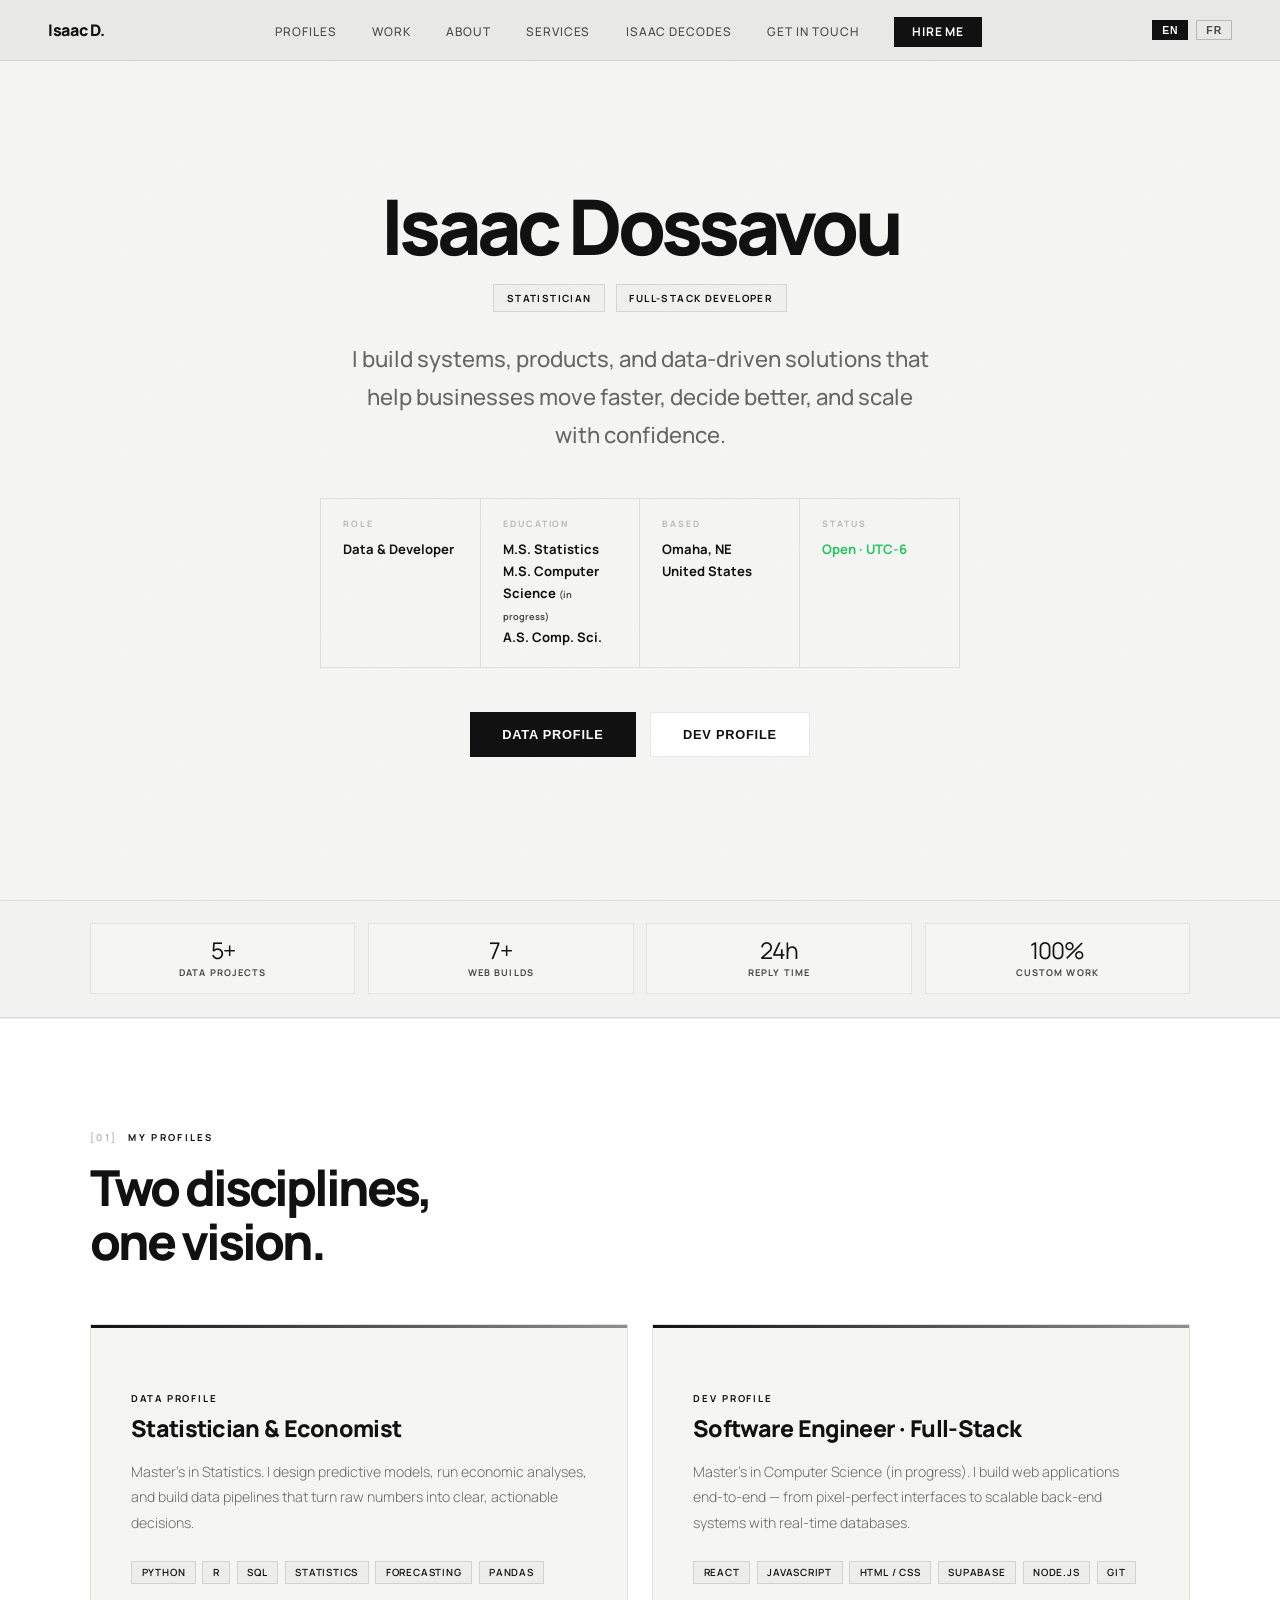
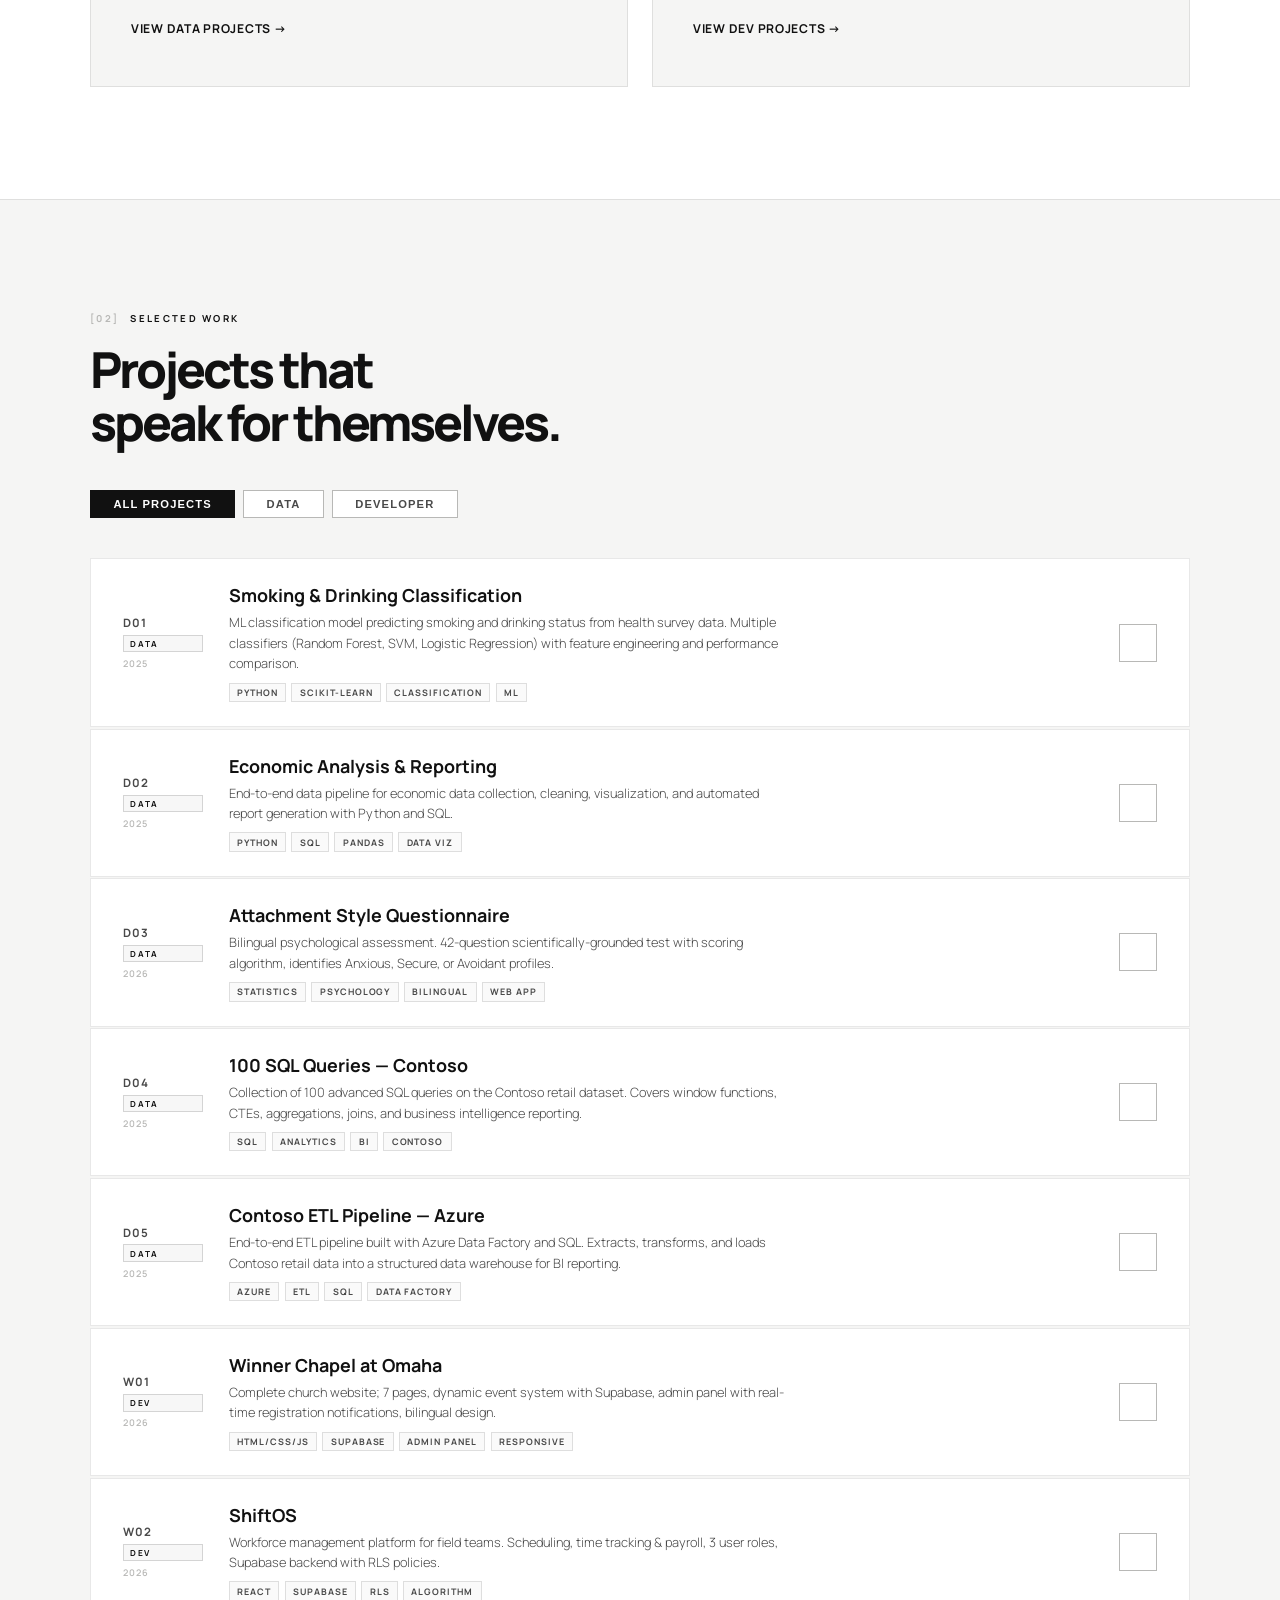
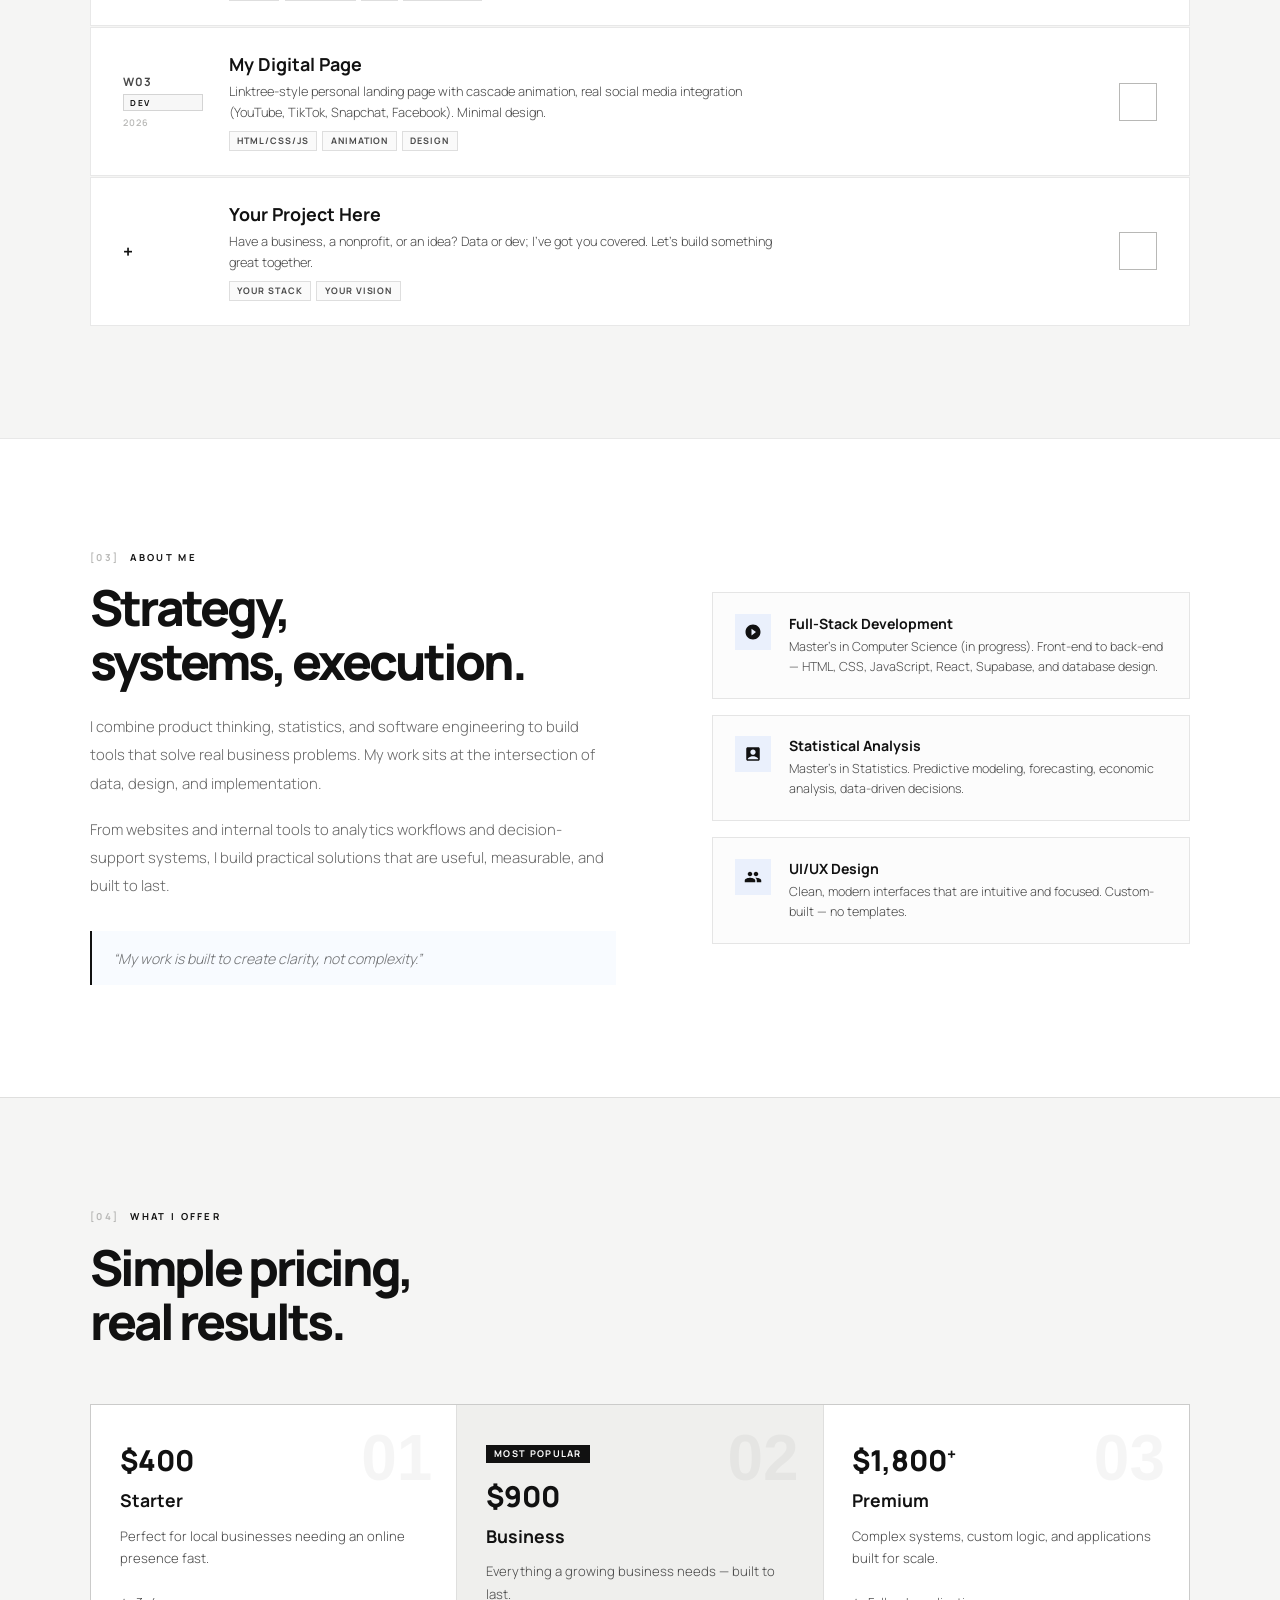
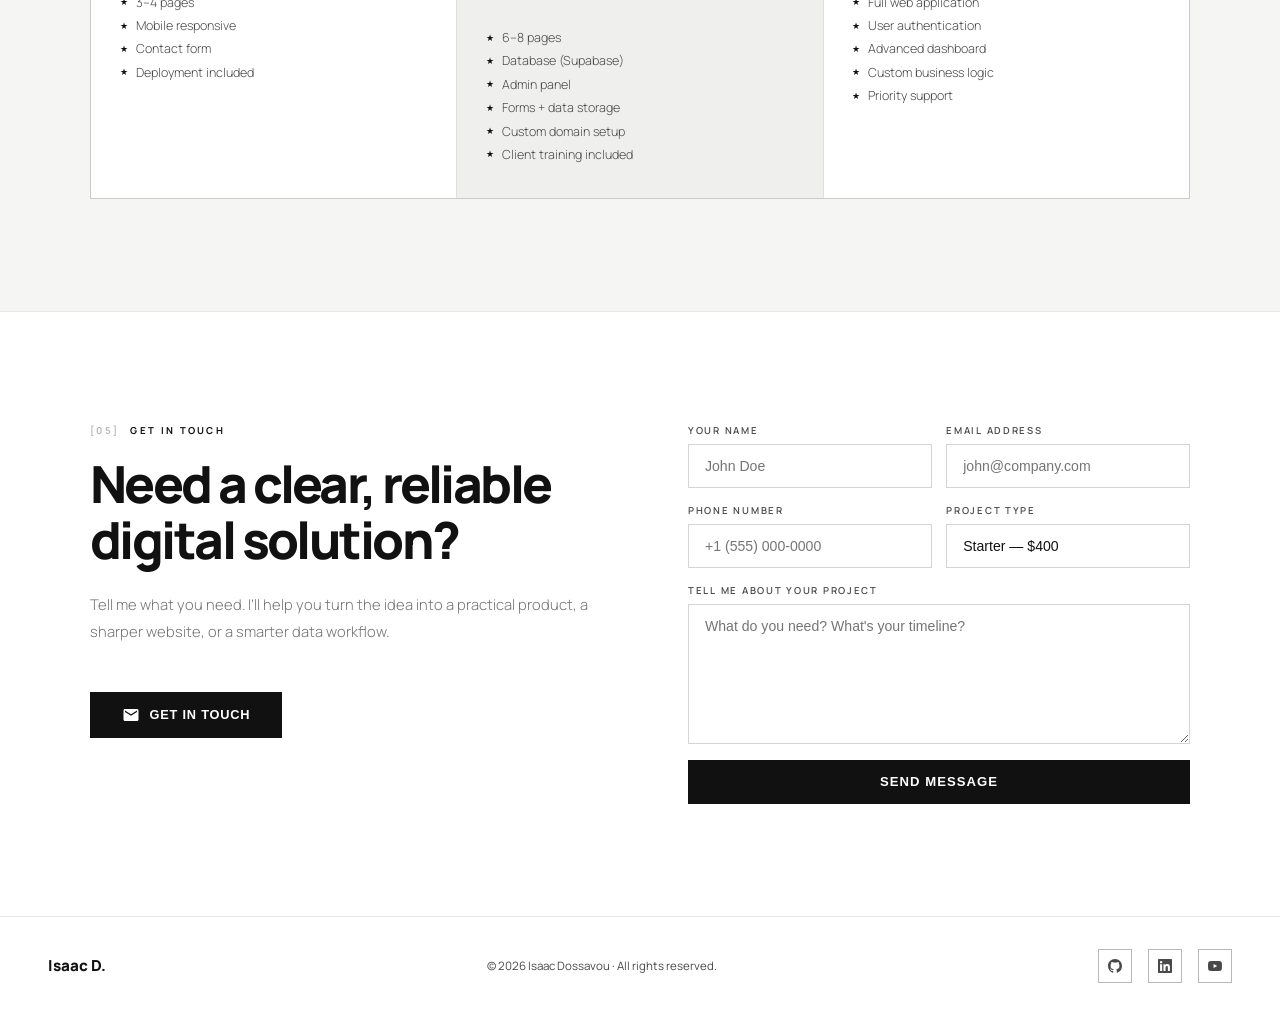
<file: index.html>
<!DOCTYPE html>
<html lang="en">
<head>
  <meta charset="UTF-8"/>
  <meta name="viewport" content="width=device-width, initial-scale=1.0"/>
  <title>Isaac Dossavou — Statistician & Full-Stack Developer</title>
  <!-- SEO -->
  <meta name="description" content="Isaac Dossavou — Full-Stack Developer and Statistician based in Omaha, NE, pursuing a Master's in Computer Science and holding a Master's in Statistics. I build data systems, predictive models, and web applications that turn complex problems into clear decisions."/>
  <meta name="keywords" content="Isaac Dossavou, Full-Stack Developer, Statistician, Economist, Computer Scientist, Omaha Nebraska, Data Scientist, Web Developer, Software Engineer"/>
  <meta name="author" content="Isaac Dossavou"/>
  <meta name="robots" content="index, follow"/>
  <link rel="canonical" href="https://isaacdossavou.com/"/>

  <!-- Open Graph -->
  <meta property="og:type" content="website"/>
  <meta property="og:url" content="https://isaacdossavou.com/"/>
  <meta property="og:title" content="Isaac Dossavou — Statistician &amp; Full-Stack Developer"/>
  <meta property="og:description" content="Full-Stack Developer and Statistician based in Omaha, NE, pursuing a Master's in Computer Science and holding a Master's in Statistics. I build data systems and software that turn complex problems into clear decisions."/>
  <meta property="og:image" content="https://isaacdossavou.com/images/Profile%20photos%20linkedin.JPG"/>
  <meta property="og:locale" content="en_US"/>
  <meta property="og:site_name" content="Isaac Dossavou Portfolio"/>

  <!-- Twitter / X Card -->
  <meta name="twitter:card" content="summary_large_image"/>
  <meta name="twitter:title" content="Isaac Dossavou — Statistician &amp; Full-Stack Developer"/>
  <meta name="twitter:description" content="Full-Stack Developer and Statistician based in Omaha, NE, pursuing a Master's in Computer Science and holding a Master's in Statistics. I build data systems and software that turn complex problems into clear decisions."/>
  <meta name="twitter:image" content="https://isaacdossavou.com/images/Profile%20photos%20linkedin.JPG"/>

  <!-- JSON-LD structured data (Google rich results) -->
  <script type="application/ld+json">
  {
    "@context": "https://schema.org",
    "@type": "Person",
    "name": "Isaac Dossavou",
    "url": "https://isaacdossavou.com",
    "image": "https://isaacdossavou.com/images/Profile%20photos%20linkedin.JPG",
    "email": "isaacdossavou@gmail.com",
    "jobTitle": "Full-Stack Developer & Statistician",
    "description": "Full-Stack Developer and Statistician based in Omaha, NE, pursuing a Master's in Computer Science and holding a Master's in Statistics. I build data systems and software that turn complex problems into clear decisions.",
    "alumniOf": [
      { "@type": "EducationalOrganization", "name": "M.S. Statistics" }
    ],
    "address": {
      "@type": "PostalAddress",
      "addressLocality": "Omaha",
      "addressRegion": "NE",
      "addressCountry": "US"
    },
    "sameAs": [
      "https://www.linkedin.com/in/isaac-dossavou-1970b8191",
      "https://github.com/alowakin",
      "https://www.youtube.com/@IsaacDecodes",
      "https://www.tiktok.com/@isaacdecodes"
    ]
  }
  </script>

  <link rel="preconnect" href="https://fonts.googleapis.com">
  <link rel="preconnect" href="https://fonts.gstatic.com" crossorigin>
  <link href="https://fonts.googleapis.com/css2?family=Manrope:wght@300;400;500;600;700;800&display=swap" rel="stylesheet">
  <link rel="icon" type="image/png" href="/images/logo.png"/>
  <link rel="stylesheet" href="portfolio-isaac.css"/>

  <!-- Google Analytics -->
  <script async src="https://www.googletagmanager.com/gtag/js?id=G-40WDWV9N1D"></script>
  <script>
    window.dataLayer = window.dataLayer || [];
    function gtag(){dataLayer.push(arguments);}
    gtag('js', new Date());
    gtag('config', 'G-40WDWV9N1D');
  </script>

</head>
<body>

<!-- NAV -->
<nav>
  <a href="#" class="nav-logo">Isaac <em>D.</em></a>
  <ul class="nav-links">
    <li><a href="#profiles" data-en="Profiles" data-fr="Profils">Profiles</a></li>
    <li><a href="#projects" data-en="Work" data-fr="Travaux">Work</a></li>
    <li><a href="#about" data-en="About" data-fr="À propos">About</a></li>
    <li><a href="#services" data-en="Services" data-fr="Services">Services</a></li>
    <li><a href="digital-page.html" data-en="Isaac Decodes" data-fr="Isaac Decodes">Isaac Decodes</a></li>
    <li><a href="get-in-touch.html" data-en="Get in touch" data-fr="Prendre contact">Get in touch</a></li>
    <li><a href="#contact" class="nav-cta" data-en="Hire Me" data-fr="Me contacter">Hire Me</a></li>
  </ul>
  <div class="lang-toggle">
    <button class="lang-btn active" onclick="setLang('en')">EN</button>
    <button class="lang-btn" onclick="setLang('fr')">FR</button>
  </div>
  <button class="hamburger" id="hamburger" onclick="toggleMobileMenu()" aria-label="Menu">
    <span></span><span></span><span></span>
  </button>
</nav>

<!-- MOBILE MENU -->
<div class="mobile-menu" id="mobileMenu">
  <ul>
    <li><a href="#profiles"      onclick="closeMobileMenu()" data-en="Profiles"     data-fr="Profils">Profiles</a></li>
    <li><a href="#projects"      onclick="closeMobileMenu()" data-en="Work"          data-fr="Travaux">Work</a></li>
    <li><a href="#about"         onclick="closeMobileMenu()" data-en="About"         data-fr="À propos">About</a></li>
    <li><a href="#services"      onclick="closeMobileMenu()" data-en="Services"      data-fr="Services">Services</a></li>
    <li><a href="get-in-touch.html" onclick="closeMobileMenu()" data-en="Get in Touch" data-fr="Prendre contact">Get in touch</a></li>
    <li><a href="digital-page.html" onclick="closeMobileMenu()" data-en="Isaac Decodes" data-fr="Isaac Decodes">Isaac Decodes</a></li>
  </ul>
  <a href="#contact" class="mob-cta" onclick="closeMobileMenu()" data-en="Hire Me" data-fr="Me contacter">Hire Me</a>
  <div class="mob-lang">
    <button id="mob-btn-en" class="active" onclick="setLang('en');closeMobileMenu()">EN</button>
    <button id="mob-btn-fr" onclick="setLang('fr');closeMobileMenu()">FR</button>
  </div>
</div>

<!-- ══ HERO ══ -->
<section class="hero" id="home">
  <div class="hero-inner">

    <!-- Name -->
    <h1 class="hero-name">Isaac Dossavou</h1>

    <!-- Role badges -->
    <div class="hero-roles">
      <span class="role-badge data-badge" data-en="Statistician" data-fr="Statisticien">Statistician</span>
      <span class="role-badge dev-badge" data-en="Full-Stack Developer" data-fr="Développeur Full-Stack">Full-Stack Developer</span>
    </div>

    <!-- Positioning statement -->
    <p class="hero-statement"
       data-en="I build systems, products, and data-driven solutions that help businesses move faster, decide better, and scale with confidence."
       data-fr="Je conçois des systèmes, des produits et des solutions orientées données qui aident les entreprises à aller plus vite, décider plus vite et évoluer avec confiance.">
      I build systems, products, and data-driven solutions that help businesses move faster, decide better, and scale with confidence.
    </p>

    <!-- Metadata block (bolablg.com-inspired: Role | Education | Location | Status) -->
    <div class="hero-meta">
      <div class="hero-meta-item">
        <span class="meta-label" data-en="Role" data-fr="Rôle">Role</span>
        <span class="meta-val" data-en="Data &amp; Developer" data-fr="Data &amp; Développeur">Data &amp; Developer</span>
      </div>
      <div class="hero-meta-item">
        <span class="meta-label" data-en="Education" data-fr="Formation">Education</span>
        <span class="meta-val">M.S. Statistics<br>M.S. Computer Science <em style="color:var(--gray);font-style:normal;font-size:.7em;">(in progress)</em><br>A.S. Comp. Sci.</span>
      </div>
      <div class="hero-meta-item">
        <span class="meta-label" data-en="Based" data-fr="Basé à">Based</span>
        <span class="meta-val">Omaha, NE<br>United States</span>
      </div>
      <div class="hero-meta-item">
        <span class="meta-label" data-en="Status" data-fr="Statut">Status</span>
        <span class="meta-val open" data-en="Open · UTC-6" data-fr="Disponible · UTC-6">Open · UTC-6</span>
      </div>
    </div>

    <!-- CTAs -->
    <div class="hero-actions">
      <a href="#profiles" class="btn-data" onclick="filterProjects('data')">
        <span data-en=" Data Profile" data-fr=" Profil Data"> Data Profile</span>
      </a>
      <a href="#profiles" class="btn-dev" onclick="filterProjects('dev')">
        <span data-en=" Dev Profile" data-fr=" Profil Dev"> Dev Profile</span>
      </a>
    </div>

  </div>
</section>

<!-- ══ VALUE STRIP ══ -->
<section class="value-strip">
  <div class="value-strip-inner reveal">
    <div class="value-item">
      <span class="value-number">5+</span>
      <span class="value-label" data-en="data projects" data-fr="projets data">data projects</span>
    </div>
    <div class="value-item">
      <span class="value-number">7+</span>
      <span class="value-label" data-en="web builds" data-fr="sites web">web builds</span>
    </div>
    <div class="value-item">
      <span class="value-number">24h</span>
      <span class="value-label" data-en="reply time" data-fr="réponse">reply time</span>
    </div>
    <div class="value-item">
      <span class="value-number">100%</span>
      <span class="value-label" data-en="custom work" data-fr="sur mesure">custom work</span>
    </div>
  </div>
</section>

<!-- ══ [01] PROFILES ══ -->
<section class="profiles section" id="profiles">
  <div class="section-inner">
    <div class="section-tag reveal">
      <span class="st-num">[01]</span>
      <span class="st-label" data-en="My Profiles" data-fr="Mes profils">My Profiles</span>
    </div>
    <h2 class="section-heading reveal">
      <span data-en="Two disciplines," data-fr="Deux disciplines,">Two disciplines,</span><br/>
      <span class="hl" data-en="one vision." data-fr="une vision.">one vision.</span>
    </h2>

    <div class="profiles-grid reveal" style="transition-delay:.1s">

      <a href="#projects" class="profile-card data-card" onclick="filterProjects('data')">
        <span class="profile-icon"></span>
        <div class="profile-label data-label" data-en="Data Profile" data-fr="Profil Data">Data Profile</div>
        <h3 class="profile-title" data-en="Statistician &amp; Economist" data-fr="Statisticien &amp; Économiste">Statistician &amp; Economist</h3>
        <p class="profile-desc"
           data-en="Master's in Statistics. I design predictive models, run economic analyses, and build data pipelines that turn raw numbers into clear, actionable decisions."
           data-fr="Master en Statistiques. Je conçois des modèles prédictifs, mène des analyses économiques et construis des pipelines de données qui transforment les chiffres bruts en décisions claires.">
          Master's in Statistics. I design predictive models, run economic analyses, and build data pipelines that turn raw numbers into clear, actionable decisions.
        </p>
        <div class="profile-skills">
          <span class="skill-chip data-chip">Python</span>
          <span class="skill-chip data-chip">R</span>
          <span class="skill-chip data-chip">SQL</span>
          <span class="skill-chip data-chip">Statistics</span>
          <span class="skill-chip data-chip">Forecasting</span>
          <span class="skill-chip data-chip">Pandas</span>
        </div>
        <div class="profile-cta" data-en="View Data Projects →" data-fr="Voir projets Data →">View Data Projects →</div>
      </a>

      <a href="#projects" class="profile-card dev-card" onclick="filterProjects('dev')">
        <span class="profile-icon"></span>
        <div class="profile-label dev-label" data-en="Dev Profile" data-fr="Profil Dev">Dev Profile</div>
        <h3 class="profile-title" data-en="Software Engineer · Full-Stack" data-fr="Ingénieur Logiciel · Full-Stack">Software Engineer · Full-Stack</h3>
        <p class="profile-desc"
           data-en="Master's in Computer Science (in progress). I build web applications end-to-end; from pixel-perfect interfaces to scalable back-end systems with real-time databases."
           data-fr="Master en Informatique (en cours). Je construis des applications web de bout en bout ; des interfaces soignées aux systèmes back-end évolutifs avec bases de données temps réel.">
          Master's in Computer Science (in progress). I build web applications end-to-end — from pixel-perfect interfaces to scalable back-end systems with real-time databases.
        </p>
        <div class="profile-skills">
          <span class="skill-chip dev-chip">React</span>
          <span class="skill-chip dev-chip">JavaScript</span>
          <span class="skill-chip dev-chip">HTML / CSS</span>
          <span class="skill-chip dev-chip">Supabase</span>
          <span class="skill-chip dev-chip">Node.js</span>
          <span class="skill-chip dev-chip">Git</span>
        </div>
        <div class="profile-cta" data-en="View Dev Projects →" data-fr="Voir projets Dev →">View Dev Projects →</div>
      </a>

    </div>
  </div>
</section>

<!-- ══ [02] SELECTED WORK ══ -->
<section class="projects section" id="projects">
  <div class="section-inner">
    <div class="section-tag reveal">
      <span class="st-num">[02]</span>
      <span class="st-label" data-en="Selected Work" data-fr="Travaux sélectionnés">Selected Work</span>
    </div>
    <h2 class="section-heading reveal">
      <span data-en="Projects that" data-fr="Projets qui">Projects that</span><br/>
      <span class="hl" data-en="speak for themselves." data-fr="parlent d'eux-mêmes.">speak for themselves.</span>
    </h2>

    <div class="filter-tabs reveal" style="transition-delay:.05s">
      <button class="filter-btn active-all" data-filter="all" onclick="filterProjects('all')">
        <span data-en="All Projects" data-fr="Tous les projets">All Projects</span>
      </button>
      <button class="filter-btn" data-filter="data" onclick="filterProjects('data')">
        <span data-en=" Data" data-fr=" Data"> Data</span>
      </button>
      <button class="filter-btn" data-filter="dev" onclick="filterProjects('dev')">
        <span data-en=" Developer" data-fr=" Développeur"> Developer</span>
      </button>
    </div>

    <div class="projects-grid reveal" style="transition-delay:.12s">

      <!-- DATA PROJECTS -->
      <a href="https://github.com/alowakin/ClassificationSmokingAndDrink" target="_blank" rel="noopener" class="project-row" data-category="data">
        <div class="project-num">
          <span class="num-tag">D01</span>
          <span class="cat-tag data" data-en="Data" data-fr="Data">Data</span>
          <span class="proj-year">2025</span>
        </div>
        <div class="project-info">
          <div class="project-title" data-en="Smoking &amp; Drinking Classification" data-fr="Classification Tabac &amp; Alcool">Smoking &amp; Drinking Classification</div>
          <div class="project-desc" data-en="ML classification model predicting smoking and drinking status from health survey data. Multiple classifiers (Random Forest, SVM, Logistic Regression) with feature engineering and performance comparison." data-fr="Modèle de classification ML prédisant les comportements tabac/alcool à partir de données de santé. Comparaison de plusieurs classifieurs avec ingénierie des variables.">ML classification model predicting smoking and drinking status from health survey data. Multiple classifiers (Random Forest, SVM, Logistic Regression) with feature engineering and performance comparison.</div>
          <div class="project-tags">
            <span class="project-tag">Python</span><span class="project-tag">Scikit-learn</span>
            <span class="project-tag">Classification</span><span class="project-tag">ML</span>
          </div>
        </div>
        <div class="project-arrow"><svg viewBox="0 0 24 24"><path d="M7 17L17 7M17 7H7M17 7v10"/></svg></div>
      </a>

      <a href="#" class="project-row" data-category="data">
        <div class="project-num">
          <span class="num-tag">D02</span>
          <span class="cat-tag data" data-en="Data" data-fr="Data">Data</span>
          <span class="proj-year">2025</span>
        </div>
        <div class="project-info">
          <div class="project-title" data-en="Economic Analysis &amp; Reporting" data-fr="Analyse Économique &amp; Rapports">Economic Analysis &amp; Reporting</div>
          <div class="project-desc" data-en="End-to-end data pipeline for economic data collection, cleaning, visualization, and automated report generation with Python and SQL." data-fr="Pipeline data complet pour données économiques collecte, nettoyage, visualisation et génération automatisée de rapports avec Python et SQL.">End-to-end data pipeline for economic data collection, cleaning, visualization, and automated report generation with Python and SQL.</div>
          <div class="project-tags">
            <span class="project-tag">Python</span><span class="project-tag">SQL</span>
            <span class="project-tag">Pandas</span><span class="project-tag">Data Viz</span>
          </div>
        </div>
        <div class="project-arrow"><svg viewBox="0 0 24 24"><path d="M7 17L17 7M17 7H7M17 7v10"/></svg></div>
      </a>

      <a href="attachment-test.html" class="project-row" data-category="data">
        <div class="project-num">
          <span class="num-tag">D03</span>
          <span class="cat-tag data" data-en="Data" data-fr="Data">Data</span>
          <span class="proj-year">2026</span>
        </div>
        <div class="project-info">
          <div class="project-title" data-en="Attachment Style Questionnaire" data-fr="Questionnaire Style d'Attachement">Attachment Style Questionnaire</div>
          <div class="project-desc" data-en="Bilingual psychological assessment. 42-question scientifically-grounded test with scoring algorithm; identifies Anxious, Secure, or Avoidant profiles." data-fr="Évaluation psychologique bilingue. Test de 42 questions fondé scientifiquement avec algorithme de scoring identifie les profils Anxieux, Confiant ou Évitant.">Bilingual psychological assessment. 42-question scientifically-grounded test with scoring algorithm, identifies Anxious, Secure, or Avoidant profiles.</div>
          <div class="project-tags">
            <span class="project-tag">Statistics</span><span class="project-tag">Psychology</span>
            <span class="project-tag">Bilingual</span><span class="project-tag">Web App</span>
          </div>
        </div>
        <div class="project-arrow"><svg viewBox="0 0 24 24"><path d="M7 17L17 7M17 7H7M17 7v10"/></svg></div>
      </a>

      <a href="https://github.com/alowakin/100-sql-query-contoso" target="_blank" rel="noopener" class="project-row" data-category="data">
        <div class="project-num">
          <span class="num-tag">D04</span>
          <span class="cat-tag data" data-en="Data" data-fr="Data">Data</span>
          <span class="proj-year">2025</span>
        </div>
        <div class="project-info">
          <div class="project-title" data-en="100 SQL Queries — Contoso" data-fr="100 Requêtes SQL — Contoso">100 SQL Queries — Contoso</div>
          <div class="project-desc" data-en="Collection of 100 advanced SQL queries on the Contoso retail dataset. Covers window functions, CTEs, aggregations, joins, and business intelligence reporting." data-fr="Collection de 100 requêtes SQL avancées sur le dataset Contoso. Couvre les fonctions fenêtres, CTEs, agrégations, jointures et rapports BI.">Collection of 100 advanced SQL queries on the Contoso retail dataset. Covers window functions, CTEs, aggregations, joins, and business intelligence reporting.</div>
          <div class="project-tags">
            <span class="project-tag">SQL</span><span class="project-tag">Analytics</span>
            <span class="project-tag">BI</span><span class="project-tag">Contoso</span>
          </div>
        </div>
        <div class="project-arrow"><svg viewBox="0 0 24 24"><path d="M7 17L17 7M17 7H7M17 7v10"/></svg></div>
      </a>

      <a href="https://github.com/alowakin/Contoso-ETL-Pipeline-with-Azure-Data-Factory-and-SQL" target="_blank" rel="noopener" class="project-row" data-category="data">
        <div class="project-num">
          <span class="num-tag">D05</span>
          <span class="cat-tag data" data-en="Data" data-fr="Data">Data</span>
          <span class="proj-year">2025</span>
        </div>
        <div class="project-info">
          <div class="project-title" data-en="Contoso ETL Pipeline — Azure" data-fr="Pipeline ETL Contoso — Azure">Contoso ETL Pipeline — Azure</div>
          <div class="project-desc" data-en="End-to-end ETL pipeline built with Azure Data Factory and SQL. Extracts, transforms, and loads Contoso retail data into a structured data warehouse for BI reporting." data-fr="Pipeline ETL complet avec Azure Data Factory et SQL. Extrait, transforme et charge les données Contoso dans un entrepôt structuré pour le reporting BI.">End-to-end ETL pipeline built with Azure Data Factory and SQL. Extracts, transforms, and loads Contoso retail data into a structured data warehouse for BI reporting.</div>
          <div class="project-tags">
            <span class="project-tag">Azure</span><span class="project-tag">ETL</span>
            <span class="project-tag">SQL</span><span class="project-tag">Data Factory</span>
          </div>
        </div>
        <div class="project-arrow"><svg viewBox="0 0 24 24"><path d="M7 17L17 7M17 7H7M17 7v10"/></svg></div>
      </a>

      <!-- DEV PROJECTS -->
      <a href="https://alowakin.github.io/winners-chapel-omaha/" target="_blank" rel="noopener" class="project-row" data-category="dev">
        <div class="project-num">
          <span class="num-tag">W01</span>
          <span class="cat-tag dev" data-en="Dev" data-fr="Dev">Dev</span>
          <span class="proj-year">2026</span>
        </div>
        <div class="project-info">
          <div class="project-title" data-en="Winner Chapel at Omaha" data-fr="Winner Chapel à Omaha">Winner Chapel at Omaha</div>
          <div class="project-desc" data-en="Complete church website — 7 pages, dynamic event system with Supabase, admin panel with real-time registration notifications, bilingual design." data-fr="Site complet pour une église ; 7 pages, système d'événements dynamique avec Supabase, panneau admin avec notifications en temps réel, design bilingue.">Complete church website; 7 pages, dynamic event system with Supabase, admin panel with real-time registration notifications, bilingual design.</div>
          <div class="project-tags">
            <span class="project-tag">HTML/CSS/JS</span><span class="project-tag">Supabase</span>
            <span class="project-tag">Admin Panel</span><span class="project-tag">Responsive</span>
          </div>
        </div>
        <div class="project-arrow"><svg viewBox="0 0 24 24"><path d="M7 17L17 7M17 7H7M17 7v10"/></svg></div>
      </a>

      <a href="https://shift-os.app" target="_blank" rel="noopener" class="project-row" data-category="dev">
        <div class="project-num">
          <span class="num-tag">W02</span>
          <span class="cat-tag dev" data-en="Dev" data-fr="Dev">Dev</span>
          <span class="proj-year">2026</span>
        </div>
        <div class="project-info">
          <div class="project-title">ShiftOS</div>
          <div class="project-desc" data-en="Workforce management platform for field teams. Scheduling, time tracking &amp; payroll, 3 user roles, Supabase backend with RLS policies." data-fr="Plateforme de gestion des effectifs pour équipes terrain. Planning, pointage &amp; paie, 3 rôles, backend Supabase avec politiques RLS.">Workforce management platform for field teams. Scheduling, time tracking &amp; payroll, 3 user roles, Supabase backend with RLS policies.</div>
          <div class="project-tags">
            <span class="project-tag">React</span><span class="project-tag">Supabase</span>
            <span class="project-tag">RLS</span><span class="project-tag">Algorithm</span>
          </div>
        </div>
        <div class="project-arrow"><svg viewBox="0 0 24 24"><path d="M7 17L17 7M17 7H7M17 7v10"/></svg></div>
      </a>

      <a href="digital-page.html" class="project-row" data-category="dev">
        <div class="project-num">
          <span class="num-tag">W03</span>
          <span class="cat-tag dev" data-en="Dev" data-fr="Dev">Dev</span>
          <span class="proj-year">2026</span>
        </div>
        <div class="project-info">
          <div class="project-title" data-en="My Digital Page" data-fr="Ma Page Digitale">My Digital Page</div>
          <div class="project-desc" data-en="Linktree-style personal landing page with cascade animation, real social media integration (YouTube, TikTok, Snapchat, Facebook). Minimal design." data-fr="Page personnelle style Linktree avec animation en cascade, vrais liens réseaux sociaux (YouTube, TikTok, Snapchat, Facebook). Design minimal.">Linktree-style personal landing page with cascade animation, real social media integration (YouTube, TikTok, Snapchat, Facebook). Minimal design.</div>
          <div class="project-tags">
            <span class="project-tag">HTML/CSS/JS</span><span class="project-tag">Animation</span>
            <span class="project-tag">Design</span>
          </div>
        </div>
        <div class="project-arrow"><svg viewBox="0 0 24 24"><path d="M7 17L17 7M17 7H7M17 7v10"/></svg></div>
      </a>

      <!-- CTA ROW -->
      <a href="#contact" class="project-row cta-row">
        <div class="project-num">
          <span class="num-tag" style="color:var(--accent); font-size:1.1rem">+</span>
        </div>
        <div class="project-info">
          <div class="project-title" data-en="Your Project Here" data-fr="Votre projet ici">Your Project Here</div>
          <div class="project-desc" data-en="Have a business, a nonprofit, or an idea? Data or dev; I've got you covered. Let's build something great together." data-fr="Vous avez une entreprise, une association ou une idée ? Data ou dev ; je suis là. Construisons quelque chose de grand ensemble.">Have a business, a nonprofit, or an idea? Data or dev; I've got you covered. Let's build something great together.</div>
          <div class="project-tags">
            <span class="project-tag" data-en="Your Stack" data-fr="Votre stack">Your Stack</span>
            <span class="project-tag" data-en="Your Vision" data-fr="Votre vision">Your Vision</span>
          </div>
        </div>
        <div class="project-arrow"><svg viewBox="0 0 24 24"><path d="M12 5v14M5 12h14"/></svg></div>
      </a>

    </div>
  </div>
</section>

<!-- ══ [03] ABOUT ══ -->
<section class="about section" id="about">
  <div class="about-inner">
    <div class="about-text reveal">
      <div class="section-tag">
        <span class="st-num">[03]</span>
        <span class="st-label" data-en="About Me" data-fr="À propos">About Me</span>
      </div>
      <h2 class="section-heading" style="margin-bottom:1.5rem">
        <span data-en="Strategy," data-fr="Stratégie,">Strategy,</span><br/>
        <span class="hl" data-en="systems, execution." data-fr="systèmes, exécution.">systems, execution.</span>
      </h2>
      <p data-en="I combine product thinking, statistics, and software engineering to build tools that solve real business problems. My work sits at the intersection of data, design, and implementation." data-fr="Je combine la pensée produit, les statistiques et l'ingénierie logicielle pour créer des outils qui résolvent de vrais problèmes métiers. Mon travail se situe à l'intersection des données, du design et de la mise en œuvre.">
        I combine product thinking, statistics, and software engineering to build tools that solve real business problems. My work sits at the intersection of data, design, and implementation.
      </p>
      <p data-en="From websites and internal tools to analytics workflows and decision-support systems, I build practical solutions that are useful, measurable, and built to last." data-fr="Des sites web et outils internes aux workflows analytiques et aux systèmes d’aide à la décision, je conçois des solutions concrètes, utiles, mesurables et durables.">
        From websites and internal tools to analytics workflows and decision-support systems, I build practical solutions that are useful, measurable, and built to last.
      </p>
      <div class="about-highlight" data-en="&ldquo;My work is built to create clarity, not complexity.&rdquo;" data-fr="&ldquo;Mon travail vise à créer de la clarté, pas de la complexité.&rdquo;">
        &ldquo;My work is built to create clarity, not complexity.&rdquo;
      </div>
    </div>
    <div class="about-cards reveal">
      <div class="about-card">
        <div class="about-card-icon">
          <svg viewBox="0 0 24 24"><path d="M12 2C6.48 2 2 6.48 2 12s4.48 10 10 10 10-4.48 10-10S17.52 2 12 2zm-2 14.5v-9l6 4.5-6 4.5z"/></svg>
        </div>
        <div>
          <div class="about-card-title" data-en="Full-Stack Development" data-fr="Développement Full-Stack">Full-Stack Development</div>
          <div class="about-card-desc" data-en="Master's in Computer Science (in progress). Front-end to back-end — HTML, CSS, JavaScript, React, Supabase, and database design." data-fr="Master en Informatique (en cours). Du front-end au back-end — HTML, CSS, JavaScript, React, Supabase et conception de bases de données.">Master's in Computer Science (in progress). Front-end to back-end — HTML, CSS, JavaScript, React, Supabase, and database design.</div>
        </div>
      </div>
      <div class="about-card">
        <div class="about-card-icon">
          <svg viewBox="0 0 24 24"><path d="M19 3H5c-1.1 0-2 .9-2 2v14c0 1.1.9 2 2 2h14c1.1 0 2-.9 2-2V5c0-1.1-.9-2-2-2zm-7 3c1.93 0 3.5 1.57 3.5 3.5S13.93 13 12 13s-3.5-1.57-3.5-3.5S10.07 6 12 6zm7 13H5v-.23c0-.62.28-1.2.76-1.58C7.47 15.82 9.64 15 12 15s4.53.82 6.24 2.19c.48.38.76.97.76 1.58V19z"/></svg>
        </div>
        <div>
          <div class="about-card-title" data-en="Statistical Analysis" data-fr="Analyse Statistique">Statistical Analysis</div>
          <div class="about-card-desc" data-en="Master's in Statistics. Predictive modeling, forecasting, economic analysis, data-driven decisions." data-fr="Master en Statistiques. Modélisation prédictive, prévision, analyse économique, décisions orientées données.">Master's in Statistics. Predictive modeling, forecasting, economic analysis, data-driven decisions.</div>
        </div>
      </div>
      <div class="about-card">
        <div class="about-card-icon">
          <svg viewBox="0 0 24 24"><path d="M16 11c1.66 0 2.99-1.34 2.99-3S17.66 5 16 5c-1.66 0-3 1.34-3 3s1.34 3 3 3zm-8 0c1.66 0 2.99-1.34 2.99-3S9.66 5 8 5C6.34 5 5 6.34 5 8s1.34 3 3 3zm0 2c-2.33 0-7 1.17-7 3.5V19h14v-2.5c0-2.33-4.67-3.5-7-3.5zm8 0c-.29 0-.62.02-.97.05 1.16.84 1.97 1.97 1.97 3.45V19h6v-2.5c0-2.33-4.67-3.5-7-3.5z"/></svg>
        </div>
        <div>
          <div class="about-card-title" data-en="UI/UX Design" data-fr="Design UI/UX">UI/UX Design</div>
          <div class="about-card-desc" data-en="Clean, modern interfaces that are intuitive and focused. Custom-built — no templates." data-fr="Interfaces propres et modernes, intuitives et focalisées. Construit sur mesure ; pas de templates.">Clean, modern interfaces that are intuitive and focused. Custom-built — no templates.</div>
        </div>
      </div>
    </div>
  </div>
</section>

<!-- ══ [04] SERVICES ══ -->
<section class="services section" id="services">
  <div class="section-inner">
    <div class="section-tag reveal">
      <span class="st-num">[04]</span>
      <span class="st-label" data-en="What I Offer" data-fr="Ce que je propose">What I Offer</span>
    </div>
    <h2 class="section-heading reveal">
      <span data-en="Simple pricing," data-fr="Tarifs simples,">Simple pricing,</span><br/>
      <span class="hl" data-en="real results." data-fr="vrais résultats.">real results.</span>
    </h2>
    <div class="services-grid reveal" style="transition-delay:.1s">

      <div class="service-card" data-num="01">
        <div class="service-price">$400</div>
        <div class="service-name" data-en="Starter" data-fr="Démarrage">Starter</div>
        <div class="service-desc" data-en="Perfect for local businesses needing an online presence fast." data-fr="Parfait pour les entreprises locales qui ont besoin d'une présence en ligne rapidement.">Perfect for local businesses needing an online presence fast.</div>
        <ul class="service-features">
          <li data-en="3–4 pages" data-fr="3–4 pages">3–4 pages</li>
          <li data-en="Mobile responsive" data-fr="Adapté mobile">Mobile responsive</li>
          <li data-en="Contact form" data-fr="Formulaire de contact">Contact form</li>
          <li data-en="Deployment included" data-fr="Déploiement inclus">Deployment included</li>
        </ul>
      </div>

      <div class="service-card featured" data-num="02">
        <span class="featured-badge" data-en="Most Popular" data-fr="Le plus demandé">Most Popular</span>
        <div class="service-price">$900</div>
        <div class="service-name" data-en="Business" data-fr="Business">Business</div>
        <div class="service-desc" data-en="Everything a growing business needs — built to last." data-fr="Tout ce dont une entreprise en croissance a besoin — conçu pour durer.">Everything a growing business needs — built to last.</div>
        <ul class="service-features">
          <li data-en="6–8 pages" data-fr="6–8 pages">6–8 pages</li>
          <li data-en="Database (Supabase)" data-fr="Base de données (Supabase)">Database (Supabase)</li>
          <li data-en="Admin panel" data-fr="Panneau admin">Admin panel</li>
          <li data-en="Forms + data storage" data-fr="Formulaires + données">Forms + data storage</li>
          <li data-en="Custom domain setup" data-fr="Configuration domaine">Custom domain setup</li>
          <li data-en="Client training included" data-fr="Formation client incluse">Client training included</li>
        </ul>
      </div>

      <div class="service-card" data-num="03">
        <div class="service-price">$1,800<sup style="font-size:1rem">+</sup></div>
        <div class="service-name">Premium</div>
        <div class="service-desc" data-en="Complex systems, custom logic, and applications built for scale." data-fr="Systèmes complexes, logique personnalisée et applications conçues pour évoluer.">Complex systems, custom logic, and applications built for scale.</div>
        <ul class="service-features">
          <li data-en="Full web application" data-fr="Application web complète">Full web application</li>
          <li data-en="User authentication" data-fr="Authentification utilisateurs">User authentication</li>
          <li data-en="Advanced dashboard" data-fr="Dashboard avancé">Advanced dashboard</li>
          <li data-en="Custom business logic" data-fr="Logique métier sur mesure">Custom business logic</li>
          <li data-en="Priority support" data-fr="Support prioritaire">Priority support</li>
        </ul>
      </div>

    </div>
  </div>
</section>

<!-- ══ [05] CONTACT ══ -->
<section class="contact section" id="contact">
  <div class="contact-inner">
    <div class="contact-left reveal">
      <div class="section-tag">
        <span class="st-num">[05]</span>
        <span class="st-label" data-en="Get in Touch" data-fr="Me contacter">Get in Touch</span>
      </div>
      <h2>
        <span data-en="Need a clear, reliable" data-fr="Besoin d'une solution claire et fiable">Need a clear, reliable</span><br/>
        <span data-en="digital solution?" data-fr="pour votre présence digitale ?">digital solution?</span>
      </h2>
      <p data-en="Tell me what you need. I’ll help you turn the idea into a practical product, a sharper website, or a smarter data workflow." data-fr="Dites-moi ce dont vous avez besoin. Je vous aide à transformer l’idée en produit pratique, site plus efficace ou workflow data plus intelligent.">
        Tell me what you need. I’ll help you turn the idea into a practical product, a sharper website, or a smarter data workflow.
      </p>
      <a href="get-in-touch.html" class="btn-data" style="display:inline-flex;align-items:center;gap:.6rem;margin-top:1rem;text-decoration:none;">
        <svg viewBox="0 0 24 24" style="width:18px;height:18px;fill:currentColor"><path d="M20 4H4C2.9 4 2 4.9 2 6v12c0 1.1.9 2 2 2h16c1.1 0 2-.9 2-2V6c0-1.1-.9-2-2-2zm0 4l-8 5-8-5V6l8 5 8-5v2z"/></svg>
        <span data-en="Get in Touch" data-fr="Me contacter">Get in Touch</span>
      </a>
    </div>

    <div class="reveal" style="transition-delay:.15s">
      <div class="contact-form" id="contactForm">
        <div class="cf-row">
          <div class="cf-group">
            <label class="cf-label" data-en="Your Name" data-fr="Votre nom">Your Name</label>
            <input class="cf-input" type="text" id="cfName" placeholder="John Doe" required/>
          </div>
          <div class="cf-group">
            <label class="cf-label" data-en="Email Address" data-fr="Adresse email">Email Address</label>
            <input class="cf-input" type="email" id="cfEmail" placeholder="john@company.com" required/>
          </div>
        </div>

        <div class="cf-row">
          <div class="cf-group">
            <label class="cf-label" data-en="Phone Number" data-fr="Numéro de téléphone">Phone Number</label>
            <input class="cf-input" type="tel" id="cfPhone" placeholder="+1 (555) 000-0000"/>
          </div>
          <div class="cf-group">
            <label class="cf-label" data-en="Project Type" data-fr="Type de projet">Project Type</label>
            <select class="cf-input" id="cfType" style="appearance:none">
              <option data-en="Starter — $400"              data-fr="Démarrage — 400$">Starter — $400</option>
              <option data-en="Business — $900"             data-fr="Business — 900$">Business — $900</option>
              <option data-en="Premium — $1,800+"           data-fr="Premium — 1 800$+">Premium — $1,800+</option>
              <option data-en="Data Analysis / Statistics"  data-fr="Analyse de données / Statistiques">Data Analysis / Statistics</option>
              <option data-en="Not sure yet"                data-fr="Pas encore sûr">Not sure yet</option>
            </select>
          </div>
        </div>

        <div class="cf-group">
          <label class="cf-label" data-en="Tell me about your project" data-fr="Parlez-moi de votre projet">Tell me about your project</label>
          <textarea class="cf-textarea" id="cfMsg" placeholder="What do you need? What's your timeline?" required></textarea>
        </div>

        <button class="cf-submit" onclick="submitContact()" type="button">
          <span data-en="Send Message" data-fr="Envoyer">Send Message</span>
        </button>
      </div>
      <div class="cf-success" id="cfSuccess">
        <strong data-en="Message sent!" data-fr="Message envoyé !">Message sent!</strong><br/>
        <span data-en="I'll get back to you within 24 hours." data-fr="Je vous répondrai dans les 24 heures.">I'll get back to you within 24 hours.</span>
      </div>
    </div>
  </div>
</section>

<!-- FOOTER -->
<footer>
  <a href="#home" class="footer-logo">Isaac <em>D.</em></a>
  <p data-en="© 2025 Isaac Dossavou · All rights reserved." data-fr="© 2026 Isaac Dossavou · Tous droits réservés.">© 2026 Isaac Dossavou · All rights reserved.</p>
  <div class="footer-socials">
    <a href="https://github.com/alowakin" target="_blank" class="footer-social" title="GitHub">
      <svg viewBox="0 0 24 24"><path d="M12 0C5.37 0 0 5.37 0 12c0 5.31 3.435 9.795 8.205 11.385.6.105.825-.255.825-.57 0-.285-.015-1.23-.015-2.235-3.015.555-3.795-.735-4.035-1.41-.135-.345-.72-1.41-1.23-1.695-.42-.225-1.02-.78-.015-.795.945-.015 1.62.87 1.845 1.23 1.08 1.815 2.805 1.305 3.495.99.105-.78.42-1.305.765-1.605-2.67-.3-5.46-1.335-5.46-5.925 0-1.305.465-2.385 1.23-3.225-.12-.3-.54-1.53.12-3.18 0 0 1.005-.315 3.3 1.23.96-.27 1.98-.405 3-.405s2.04.135 3 .405c2.295-1.56 3.3-1.23 3.3-1.23.66 1.65.24 2.88.12 3.18.765.84 1.23 1.905 1.23 3.225 0 4.605-2.805 5.625-5.475 5.925.435.375.81 1.095.81 2.22 0 1.605-.015 2.895-.015 3.3 0 .315.225.69.825.57A12.02 12.02 0 0 0 24 12c0-6.63-5.37-12-12-12z"/></svg>
    </a>
    <a href="https://www.linkedin.com/in/isaac-dossavou-1970b8191" target="_blank" class="footer-social" title="LinkedIn">
      <svg viewBox="0 0 24 24"><path d="M20.447 20.452h-3.554v-5.569c0-1.328-.027-3.037-1.852-3.037-1.853 0-2.136 1.445-2.136 2.939v5.667H9.351V9h3.414v1.561h.046c.477-.9 1.637-1.85 3.37-1.85 3.601 0 4.267 2.37 4.267 5.455v6.286zM5.337 7.433a2.062 2.062 0 0 1-2.063-2.065 2.064 2.064 0 1 1 2.063 2.065zm1.782 13.019H3.555V9h3.564v11.452zM22.225 0H1.771C.792 0 0 .774 0 1.729v20.542C0 23.227.792 24 1.771 24h20.451C23.2 24 24 23.227 24 22.271V1.729C24 .774 23.2 0 22.222 0h.003z"/></svg>
    </a>
    <a href="https://www.youtube.com/@IsaacDecodes" target="_blank" class="footer-social" title="YouTube">
      <svg viewBox="0 0 24 24"><path d="M23.498 6.186a3.016 3.016 0 0 0-2.122-2.136C19.505 3.545 12 3.545 12 3.545s-7.505 0-9.377.505A3.017 3.017 0 0 0 .502 6.186C0 8.07 0 12 0 12s0 3.93.502 5.814a3.016 3.016 0 0 0 2.122 2.136c1.871.505 9.376.505 9.376.505s7.505 0 9.377-.505a3.015 3.015 0 0 0 2.122-2.136C24 15.93 24 12 24 12s0-3.93-.502-5.814zM9.545 15.568V8.432L15.818 12l-6.273 3.568z"/></svg>
    </a>
  </div>
</footer>

<script>
  // ── MOBILE MENU ──
  function toggleMobileMenu() {
    const menu = document.getElementById('mobileMenu');
    const btn  = document.getElementById('hamburger');
    const open = menu.classList.toggle('open');
    btn.classList.toggle('active', open);
    document.body.style.overflow = open ? 'hidden' : '';
  }
  function closeMobileMenu() {
    document.getElementById('mobileMenu').classList.remove('open');
    document.getElementById('hamburger').classList.remove('active');
    document.body.style.overflow = '';
  }

  // ── LANG TOGGLE ──
  let currentLang = 'en';
  function setLang(lang) {
    currentLang = lang;
    document.querySelectorAll('.lang-btn').forEach(b => b.classList.remove('active'));
    document.querySelector(`.lang-btn[onclick="setLang('${lang}')"]`)?.classList.add('active');
    ['en','fr'].forEach(l => {
      const b = document.getElementById(`mob-btn-${l}`);
      if (b) b.classList.toggle('active', l === lang);
    });
    document.querySelectorAll('[data-en]').forEach(el => {
      const text = el.getAttribute('data-' + lang);
      if (text) el.innerHTML = text;
    });
    const ph = {
      en: { name:'John Doe', email:'john@company.com', phone:'+1 (555) 000-0000', msg:"What do you need? What's your timeline?" },
      fr: { name:'Jean Dupont', email:'jean@entreprise.com', phone:'+33 6 00 00 00 00', msg:"De quoi avez-vous besoin ? Quel est votre délai ?" }
    }[lang];
    document.getElementById('cfName').placeholder  = ph.name;
    document.getElementById('cfEmail').placeholder = ph.email;
    document.getElementById('cfPhone').placeholder = ph.phone;
    document.getElementById('cfMsg').placeholder   = ph.msg;
    document.querySelectorAll('select option[data-' + lang + ']').forEach(opt => {
      opt.textContent = opt.getAttribute('data-' + lang);
    });
  }

  // ── PROJECT FILTER ──
  let currentFilter = 'all';
  function filterProjects(category) {
    currentFilter = category;
    document.querySelectorAll('.project-row').forEach(row => {
      const cat = row.dataset.category;
      if (!cat) return;
      row.classList.toggle('hidden', category !== 'all' && cat !== category);
    });
    document.querySelectorAll('.filter-btn').forEach(btn => {
      btn.className = 'filter-btn';
      if (btn.dataset.filter === category) btn.classList.add('active-' + category);
    });
  }

  // ── SCROLL REVEAL ──
  const observer = new IntersectionObserver(entries => {
    entries.forEach(e => { if (e.isIntersecting) e.target.classList.add('visible'); });
  }, { threshold: .1 });
  document.querySelectorAll('.reveal').forEach(el => observer.observe(el));

  // ── CONTACT FORM ──
  async function submitContact() {
    const name  = document.getElementById('cfName').value.trim();
    const email = document.getElementById('cfEmail').value.trim();
    const phone = document.getElementById('cfPhone').value.trim();
    const type  = document.getElementById('cfType').value.trim();
    const msg   = document.getElementById('cfMsg').value.trim();
    if (!name || !email || !msg) {
      alert(currentLang === 'fr' ? 'Veuillez remplir tous les champs.' : 'Please fill in all fields.');
      return;
    }
    const btn = document.querySelector('.cf-submit');
    btn.disabled = true;
    btn.textContent = currentLang === 'fr' ? 'Envoi en cours...' : 'Sending...';
    try {
      const res = await fetch('https://formsubmit.co/ajax/isaacdossavou@gmail.com', {
        method: 'POST',
        headers: { 'Content-Type': 'application/json', 'Accept': 'application/json' },
        body: JSON.stringify({ name, email, phone: phone || 'Non fourni', subject: `[Portfolio] ${type}`, message: msg })
      });
      const data = await res.json();
      if (data.success === 'true' || data.success === true) {
        document.getElementById('contactForm').style.display = 'none';
        document.getElementById('cfSuccess').style.display   = 'block';
      } else { throw new Error(); }
    } catch {
      alert(currentLang === 'fr' ? "Erreur lors de l'envoi. Réessayez." : 'Send failed. Please try again.');
      btn.disabled = false;
      btn.textContent = currentLang === 'fr' ? 'Envoyer' : 'Send Message';
    }
  }
</script>
</body>
</html>
</file>
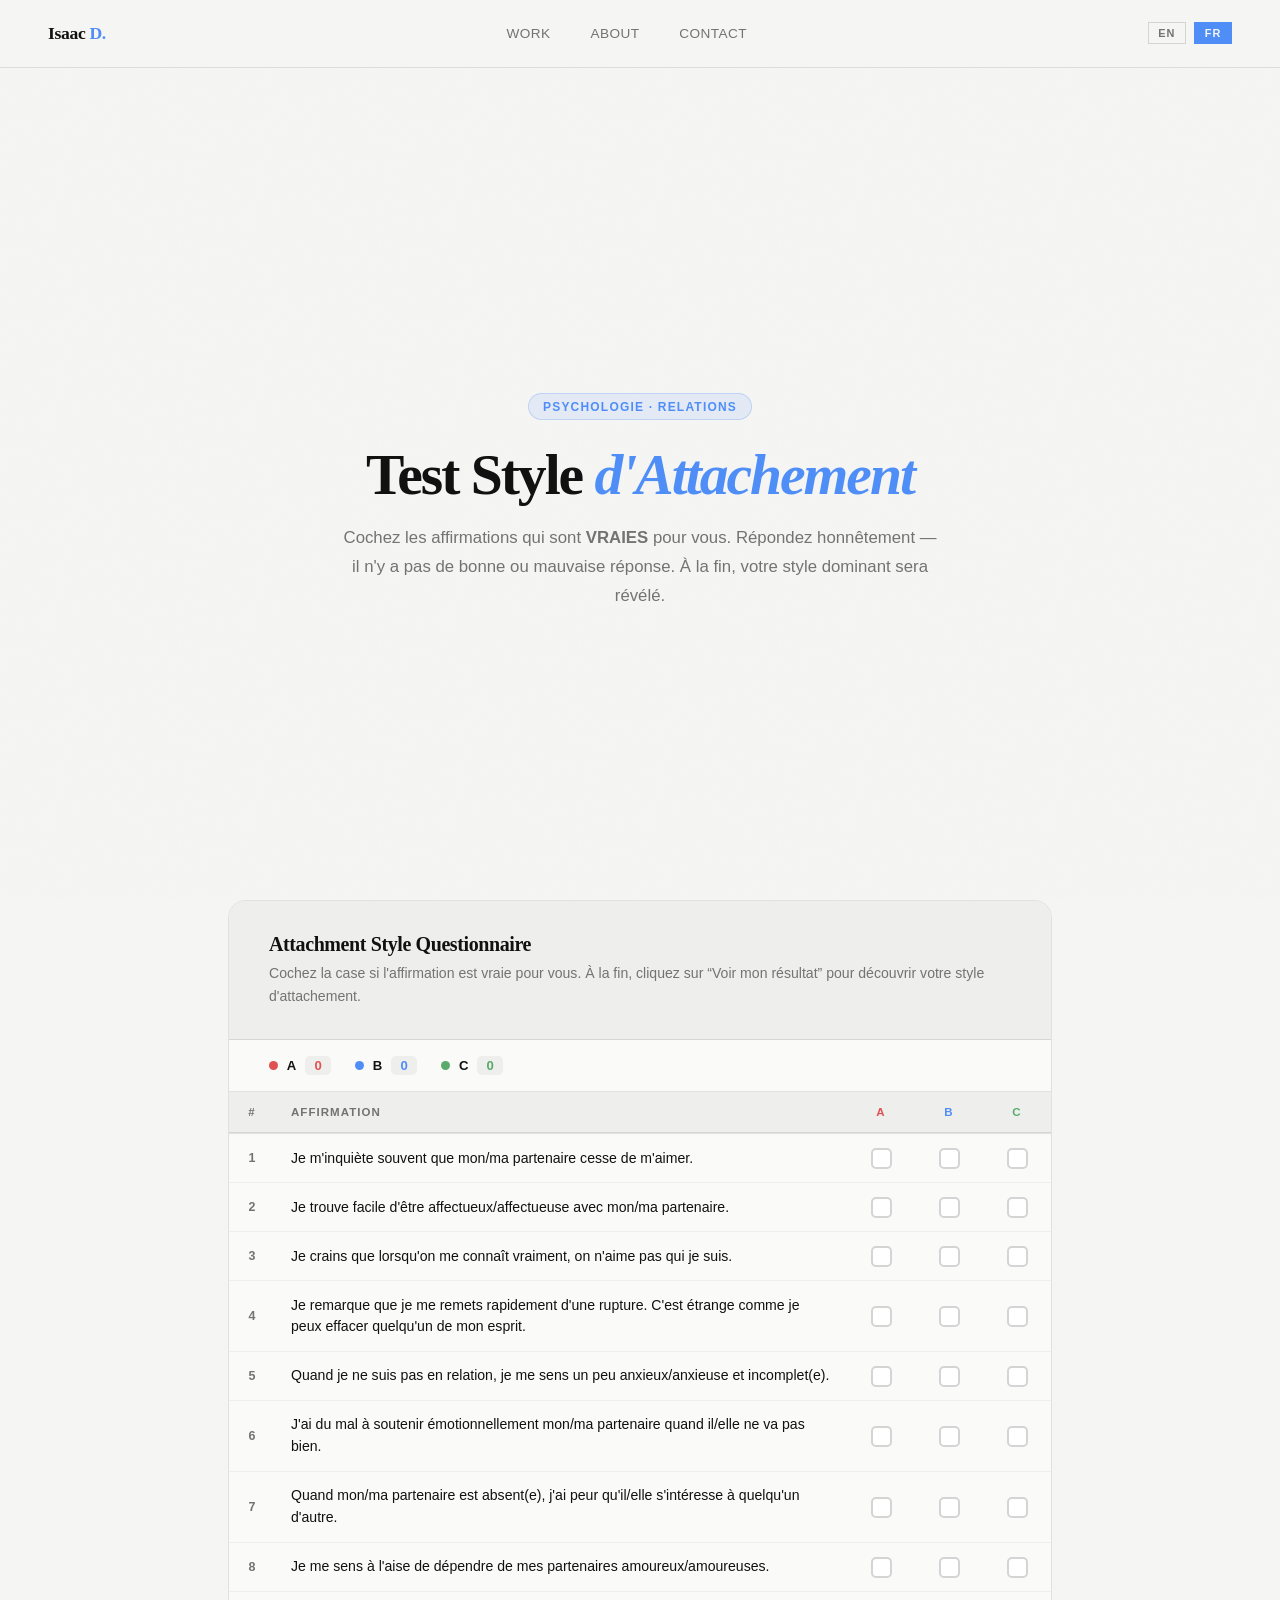
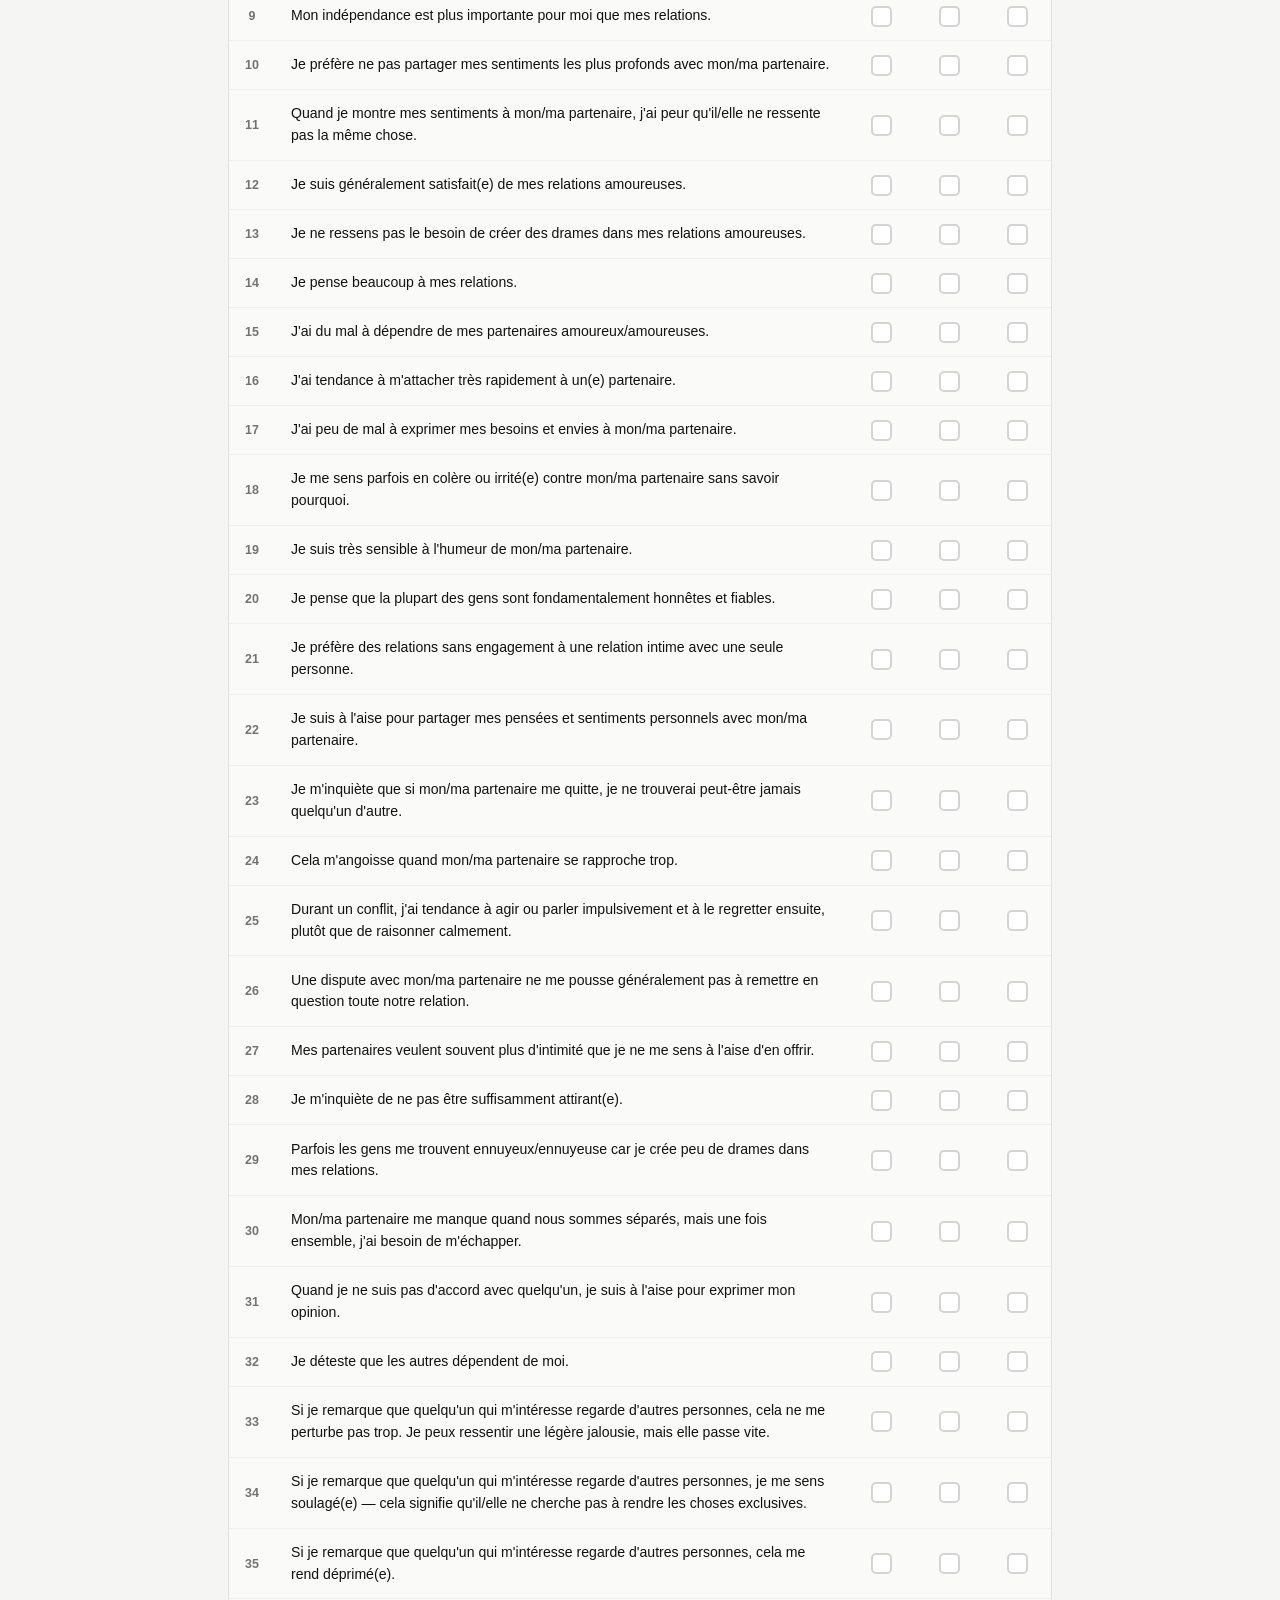
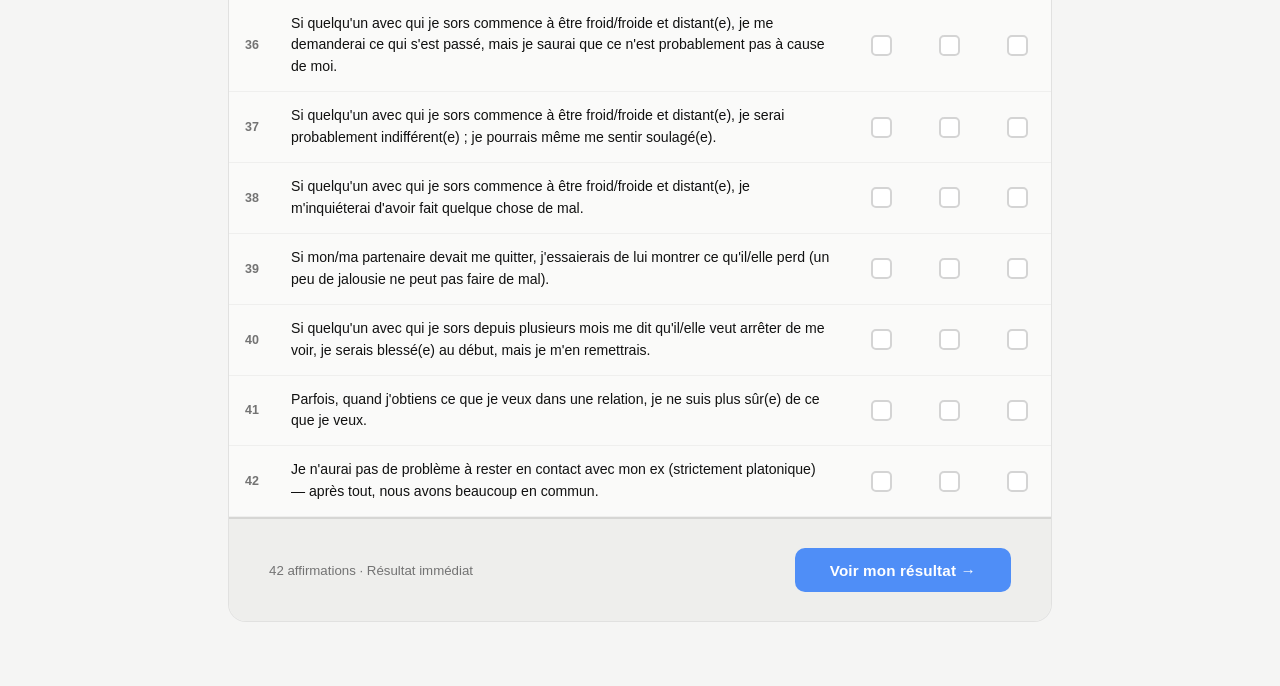
<file: attachment-test.html>
<!DOCTYPE html>
<html lang="fr">
<head>
  <meta charset="UTF-8"/>
  <meta name="viewport" content="width=device-width, initial-scale=1.0"/>
  <title>Test Style d'Attachement / Attachment Style Test — Isaac Dossavou</title>
  <!-- SEO -->
  <meta name="description" content="Test de style d'attachement — 42 questions pour découvrir votre profil (Anxieux, Secure, Évitant). Résultat immédiat. Par Isaac Dossavou."/>
  <meta name="author" content="Isaac Dossavou"/>
  <meta name="robots" content="index, follow"/>
  <link rel="canonical" href="https://isaacdossavou.com/attachment-test.html"/>
  <!-- Open Graph -->
  <meta property="og:type" content="website"/>
  <meta property="og:url" content="https://isaacdossavou.com/attachment-test.html"/>
  <meta property="og:title" content="Test Style d'Attachement — Isaac Dossavou"/>
  <meta property="og:description" content="42 questions pour découvrir votre style d'attachement. Résultat immédiat et gratuit."/>
  <meta property="og:image" content="https://isaacdossavou.com/images/Profile%20photos%20linkedin.JPG"/>
  <meta property="og:site_name" content="Isaac Dossavou Portfolio"/>
  <!-- Twitter / X Card -->
  <meta name="twitter:card" content="summary_large_image"/>
  <meta name="twitter:title" content="Test Style d'Attachement — Isaac Dossavou"/>
  <meta name="twitter:description" content="42 questions pour découvrir votre style d'attachement. Résultat immédiat et gratuit."/>
  <meta name="twitter:image" content="https://isaacdossavou.com/images/Profile%20photos%20linkedin.JPG"/>
  <link href="https://fonts.googleapis.com/css2?family=Inter:wght@300;400;500;600;700&display=swap" rel="stylesheet"/>
  <link rel="icon" type="image/png" href="/images/logo.png"/>
  <link rel="stylesheet" href="portfolio-isaac.css"/>

  <!-- Google Analytics -->
  <script async src="https://www.googletagmanager.com/gtag/js?id=G-40WDWV9N1D"></script>
  <script>
    window.dataLayer = window.dataLayer || [];
    function gtag(){dataLayer.push(arguments);}
    gtag('js', new Date());
    gtag('config', 'G-40WDWV9N1D');
  </script>

  <style>
    :root {
      --bg:    #f5f5f4;
      --bg2:   #fafaf9;
      --bg3:   #eeeeec;
      --line:  rgba(0,0,0,.1);
      --accent:#4f8ef7;
      --white: #111111;
      --gray:  #737373;
      --gray2: #d4d4d4;
      --col-a: #e05252;
      --col-b: #4f8ef7;
      --col-c: #5aab6b;
    }
    *, *::before, *::after { box-sizing: border-box; margin: 0; padding: 0; }
    html { scroll-behavior: smooth; font-size: 16px; }
    body {
      font-family: 'Instrument Sans', sans-serif;
      background: var(--bg); color: var(--white); overflow-x: hidden;
    }
    body::before {
      content: ''; position: fixed; inset: 0; z-index: 0; pointer-events: none;
      opacity: .012;
      background-image: url("data:image/svg+xml,%3Csvg viewBox='0 0 256 256' xmlns='http://www.w3.org/2000/svg'%3E%3Cfilter id='n'%3E%3CfeTurbulence type='fractalNoise' baseFrequency='0.9' numOctaves='4'/%3E%3C/filter%3E%3Crect width='100%25' height='100%25' filter='url(%23n)'/%3E%3C/svg%3E");
      background-size: 200px;
    }

    /* NAV */
    nav {
      position: fixed; top: 0; left: 0; right: 0; z-index: 100;
      display: flex; align-items: center; justify-content: space-between;
      padding: 1.4rem 3rem;
      background: rgba(245,245,244,.97);
      backdrop-filter: blur(18px);
      border-bottom: 1px solid var(--line);
    }
    .nav-logo {
      font-family: 'Fraunces', serif; font-size: 1.1rem; font-weight: 800;
      letter-spacing: -.02em; color: var(--white); text-decoration: none;
    }
    .nav-logo em { color: var(--accent); font-style: normal; }
    .nav-links { display: flex; gap: 2.5rem; list-style: none; }
    .nav-links a {
      font-size: .85rem; font-weight: 500; letter-spacing: .03em;
      text-decoration: none; color: var(--gray);
      text-transform: uppercase; transition: color .2s;
    }
    .nav-links a:hover { color: var(--white); }
    .lang-toggle { display: flex; align-items: center; gap: .5rem; }
    .lang-btn {
      background: none; border: 1px solid var(--gray2);
      color: var(--gray); padding: .25rem .6rem;
      font-family: 'Instrument Sans', sans-serif; font-size: .68rem;
      font-weight: 600; letter-spacing: .1em; text-transform: uppercase;
      cursor: pointer; transition: all .2s;
    }
    .lang-btn.active { background: var(--accent); border-color: var(--accent); color: var(--bg); }

    /* HERO */
    .hero { padding: 9rem 3rem 2.5rem; max-width: 920px; margin: 0 auto; position: relative; z-index: 1; }
    .hero-tag {
      display: inline-flex; align-items: center; gap: .5rem;
      font-size: .75rem; font-weight: 600; letter-spacing: .1em;
      text-transform: uppercase; color: var(--accent);
      background: rgba(79,142,247,.1); border: 1px solid rgba(79,142,247,.25);
      padding: .35rem .85rem; border-radius: 100px; margin-bottom: 1.5rem;
    }
    .hero h1 {
      font-family: 'Fraunces', serif;
      font-size: clamp(2.4rem, 5vw, 3.6rem);
      font-weight: 700; line-height: 1.08; letter-spacing: -.035em; margin-bottom: 1rem;
    }
    .hero h1 em { color: var(--accent); font-style: italic; }
    .hero p { font-size: 1.05rem; color: var(--gray); line-height: 1.75; max-width: 600px; }

    /* CARD */
    .questionnaire { max-width: 920px; margin: 0 auto 4rem; padding: 0 3rem; position: relative; z-index: 1; }
    .card { background: var(--bg2); border: 1px solid var(--line); border-radius: 18px; overflow: hidden; }
    .card-header { padding: 2rem 2.5rem; border-bottom: 1px solid var(--line); background: var(--bg3); }
    .card-header h2 { font-family: 'Fraunces', serif; font-size: 1.25rem; font-weight: 700; letter-spacing: -.02em; margin-bottom: .4rem; }
    .card-header p { font-size: .88rem; color: var(--gray); line-height: 1.6; }

    /* LIVE COUNTERS */
    .score-bar { display: flex; gap: 1.5rem; padding: 1rem 2.5rem; border-bottom: 1px solid var(--line); background: var(--bg2); }
    .score-pill { display: flex; align-items: center; gap: .55rem; font-size: .82rem; font-weight: 600; }
    .pill-dot { width: 9px; height: 9px; border-radius: 50%; }
    .score-pill.pa .pill-dot { background: var(--col-a); }
    .score-pill.pb .pill-dot { background: var(--col-b); }
    .score-pill.pc .pill-dot { background: var(--col-c); }
    .pill-num { min-width: 26px; text-align: center; background: var(--bg3); border-radius: 5px; padding: .1rem .45rem; font-variant-numeric: tabular-nums; }
    .score-pill.pa .pill-num { color: var(--col-a); }
    .score-pill.pb .pill-num { color: var(--col-b); }
    .score-pill.pc .pill-num { color: var(--col-c); }

    /* TABLE */
    .q-table { width: 100%; border-collapse: collapse; }
    .q-table thead th {
      padding: .9rem 1rem; font-size: .72rem; font-weight: 700;
      letter-spacing: .09em; text-transform: uppercase; color: var(--gray);
      background: var(--bg3); border-bottom: 2px solid var(--line); text-align: center;
    }
    .q-table thead th.col-stmt { text-align: left; }
    .q-table thead th.col-num  { width: 46px; }
    .q-table thead th.col-a    { width: 68px; color: var(--col-a); }
    .q-table thead th.col-b    { width: 68px; color: var(--col-b); }
    .q-table thead th.col-c    { width: 68px; color: var(--col-c); }

    .q-table tbody tr { border-bottom: 1px solid rgba(0,0,0,.045); transition: background .12s; }
    .q-table tbody tr:hover { background: rgba(0,0,0,.018); }
    .q-table tbody tr.row-a { background: rgba(224,82,82,.05); }
    .q-table tbody tr.row-b { background: rgba(79,142,247,.05); }
    .q-table tbody tr.row-c { background: rgba(90,171,107,.05); }

    .q-table td { padding: .82rem 1rem; font-size: .88rem; vertical-align: middle; }
    .q-table td.td-num { text-align: center; color: var(--gray); font-size: .78rem; font-weight: 600; font-variant-numeric: tabular-nums; }
    .q-table td.td-stmt { line-height: 1.55; }
    .q-table td.td-cb  { text-align: center; }

    /* CUSTOM CHECKBOX */
    .cb-wrap { display: flex; align-items: center; justify-content: center; }
    .cb-wrap input[type="checkbox"] {
      width: 21px; height: 21px; appearance: none; -webkit-appearance: none;
      border: 2px solid var(--gray2); border-radius: 5px; background: #fff;
      cursor: pointer; transition: border-color .15s, background .15s; position: relative;
    }
    .cb-a input[type="checkbox"]:hover { border-color: var(--col-a); }
    .cb-b input[type="checkbox"]:hover { border-color: var(--col-b); }
    .cb-c input[type="checkbox"]:hover { border-color: var(--col-c); }
    .cb-a input[type="checkbox"]:checked { background: var(--col-a); border-color: var(--col-a); }
    .cb-b input[type="checkbox"]:checked { background: var(--col-b); border-color: var(--col-b); }
    .cb-c input[type="checkbox"]:checked { background: var(--col-c); border-color: var(--col-c); }
    .cb-wrap input[type="checkbox"]:checked::after {
      content: ''; position: absolute; top: 2px; left: 6px;
      width: 5px; height: 9px; border: 2px solid #fff;
      border-top: none; border-left: none; transform: rotate(45deg);
    }

    /* CARD FOOTER */
    .card-footer {
      padding: 1.8rem 2.5rem; display: flex; align-items: center; justify-content: space-between;
      border-top: 2px solid var(--line); background: var(--bg3); flex-wrap: wrap; gap: 1rem;
    }
    .footer-hint { font-size: .83rem; color: var(--gray); }
    .btn-submit {
      font-family: 'Instrument Sans', sans-serif; font-size: .95rem; font-weight: 600;
      padding: .85rem 2.2rem; background: var(--accent); color: #fff;
      border: none; border-radius: 10px; cursor: pointer; transition: all .2s; letter-spacing: .01em;
    }
    .btn-submit:hover { background: #3778e5; transform: translateY(-2px); box-shadow: 0 8px 24px rgba(79,142,247,.35); }

    /* RESULT */
    .result-wrap { max-width: 920px; margin: 0 auto 6rem; padding: 0 3rem; position: relative; z-index: 1; display: none; }
    .result-wrap.on { display: block; }
    .result-card { border: 1px solid var(--line); border-radius: 20px; overflow: hidden; }

    .result-top { padding: 3rem 3rem 2.5rem; text-align: center; }
    .result-top.anxious  { background: linear-gradient(150deg, rgba(224,82,82,.1), rgba(224,82,82,.02)); border-bottom: 1px solid rgba(224,82,82,.18); }
    .result-top.secure   { background: linear-gradient(150deg, rgba(79,142,247,.1), rgba(79,142,247,.02)); border-bottom: 1px solid rgba(79,142,247,.18); }
    .result-top.avoidant { background: linear-gradient(150deg, rgba(90,171,107,.1), rgba(90,171,107,.02)); border-bottom: 1px solid rgba(90,171,107,.18); }

    .rt-eyebrow { font-size: .7rem; font-weight: 700; letter-spacing: .15em; text-transform: uppercase; margin-bottom: .9rem; }
    .rt-eyebrow.anxious  { color: var(--col-a); }
    .rt-eyebrow.secure   { color: var(--col-b); }
    .rt-eyebrow.avoidant { color: var(--col-c); }

    .rt-name { font-family: 'Fraunces', serif; font-size: clamp(2rem, 5vw, 3rem); font-weight: 700; letter-spacing: -.03em; margin-bottom: .2rem; }
    .rt-name.anxious  { color: var(--col-a); }
    .rt-name.secure   { color: var(--col-b); }
    .rt-name.avoidant { color: var(--col-c); }

    .rt-sub { font-size: .95rem; color: var(--gray); margin-bottom: 2.2rem; }

    .score-visuals { display: flex; gap: 2.5rem; justify-content: center; flex-wrap: wrap; }
    .sv-item { text-align: center; min-width: 90px; }
    .sv-label { display: block; font-size: .7rem; font-weight: 700; letter-spacing: .1em; text-transform: uppercase; margin-bottom: .6rem; }
    .sv-item.sa .sv-label { color: var(--col-a); }
    .sv-item.sb .sv-label { color: var(--col-b); }
    .sv-item.sc .sv-label { color: var(--col-c); }
    .sv-track { width: 90px; height: 7px; background: var(--bg3); border-radius: 100px; overflow: hidden; margin: 0 auto .5rem; }
    .sv-fill { height: 100%; border-radius: 100px; transition: width .7s cubic-bezier(.22,1,.36,1); }
    .sv-item.sa .sv-fill { background: var(--col-a); }
    .sv-item.sb .sv-fill { background: var(--col-b); }
    .sv-item.sc .sv-fill { background: var(--col-c); }
    .sv-num { font-size: 1.3rem; font-weight: 700; font-variant-numeric: tabular-nums; }
    .sv-item.sa .sv-num { color: var(--col-a); }
    .sv-item.sb .sv-num { color: var(--col-b); }
    .sv-item.sc .sv-num { color: var(--col-c); }

    .result-desc { padding: 2.5rem 3rem; background: var(--bg2); }
    .result-desc h3 { font-family: 'Fraunces', serif; font-size: 1.2rem; font-weight: 700; letter-spacing: -.02em; margin-bottom: 1.1rem; }
    .result-desc p { font-size: .92rem; color: var(--gray); line-height: 1.82; margin-bottom: .9rem; }
    .result-desc p:last-child { margin-bottom: 0; }

    .result-foot {
      padding: 1.4rem 3rem; background: var(--bg3); border-top: 1px solid var(--line);
      display: flex; align-items: center; justify-content: space-between; flex-wrap: wrap; gap: 1rem;
    }
    .result-foot cite { font-size: .78rem; color: var(--gray); font-style: normal; }
    .btn-retry {
      font-family: 'Instrument Sans', sans-serif; font-size: .85rem; font-weight: 600;
      padding: .65rem 1.5rem; background: transparent; color: var(--accent);
      border: 1.5px solid var(--accent); border-radius: 8px; cursor: pointer; transition: all .18s;
    }
    .btn-retry:hover { background: var(--accent); color: #fff; }

    @media (max-width: 680px) {
      nav { padding: 1rem 1.5rem; }
      .nav-links { display: none; }
      .hero, .questionnaire, .result-wrap { padding-left: 1.25rem; padding-right: 1.25rem; }
      .hero { padding-top: 5.5rem; }
      .card-header, .card-footer, .score-bar { padding-left: 1.25rem; padding-right: 1.25rem; }
      .result-top, .result-desc, .result-foot { padding-left: 1.5rem; padding-right: 1.5rem; }
      .q-table td, .q-table th { padding: .65rem .5rem; }
      .q-table thead th.col-a, .q-table thead th.col-b, .q-table thead th.col-c { width: 52px; font-size: .6rem; }
    }
  </style>
</head>
<body>

  <nav>
    <a href="index.html" class="nav-logo">Isaac <em>D.</em></a>
    <ul class="nav-links">
      <li><a href="index.html#work">Work</a></li>
      <li><a href="index.html#about">About</a></li>
      <li><a href="index.html#contact">Contact</a></li>
    </ul>
    <div class="lang-toggle">
      <button class="lang-btn" onclick="setLang('en')">EN</button>
      <button class="lang-btn active" onclick="setLang('fr')">FR</button>
    </div>
  </nav>

  <section class="hero">
    <span class="hero-tag" data-en="Psychology · Relationships" data-fr="Psychologie · Relations">Psychologie · Relations</span>
    <h1 data-en="Attachment <em>Style Test</em>" data-fr="Test Style <em>d'Attachement</em>">Test Style <em>d'Attachement</em></h1>
    <p data-en="Check the statements that are TRUE for you. Answer honestly — there are no right or wrong answers. At the end, your dominant style will be revealed." data-fr="Cochez les affirmations qui sont VRAIES pour vous. Répondez honnêtement — il n'y a pas de bonne ou mauvaise réponse. À la fin, votre style dominant sera révélé.">
      Cochez les affirmations qui sont <strong>VRAIES</strong> pour vous. Répondez honnêtement — il n'y a pas de bonne ou mauvaise réponse. À la fin, votre style dominant sera révélé.
    </p>
  </section>

  <section class="questionnaire">
    <div class="card">
      <div class="card-header">
        <h2>Attachment Style Questionnaire</h2>
        <p data-en="Check the box if the statement is TRUE for you. At the end, click &ldquo;See my result&rdquo; to discover your attachment style." data-fr="Cochez la case si l'affirmation est vraie pour vous. À la fin, cliquez sur &ldquo;Voir mon résultat&rdquo; pour découvrir votre style d'attachement.">
          Cochez la case si l'affirmation est vraie pour vous. À la fin, cliquez sur &ldquo;Voir mon résultat&rdquo; pour découvrir votre style d'attachement.
        </p>
      </div>

      <div class="score-bar">
        <span class="score-pill pa">
          <span class="pill-dot"></span>
          <span>A</span>
          <span class="pill-num" id="cnt-a">0</span>
        </span>
        <span class="score-pill pb">
          <span class="pill-dot"></span>
          <span>B</span>
          <span class="pill-num" id="cnt-b">0</span>
        </span>
        <span class="score-pill pc">
          <span class="pill-dot"></span>
          <span>C</span>
          <span class="pill-num" id="cnt-c">0</span>
        </span>
      </div>

      <table class="q-table">
        <thead>
          <tr>
            <th class="col-num">#</th>
            <th class="col-stmt" data-en="Statement" data-fr="Affirmation">Affirmation</th>
            <th class="col-a">A</th>
            <th class="col-b">B</th>
            <th class="col-c">C</th>
          </tr>
        </thead>
        <tbody id="tbody"></tbody>
      </table>

      <div class="card-footer">
        <p class="footer-hint" data-en="42 statements · Instant result" data-fr="42 affirmations · Résultat immédiat">42 affirmations · Résultat immédiat</p>
        <button class="btn-submit" id="btn-submit" onclick="showResult()">Voir mon résultat →</button>
      </div>
    </div>
  </section>

  <section class="result-wrap" id="result-wrap">
    <div class="result-card">
      <div class="result-top" id="result-top">
        <div class="rt-eyebrow" id="rt-eyebrow"></div>
        <div class="rt-name"    id="rt-name"></div>
        <div class="rt-sub"     id="rt-sub"></div>
        <div class="score-visuals">
          <div class="sv-item sa">
            <span class="sv-label" data-en="A — Anxious" data-fr="A — Anxieux">A — Anxieux</span>
            <div class="sv-track"><div class="sv-fill" id="bar-a" style="width:0%"></div></div>
            <span class="sv-num" id="num-a">0</span>
          </div>
          <div class="sv-item sb">
            <span class="sv-label" data-en="B — Secure" data-fr="B — Confiant">B — Confiant</span>
            <div class="sv-track"><div class="sv-fill" id="bar-b" style="width:0%"></div></div>
            <span class="sv-num" id="num-b">0</span>
          </div>
          <div class="sv-item sc">
            <span class="sv-label" data-en="C — Avoidant" data-fr="C — Évitant">C — Évitant</span>
            <div class="sv-track"><div class="sv-fill" id="bar-c" style="width:0%"></div></div>
            <span class="sv-num" id="num-c">0</span>
          </div>
        </div>
      </div>
      <div class="result-desc">
        <h3 id="desc-title"></h3>
        <p  id="desc-p1"></p>
        <p  id="desc-p2"></p>
      </div>
      <div class="result-foot">
        <cite data-en="*Adapted from Fraley, Waller &amp; Brennan's (2000) ECR-R Questionnaire" data-fr="*Adapté du questionnaire ECR-R de Fraley, Waller et Brennan (2000)">
          *Adapté du questionnaire ECR-R de Fraley, Waller et Brennan (2000)
        </cite>
        <button class="btn-retry" id="btn-retry" onclick="resetTest()">↺ Recommencer</button>
      </div>
    </div>
  </section>

  <script>
    let LANG = 'fr';

    const QUESTIONS = [
      { n:1,  t:'a', en:"I often worry that my partner will stop loving me.", fr:"Je m'inquiète souvent que mon/ma partenaire cesse de m'aimer." },
      { n:2,  t:'b', en:"I find it easy to be affectionate with my partner.", fr:"Je trouve facile d'être affectueux/affectueuse avec mon/ma partenaire." },
      { n:3,  t:'a', en:"I fear that once someone gets to know the real me, s/he won't like who I am.", fr:"Je crains que lorsqu'on me connaît vraiment, on n'aime pas qui je suis." },
      { n:4,  t:'c', en:"I find that I bounce back quickly after a breakup. It's weird how I can just put someone out of my mind.", fr:"Je remarque que je me remets rapidement d'une rupture. C'est étrange comme je peux effacer quelqu'un de mon esprit." },
      { n:5,  t:'a', en:"When I'm not involved in a relationship, I feel somewhat anxious and incomplete.", fr:"Quand je ne suis pas en relation, je me sens un peu anxieux/anxieuse et incomplet(e)." },
      { n:6,  t:'c', en:"I find it difficult to emotionally support my partner when s/he is feeling down.", fr:"J'ai du mal à soutenir émotionnellement mon/ma partenaire quand il/elle ne va pas bien." },
      { n:7,  t:'a', en:"When my partner is away, I'm afraid that s/he might become interested in someone else.", fr:"Quand mon/ma partenaire est absent(e), j'ai peur qu'il/elle s'intéresse à quelqu'un d'autre." },
      { n:8,  t:'b', en:"I feel comfortable depending on romantic partners.", fr:"Je me sens à l'aise de dépendre de mes partenaires amoureux/amoureuses." },
      { n:9,  t:'c', en:"My independence is more important to me than my relationships.", fr:"Mon indépendance est plus importante pour moi que mes relations." },
      { n:10, t:'c', en:"I prefer not to share my innermost feelings with my partner.", fr:"Je préfère ne pas partager mes sentiments les plus profonds avec mon/ma partenaire." },
      { n:11, t:'a', en:"When I show my partner how I feel, I'm afraid s/he will not feel the same about me.", fr:"Quand je montre mes sentiments à mon/ma partenaire, j'ai peur qu'il/elle ne ressente pas la même chose." },
      { n:12, t:'b', en:"I am generally satisfied with my romantic relationships.", fr:"Je suis généralement satisfait(e) de mes relations amoureuses." },
      { n:13, t:'b', en:"I don't feel the need to act out much in my romantic relationships.", fr:"Je ne ressens pas le besoin de créer des drames dans mes relations amoureuses." },
      { n:14, t:'a', en:"I think about my relationships a lot.", fr:"Je pense beaucoup à mes relations." },
      { n:15, t:'c', en:"I find it difficult to depend on romantic partners.", fr:"J'ai du mal à dépendre de mes partenaires amoureux/amoureuses." },
      { n:16, t:'a', en:"I tend to get very quickly attached to a romantic partner.", fr:"J'ai tendance à m'attacher très rapidement à un(e) partenaire." },
      { n:17, t:'b', en:"I have little difficulty expressing my needs and wants to my partner.", fr:"J'ai peu de mal à exprimer mes besoins et envies à mon/ma partenaire." },
      { n:18, t:'a', en:"I sometimes feel angry or annoyed with my partner without knowing why.", fr:"Je me sens parfois en colère ou irrité(e) contre mon/ma partenaire sans savoir pourquoi." },
      { n:19, t:'a', en:"I am very sensitive to my partner's moods.", fr:"Je suis très sensible à l'humeur de mon/ma partenaire." },
      { n:20, t:'b', en:"I believe most people are essentially honest and dependable.", fr:"Je pense que la plupart des gens sont fondamentalement honnêtes et fiables." },
      { n:21, t:'c', en:"I prefer casual sex with uncommitted partners to intimate sex with one person.", fr:"Je préfère des relations sans engagement à une relation intime avec une seule personne." },
      { n:22, t:'b', en:"I'm comfortable sharing my personal thoughts and feelings with my partner.", fr:"Je suis à l'aise pour partager mes pensées et sentiments personnels avec mon/ma partenaire." },
      { n:23, t:'a', en:"I worry that if my partner leaves me I might never find someone else.", fr:"Je m'inquiète que si mon/ma partenaire me quitte, je ne trouverai peut-être jamais quelqu'un d'autre." },
      { n:24, t:'c', en:"It makes me nervous when my partner gets too close.", fr:"Cela m'angoisse quand mon/ma partenaire se rapproche trop." },
      { n:25, t:'a', en:"During a conflict, I tend to impulsively do or say things I later regret, rather than be able to reason about things.", fr:"Durant un conflit, j'ai tendance à agir ou parler impulsivement et à le regretter ensuite, plutôt que de raisonner calmement." },
      { n:26, t:'b', en:"An argument with my partner doesn't usually cause me to question our entire relationship.", fr:"Une dispute avec mon/ma partenaire ne me pousse généralement pas à remettre en question toute notre relation." },
      { n:27, t:'c', en:"My partners often want me to be more intimate than I feel comfortable being.", fr:"Mes partenaires veulent souvent plus d'intimité que je ne me sens à l'aise d'en offrir." },
      { n:28, t:'a', en:"I worry that I'm not attractive enough.", fr:"Je m'inquiète de ne pas être suffisamment attirant(e)." },
      { n:29, t:'b', en:"Sometimes people see me as boring because I create little drama in relationships.", fr:"Parfois les gens me trouvent ennuyeux/ennuyeuse car je crée peu de drames dans mes relations." },
      { n:30, t:'a', en:"I miss my partner when we're apart, but then when we're together I feel the need to escape.", fr:"Mon/ma partenaire me manque quand nous sommes séparés, mais une fois ensemble, j'ai besoin de m'échapper." },
      { n:31, t:'b', en:"When I disagree with someone, I feel comfortable expressing my opinions.", fr:"Quand je ne suis pas d'accord avec quelqu'un, je suis à l'aise pour exprimer mon opinion." },
      { n:32, t:'c', en:"I hate feeling that other people depend on me.", fr:"Je déteste que les autres dépendent de moi." },
      { n:33, t:'b', en:"If I notice that someone I'm interested in is checking out other people, I don't let it faze me. I might feel a pang of jealousy, but it's fleeting.", fr:"Si je remarque que quelqu'un qui m'intéresse regarde d'autres personnes, cela ne me perturbe pas trop. Je peux ressentir une légère jalousie, mais elle passe vite." },
      { n:34, t:'c', en:"If I notice that someone I'm interested in is checking out other people, I feel relieved—it means s/he's not looking to make things exclusive.", fr:"Si je remarque que quelqu'un qui m'intéresse regarde d'autres personnes, je me sens soulagé(e) — cela signifie qu'il/elle ne cherche pas à rendre les choses exclusives." },
      { n:35, t:'a', en:"If I notice that someone I'm interested in is checking out other people, it makes me feel depressed.", fr:"Si je remarque que quelqu'un qui m'intéresse regarde d'autres personnes, cela me rend déprimé(e)." },
      { n:36, t:'b', en:"If someone I've been dating begins to act cold and distant, I may wonder what's happened, but I'll know it's probably not about me.", fr:"Si quelqu'un avec qui je sors commence à être froid/froide et distant(e), je me demanderai ce qui s'est passé, mais je saurai que ce n'est probablement pas à cause de moi." },
      { n:37, t:'c', en:"If someone I've been dating begins to act cold and distant, I'll probably be indifferent; I might even be relieved.", fr:"Si quelqu'un avec qui je sors commence à être froid/froide et distant(e), je serai probablement indifférent(e) ; je pourrais même me sentir soulagé(e)." },
      { n:38, t:'a', en:"If someone I've been dating begins to act cold and distant, I'll worry that I've done something wrong.", fr:"Si quelqu'un avec qui je sors commence à être froid/froide et distant(e), je m'inquiéterai d'avoir fait quelque chose de mal." },
      { n:39, t:'a', en:"If my partner was to break up with me, I'd try my best to show her/him what s/he is missing (a little jealousy can't hurt).", fr:"Si mon/ma partenaire devait me quitter, j'essaierais de lui montrer ce qu'il/elle perd (un peu de jalousie ne peut pas faire de mal)." },
      { n:40, t:'b', en:"If someone I've been dating for several months tells me s/he wants to stop seeing me, I'd feel hurt at first, but I'd get over it.", fr:"Si quelqu'un avec qui je sors depuis plusieurs mois me dit qu'il/elle veut arrêter de me voir, je serais blessé(e) au début, mais je m'en remettrais." },
      { n:41, t:'a', en:"Sometimes when I get what I want in a relationship, I'm not sure what I want anymore.", fr:"Parfois, quand j'obtiens ce que je veux dans une relation, je ne suis plus sûr(e) de ce que je veux." },
      { n:42, t:'b', en:"I won't have much of a problem staying in touch with my ex (strictly platonic)—after all, we have a lot in common.", fr:"Je n'aurai pas de problème à rester en contact avec mon ex (strictement platonique) — après tout, nous avons beaucoup en commun." },
    ];

    const RESULTS = {
      a: {
        cls: 'anxious',
        en: { eyebrow:'Attachment Style', name:'Anxious', sub:'Anxious Attachment', title:'What the Anxious style means', p1:"People with an anxious attachment style tend to worry about reciprocity in their relationships. They often seek validation from their partner and may feel persistent insecurity even in stable relationships. This emotional sensitivity can manifest as jealousy or a strong need for reassurance — but it also reflects a great capacity for love and sincere commitment.", p2:"With self-awareness and personal (or therapeutic) work, anxious individuals can learn to regulate their relational anxiety and build more fulfilling and secure bonds." },
        fr: { eyebrow:"Style d'attachement", name:'Anxieux', sub:'Anxious Attachment', title:'Ce que signifie le style Anxieux', p1:"Les personnes au style d'attachement anxieux ont tendance à s'inquiéter de la réciprocité dans leurs relations. Elles cherchent souvent la validation de leur partenaire et peuvent ressentir une insécurité persistante même dans des relations stables. Cette sensibilité émotionnelle peut se manifester par de la jalousie ou un besoin fort de réassurance — mais elle reflète aussi une grande capacité d'amour et d'engagement sincère.", p2:"Avec une prise de conscience et un travail personnel (ou thérapeutique), les personnes anxieuses peuvent apprendre à réguler leur anxiété relationnelle et construire des liens plus épanouissants et sécurisants." }
      },
      b: {
        cls: 'secure',
        en: { eyebrow:'Attachment Style', name:'Secure', sub:'Secure Attachment', title:'What the Secure style means', p1:"People with a secure attachment style are comfortable with intimacy and interdependence. They naturally trust their partners, express their needs clearly, and handle conflicts constructively. This style — often developed through healthy early relationships — provides the strongest foundation for fulfilling romantic relationships.", p2:"Securely attached people can love fully without losing their sense of self. They often act as a healthy \"regulator\" in their relationships, offering stability and safety to their partners." },
        fr: { eyebrow:"Style d'attachement", name:'Confiant', sub:'Secure Attachment', title:'Ce que signifie le style Confiant', p1:"Les personnes au style d'attachement confiant (ou sécure) sont à l'aise avec l'intimité et l'interdépendance. Elles font naturellement confiance à leurs partenaires, expriment leurs besoins clairement et gèrent les conflits de façon constructive. Ce style constitue la base la plus solide pour des relations romantiques épanouissantes.", p2:"Les personnes sécures savent aimer pleinement sans perdre leur sens d'elles-mêmes. Elles servent aussi souvent de « régulateur » sain dans leurs relations, offrant stabilité et sécurité à leurs partenaires." }
      },
      c: {
        cls: 'avoidant',
        en: { eyebrow:'Attachment Style', name:'Avoidant', sub:'Avoidant Attachment', title:'What the Avoidant style means', p1:"People with an avoidant attachment style highly value their independence and may find it difficult to let others in. They tend to minimize the emotional importance of relationships and may feel suffocated when a partner seeks closeness or commitment.", p2:"This style is often a learned defense from past experiences where expressing needs was not well received. It is entirely possible to work toward greater emotional openness with awareness and the right support." },
        fr: { eyebrow:"Style d'attachement", name:'Évitant', sub:'Avoidant Attachment', title:'Ce que signifie le style Évitant', p1:"Les personnes au style d'attachement évitant valorisent fortement leur indépendance et peuvent trouver difficile de laisser entrer les autres. Elles tendent à minimiser l'importance émotionnelle des relations et peuvent se sentir étouffées lorsque leur partenaire cherche de la proximité ou de l'engagement.", p2:"Ce style est souvent une défense apprise face à des expériences passées où l'expression des besoins n'a pas été bien accueillie. Il est tout à fait possible de travailler vers plus d'ouverture émotionnelle avec de la conscience et un soutien adapté." }
      }
    };

    function setLang(lang) {
      LANG = lang;
      document.querySelectorAll('.lang-btn').forEach(b => b.classList.remove('active'));
      document.querySelector(`.lang-btn[onclick="setLang('${lang}')"]`).classList.add('active');

      // Update all data-en / data-fr elements (except innerHTML ones handled separately)
      document.querySelectorAll('[data-en]').forEach(el => {
        const val = el.getAttribute('data-' + lang);
        if (val) el.innerHTML = val;
      });

      // Update button text
      document.getElementById('btn-submit').textContent = lang === 'fr' ? 'Voir mon résultat →' : 'See my result →';
      document.getElementById('btn-retry').textContent  = lang === 'fr' ? '↺ Recommencer' : '↺ Start Over';

      // Re-render table rows text (keep checkboxes state)
      document.querySelectorAll('#tbody tr').forEach(tr => {
        const n   = parseInt(tr.id.replace('r',''));
        const q   = QUESTIONS.find(x => x.n === n);
        const td  = tr.querySelector('.td-stmt');
        if (td && q) td.textContent = q[lang];
      });

      // Re-render result if visible
      if (document.getElementById('result-wrap').classList.contains('on')) {
        renderResultText();
      }
    }

    function buildTable() {
      const tbody = document.getElementById('tbody');
      tbody.innerHTML = '';
      QUESTIONS.forEach(q => {
        const tr = document.createElement('tr');
        tr.id = `r${q.n}`;
        const mkCb = t =>
          `<div class="cb-wrap cb-${t}"><input type="checkbox" data-t="${t}" onchange="tick(this)"></div>`;
        tr.innerHTML = `
          <td class="td-num">${q.n}</td>
          <td class="td-stmt">${q[LANG]}</td>
          <td class="td-cb">${mkCb('a')}</td>
          <td class="td-cb">${mkCb('b')}</td>
          <td class="td-cb">${mkCb('c')}</td>`;
        tbody.appendChild(tr);
      });
    }

    function tick(cb) {
      const tr = cb.closest('tr');
      const checked = tr.querySelectorAll('input:checked');
      if (checked.length === 0) {
        tr.className = '';
      } else {
        const last = checked[checked.length - 1];
        tr.className = `row-${last.dataset.t}`;
      }
      recount();
    }

    function recount() {
      let a=0, b=0, c=0;
      document.querySelectorAll('input[type=checkbox]:checked').forEach(cb => {
        if (cb.dataset.t==='a') a++; else if (cb.dataset.t==='b') b++; else c++;
      });
      document.getElementById('cnt-a').textContent = a;
      document.getElementById('cnt-b').textContent = b;
      document.getElementById('cnt-c').textContent = c;
    }

    let lastWinner = 'b';

    function renderResultText() {
      const r = RESULTS[lastWinner][LANG];
      document.getElementById('rt-eyebrow').textContent = r.eyebrow;
      document.getElementById('rt-name').textContent    = r.name;
      document.getElementById('rt-sub').textContent     = r.sub;
      document.getElementById('desc-title').textContent = r.title;
      document.getElementById('desc-p1').textContent    = r.p1;
      document.getElementById('desc-p2').textContent    = r.p2;
    }

    function showResult() {
      let a=0, b=0, c=0;
      document.querySelectorAll('input[type=checkbox]:checked').forEach(cb => {
        if (cb.dataset.t==='a') a++; else if (cb.dataset.t==='b') b++; else c++;
      });

      if (a > b && a > c)        lastWinner = 'a';
      else if (c > a && c > b)   lastWinner = 'c';
      else                       lastWinner = 'b';

      const cls = RESULTS[lastWinner].cls;
      const tot = Math.max(a + b + c, 1);

      document.getElementById('rt-eyebrow').className = `rt-eyebrow ${cls}`;
      document.getElementById('rt-name').className    = `rt-name ${cls}`;
      document.getElementById('result-top').className = `result-top ${cls}`;

      document.getElementById('num-a').textContent = a;
      document.getElementById('num-b').textContent = b;
      document.getElementById('num-c').textContent = c;

      setTimeout(() => {
        document.getElementById('bar-a').style.width = `${(a/tot)*100}%`;
        document.getElementById('bar-b').style.width = `${(b/tot)*100}%`;
        document.getElementById('bar-c').style.width = `${(c/tot)*100}%`;
      }, 120);

      renderResultText();

      const wrap = document.getElementById('result-wrap');
      wrap.classList.add('on');
      setTimeout(() => wrap.scrollIntoView({ behavior:'smooth', block:'start' }), 80);
    }

    function resetTest() {
      document.querySelectorAll('input[type=checkbox]').forEach(cb => {
        cb.checked = false;
        cb.closest('tr').className = '';
      });
      ['cnt-a','cnt-b','cnt-c'].forEach(id => document.getElementById(id).textContent = '0');
      document.getElementById('result-wrap').classList.remove('on');
      window.scrollTo({ top:0, behavior:'smooth' });
    }

    buildTable();
  </script>
</body>
</html>
</file>
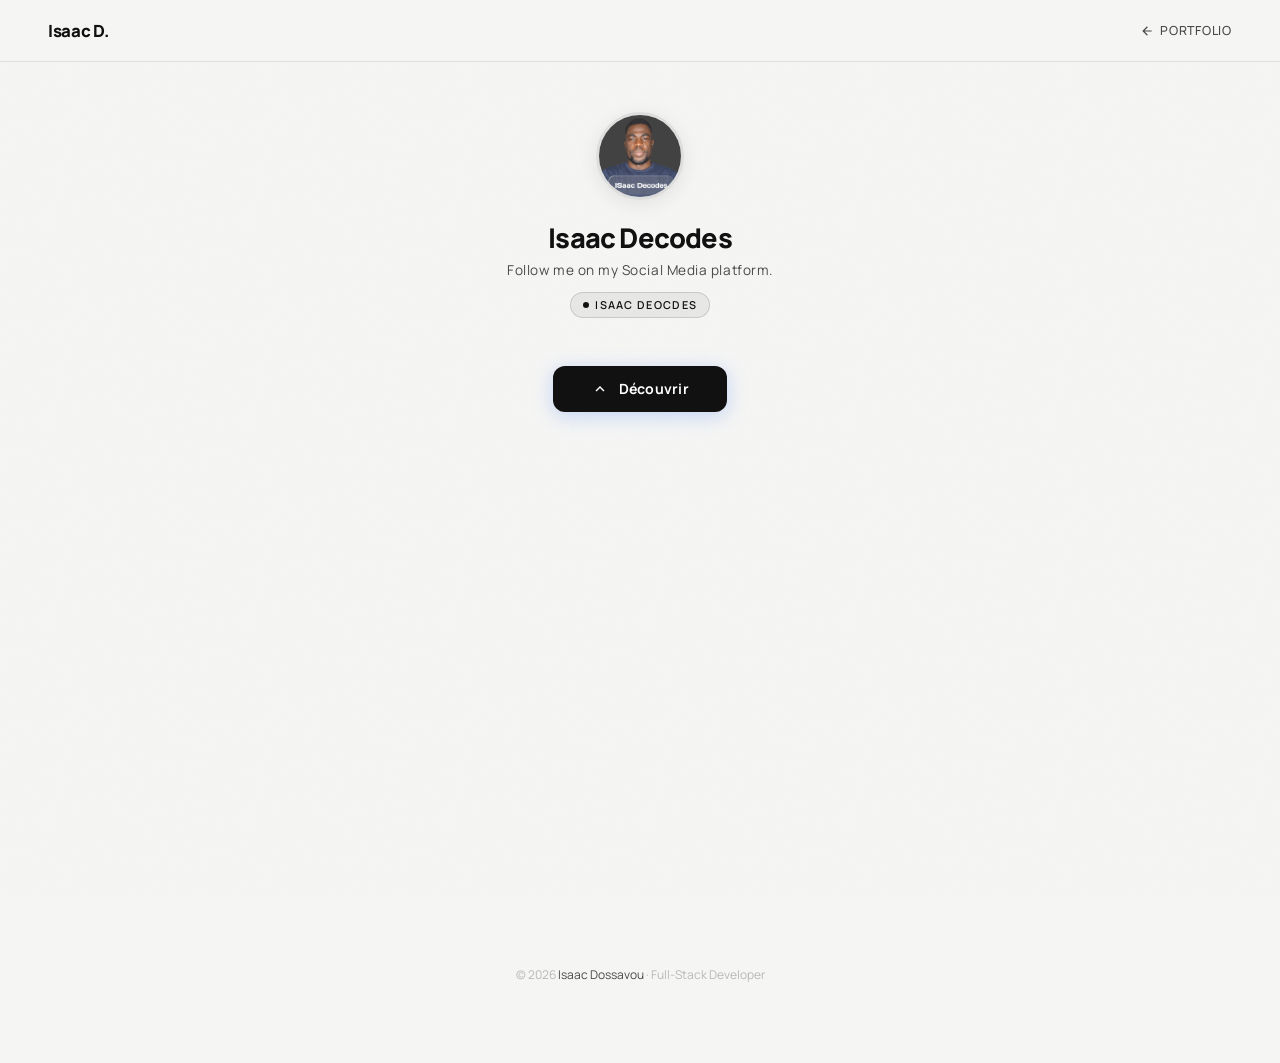
<file: digital-page.html>
<!DOCTYPE html>
<html lang="fr">
<head>
  <meta charset="UTF-8"/>
  <meta name="viewport" content="width=device-width, initial-scale=1.0"/>
  <title>Isaac Decodes — Isaac D.</title>
  <!-- SEO -->
  <meta name="description" content="Isaac Decodes — Follow Isaac Dossavou's content on TikTok, YouTube, Facebook and Snapchat. Full-Stack Developer & Statistician based in Omaha, NE."/>
  <meta name="author" content="Isaac Dossavou"/>
  <meta name="robots" content="index, follow"/>
  <link rel="canonical" href="https://isaacdossavou.com/digital-page.html"/>
  <!-- Open Graph -->
  <meta property="og:type" content="website"/>
  <meta property="og:url" content="https://isaacdossavou.com/digital-page.html"/>
  <meta property="og:title" content="Isaac Decodes — Isaac Dossavou"/>
  <meta property="og:description" content="Follow Isaac Dossavou's content on TikTok, YouTube, Facebook and Snapchat."/>
  <meta property="og:image" content="https://isaacdossavou.com/images/Profile%20photos%20linkedin.JPG"/>
  <meta property="og:site_name" content="Isaac Dossavou Portfolio"/>
  <!-- Twitter / X Card -->
  <meta name="twitter:card" content="summary_large_image"/>
  <meta name="twitter:title" content="Isaac Decodes — Isaac Dossavou"/>
  <meta name="twitter:description" content="Follow Isaac Dossavou's content on TikTok, YouTube, Facebook and Snapchat."/>
  <meta name="twitter:image" content="https://isaacdossavou.com/images/Profile%20photos%20linkedin.JPG"/>
  <link href="https://fonts.googleapis.com/css2?family=Manrope:wght@300;400;500;600;700;800&display=swap" rel="stylesheet"/>
  <link rel="icon" type="image/png" href="/images/logo.png"/>
  <link rel="stylesheet" href="portfolio-isaac.css"/>

  <!-- Google Analytics -->
  <script async src="https://www.googletagmanager.com/gtag/js?id=G-40WDWV9N1D"></script>
  <script>
    window.dataLayer = window.dataLayer || [];
    function gtag(){dataLayer.push(arguments);}
    gtag('js', new Date());
    gtag('config', 'G-40WDWV9N1D');
  </script>

  <style>
    :root {
      --bg:    #f5f5f4;
      --bg2:   #ffffff;
      --bg3:   #efefed;
      --line:  rgba(0,0,0,.09);
      --accent:#111111;
      --white: #111111;
      --gray:  #494949;
      --gray2: #b8b8b6;
    }
    *, *::before, *::after { box-sizing: border-box; margin: 0; padding: 0; }
    html { scroll-behavior: smooth; font-size: 16px; }
    body {
      font-family: 'Manrope', sans-serif;
      background: var(--bg); color: var(--white);
      min-height: 100vh;
    }
    body::before {
      content: ''; position: fixed; inset: 0; z-index: 0; pointer-events: none;
      opacity: .012;
      background-image: url("data:image/svg+xml,%3Csvg viewBox='0 0 256 256' xmlns='http://www.w3.org/2000/svg'%3E%3Cfilter id='n'%3E%3CfeTurbulence type='fractalNoise' baseFrequency='0.9' numOctaves='4'/%3E%3C/filter%3E%3Crect width='100%25' height='100%25' filter='url(%23n)'/%3E%3C/svg%3E");
      background-size: 200px;
    }

    /* NAV */
    nav {
      position: fixed; top: 0; left: 0; right: 0; z-index: 100;
      display: flex; align-items: center; justify-content: space-between;
      padding: 1.2rem 3rem;
      background: rgba(245,245,244,.97);
      backdrop-filter: blur(18px);
      border-bottom: 1px solid var(--line);
    }
    .nav-logo {
      font-family: 'Manrope', sans-serif; font-size: 1.05rem; font-weight: 800;
      letter-spacing: -.02em; color: var(--white); text-decoration: none;
    }
    .nav-logo em { color: var(--accent); font-style: normal; }
    .nav-back {
      font-size: .78rem; font-weight: 500; letter-spacing: .06em;
      text-transform: uppercase; color: var(--gray);
      text-decoration: none; display: flex; align-items: center; gap: .4rem;
      transition: color .2s;
    }
    .nav-back:hover { color: var(--white); }
    .nav-back svg { width: 14px; height: 14px; fill: currentColor; }

    /* PAGE WRAPPER */
    .page {
      min-height: 100vh;
      display: flex; flex-direction: column; align-items: center;
      padding: 7rem 1.5rem 5rem;
      position: relative; z-index: 1;
    }

    /* PROFILE */
    .profile {
      text-align: center; margin-bottom: 3rem;
      opacity: 1; animation: slideIn .6s .1s ease both;
    }
    .avatar {
      width: 88px; height: 88px; border-radius: 50%;
      border: 3px solid var(--line);
      margin: 0 auto 1.2rem;
      overflow: hidden;
      box-shadow: 0 4px 20px rgba(0,0,0,.08);
    }
    .avatar img { width: 100%; height: 100%; object-fit: cover; }
    .profile-name {
      font-family: 'Manrope', sans-serif;
      font-size: 1.7rem; font-weight: 800;
      letter-spacing: -.03em; margin-bottom: .3rem;
    }
    .profile-name em { color: var(--accent); font-style: normal; }
    .profile-bio {
      font-size: .85rem; color: var(--gray);
      letter-spacing: .04em;
    }
    .profile-badge {
      display: inline-flex; align-items: center; gap: .4rem;
      margin-top: .8rem;
      font-size: .68rem; font-weight: 600; letter-spacing: .12em;
      text-transform: uppercase; color: var(--accent);
      background: rgba(17,17,17,.06); border: 1px solid rgba(17,17,17,.14);
      padding: .28rem .75rem; border-radius: 100px;
    }
    .profile-badge::before {
      content: ''; width: 6px; height: 6px; border-radius: 50%;
      background: var(--accent); animation: pulse 2s infinite;
    }
    @keyframes pulse { 0%,100%{opacity:1} 50%{opacity:.3} }

    /* TOGGLE BUTTON */
    .toggle-wrap {
      opacity: 1; margin-bottom: 2rem;
      animation: slideIn .5s .35s ease both;
    }
    .btn-toggle {
      font-family: 'Manrope', sans-serif;
      font-size: .88rem; font-weight: 700;
      padding: .85rem 2.4rem;
      background: var(--accent); color: #fff;
      border: none; border-radius: 12px;
      cursor: pointer; transition: all .25s;
      display: flex; align-items: center; gap: .6rem;
      letter-spacing: .02em;
      box-shadow: 0 4px 20px rgba(79,142,247,.3);
    }
    .btn-toggle:hover { background: #3778e5; transform: translateY(-2px); box-shadow: 0 8px 28px rgba(79,142,247,.4); }
    .btn-toggle svg { width: 18px; height: 18px; fill: currentColor; transition: transform .3s; }
    .btn-toggle.open svg { transform: rotate(180deg); }

    /* LINKS CONTAINER */
    .links-container {
      width: 100%; max-width: 460px;
      display: flex; flex-direction: column; gap: .75rem;
      overflow: hidden;
    }

    /* Individual link cards */
    .link-card {
      display: flex; align-items: center; gap: 1rem;
      padding: 1rem 1.4rem;
      background: var(--bg2);
      border: 1px solid var(--line);
      border-radius: 14px;
      text-decoration: none; color: var(--white);
      cursor: pointer;
      transition: transform .2s, box-shadow .2s, border-color .2s, background .2s;
      opacity: 0; transform: translateY(18px);
      position: relative; overflow: hidden;
    }
    .link-card::before {
      content: '';
      position: absolute; left: 0; top: 0; bottom: 0; width: 4px;
      border-radius: 4px 0 0 4px;
      background: var(--card-color, var(--accent));
      opacity: 0; transition: opacity .2s;
    }
    .link-card:hover { transform: translateY(-2px); box-shadow: 0 8px 24px rgba(0,0,0,.07); border-color: var(--card-color, var(--accent)); }
    .link-card:hover::before { opacity: 1; }
    .link-card:hover .card-icon { background: var(--card-color, var(--accent)); }
    .link-card:hover .card-icon svg { fill: #fff; }
    .link-card:hover .card-arrow { border-color: var(--card-color, var(--accent)); background: var(--card-color, var(--accent)); }
    .link-card:hover .card-arrow svg { fill: #fff; }

    .card-icon {
      width: 44px; height: 44px; flex-shrink: 0; border-radius: 10px;
      background: var(--bg3);
      display: flex; align-items: center; justify-content: center;
      transition: background .2s;
    }
    .card-icon svg { width: 22px; height: 22px; fill: var(--card-color, var(--gray)); transition: fill .2s; }
    .card-info { flex: 1; }
    .card-name { font-size: .92rem; font-weight: 600; margin-bottom: .1rem; }
    .card-handle { font-size: .75rem; color: var(--gray); }
    .card-arrow {
      width: 32px; height: 32px; border-radius: 8px;
      border: 1px solid var(--gray2);
      display: flex; align-items: center; justify-content: center;
      flex-shrink: 0; transition: all .2s;
    }
    .card-arrow svg { width: 14px; height: 14px; fill: var(--gray); transition: fill .2s; }

    /* FEATURED TEST CARD */
    .link-card.featured {
      background: linear-gradient(135deg, rgba(17,17,17,.06), rgba(17,17,17,.015));
      border-color: rgba(17,17,17,.2);
      padding: 1.3rem 1.4rem;
    }
    .link-card.featured:hover { background: linear-gradient(135deg, rgba(17,17,17,.1), rgba(17,17,17,.03)); }
    .featured-label {
      position: absolute; top: .7rem; right: .9rem;
      font-size: .58rem; font-weight: 700; letter-spacing: .12em;
      text-transform: uppercase; background: var(--accent); color: #fff;
      padding: .15rem .5rem; border-radius: 4px;
    }
    .card-name.big {
      font-family: 'Manrope', sans-serif;
      font-size: 1.05rem; font-weight: 700; letter-spacing: -.01em;
    }

    /* SEPARATOR */
    .separator {
      opacity: 0; transform: translateY(18px);
      display: flex; align-items: center; gap: .8rem;
      width: 100%; max-width: 460px;
    }
    .sep-line { flex: 1; height: 1px; background: var(--line); }
    .sep-label { font-size: .65rem; font-weight: 600; letter-spacing: .12em; text-transform: uppercase; color: var(--gray2); }

    /* ANIMATION */
    @keyframes slideUp {
      to { opacity: 1; transform: translateY(0); }
    }
    @keyframes slideIn {
      from { transform: translateY(24px); }
      to { transform: translateY(0); }
    }
    .link-card.show, .separator.show {
      animation: slideUp .45s ease forwards;
    }

    /* FOOTER */
    .dig-footer {
      margin-top: 3rem; text-align: center;
      opacity: 1; animation: slideIn .5s 1.6s ease both;
    }
    .dig-footer p { font-size: .75rem; color: var(--gray2); }
    .dig-footer a { color: var(--gray); text-decoration: none; transition: color .2s; }
    .dig-footer a:hover { color: var(--accent); }

    @media (max-width: 600px) {
      nav { padding: 1rem 1.5rem; }
      .page { padding: 6rem 1rem 4rem; }
    }
  </style>
</head>
<body>

  <nav>
    <a href="index.html" class="nav-logo">Isaac <em>D.</em></a>
    <a href="index.html" class="nav-back">
      <svg viewBox="0 0 24 24"><path d="M20 11H7.83l5.59-5.59L12 4l-8 8 8 8 1.41-1.41L7.83 13H20v-2z"/></svg>
      Portfolio
    </a>
  </nav>

  <div class="page">

    <!-- PROFILE -->
 <div class="profile">
      <div class="avatar">
        <img src="images/Isaac_decode.JPG" alt="Isaac Dossavou"/>
      </div>
      <div class="profile-name">Isaac <em>Decodes</em></div>
      <div class="profile-bio">Follow me on my Social Media platform.</div>
      <span class="profile-badge">Isaac Deocdes</span>
    </div>

    <!-- TOGGLE BUTTON -->
    <div class="toggle-wrap">
      <button class="btn-toggle" id="toggleBtn" onclick="toggleLinks()">
        <svg viewBox="0 0 24 24"><path d="M7.41 15.41L12 10.83l4.59 4.58L18 14l-6-6-6 6 1.41 1.41z"/></svg>
        Découvrir
      </button>
    </div>

    <!-- LINKS CONTAINER -->
    <div class="links-container" id="linksContainer">

      <!-- TIKTOK -->
      <a href="https://www.tiktok.com/@isaacdecodes" class="link-card" id="c2" style="--card-color:#010101" target="_blank" rel="noopener">
        <div class="card-icon">
          <svg viewBox="0 0 24 24"><path d="M19.59 6.69a4.83 4.83 0 0 1-3.77-4.25V2h-3.45v13.67a2.89 2.89 0 0 1-2.88 2.5 2.89 2.89 0 0 1-2.89-2.89 2.89 2.89 0 0 1 2.89-2.89c.28 0 .54.04.79.1V9.01a6.33 6.33 0 0 0-.79-.05 6.34 6.34 0 0 0-6.34 6.34 6.34 6.34 0 0 0 6.34 6.34 6.34 6.34 0 0 0 6.33-6.34V8.69a8.27 8.27 0 0 0 4.83 1.56V6.79a4.85 4.85 0 0 1-1.06-.1z"/></svg>
        </div>
        <div class="card-info">
          <div class="card-name">TikTok</div>
          <div class="card-handle">Isaac Decodes</div>
        </div>
        <div class="card-arrow">
          <svg viewBox="0 0 24 24"><path d="M10 6L8.59 7.41 13.17 12l-4.58 4.59L10 18l6-6z"/></svg>
        </div>
      </a>

      <!-- YOUTUBE -->
      <a href="https://www.youtube.com/@IsaacDecodes" class="link-card" id="c3" style="--card-color:#FF0000" target="_blank" rel="noopener">
        <div class="card-icon">
          <svg viewBox="0 0 24 24"><path d="M23.495 6.205a3.007 3.007 0 0 0-2.088-2.088c-1.87-.501-9.396-.501-9.396-.501s-7.507-.01-9.396.501A3.007 3.007 0 0 0 .527 6.205a31.247 31.247 0 0 0-.522 5.805 31.247 31.247 0 0 0 .522 5.783 3.007 3.007 0 0 0 2.088 2.088c1.868.502 9.396.502 9.396.502s7.506 0 9.396-.502a3.007 3.007 0 0 0 2.088-2.088 31.247 31.247 0 0 0 .5-5.783 31.247 31.247 0 0 0-.5-5.805zM9.609 15.601V8.408l6.264 3.602z"/></svg>
        </div>
        <div class="card-info">
          <div class="card-name">YouTube</div>
          <div class="card-handle">Isaac Decodes</div>
        </div>
        <div class="card-arrow">
          <svg viewBox="0 0 24 24"><path d="M10 6L8.59 7.41 13.17 12l-4.58 4.59L10 18l6-6z"/></svg>
        </div>
      </a>

      <!-- FACEBOOK -->
      <a href="https://www.facebook.com/share/18N97bHJwY/" class="link-card" id="c4" style="--card-color:#1877F2" target="_blank" rel="noopener">
        <div class="card-icon">
          <svg viewBox="0 0 24 24"><path d="M24 12.073c0-6.627-5.373-12-12-12s-12 5.373-12 12c0 5.99 4.388 10.954 10.125 11.854v-8.385H7.078v-3.47h3.047V9.43c0-3.007 1.792-4.669 4.533-4.669 1.312 0 2.686.235 2.686.235v2.953H15.83c-1.491 0-1.956.925-1.956 1.874v2.25h3.328l-.532 3.47h-2.796v8.385C19.612 23.027 24 18.062 24 12.073z"/></svg>
        </div>
        <div class="card-info">
          <div class="card-name">Facebook</div>
          <div class="card-handle">Isaac Decodes</div>
        </div>
        <div class="card-arrow">
          <svg viewBox="0 0 24 24"><path d="M10 6L8.59 7.41 13.17 12l-4.58 4.59L10 18l6-6z"/></svg>
        </div>
      </a>

      <!-- SNAPCHAT -->
      <a href="https://www.snapchat.com/add/isaacdecodes?share_id=DetMnN_9DFQ&locale=en-US" class="link-card" id="c5" style="--card-color:#FFFC00" target="_blank" rel="noopener">
        <div class="card-icon">
          <svg viewBox="0 0 24 24"><path d="M12.166.006C9.813-.022 5.576.834 3.813 5.01c-.528 1.248-.4 3.398-.4 4.582-.525.264-1.075.389-1.63.373-.48-.014-.965.166-1.317.514-.296.293-.466.68-.466 1.08 0 .755.488 1.414 1.23 1.63.177.053.353.101.519.148.754.213 1.254.454 1.493.715.327.357.361.76.26 1.413-.086.564-.613 1.846-2.117 2.502-.213.091-.318.309-.264.52.121.46.814.797 2.119.989.072.346.14.694.21 1.042.045.23.243.424.494.424.047 0 .093-.005.137-.016.34-.076.698-.158 1.009-.164.328-.006.63.046.904.15.57.215 1.092.684 1.87 1.244.7.512 1.497 1.09 2.642 1.578.4.167.818.25 1.246.25.428 0 .846-.083 1.246-.25 1.145-.488 1.942-1.066 2.642-1.578.778-.56 1.3-1.029 1.87-1.244.274-.104.576-.156.904-.15.311.006.669.088 1.01.164.044.011.09.016.137.016.25 0 .447-.193.492-.424.072-.348.14-.695.212-1.042 1.305-.192 1.998-.529 2.119-.989.053-.211-.052-.428-.266-.52-1.502-.656-2.03-1.937-2.115-2.502-.1-.653-.066-1.056.26-1.413.237-.261.738-.502 1.492-.715.166-.047.343-.095.52-.148.74-.216 1.229-.875 1.229-1.63 0-.4-.17-.787-.466-1.08-.352-.348-.836-.528-1.317-.514-.553.016-1.103-.109-1.628-.373 0-1.184.127-3.334-.4-4.582C18.558.834 14.321-.022 12.166.006z"/></svg>
        </div>
        <div class="card-info">
          <div class="card-name">Snapchat</div>
          <div class="card-handle">Isaac Decodes</div>
        </div>
        <div class="card-arrow">
          <svg viewBox="0 0 24 24"><path d="M10 6L8.59 7.41 13.17 12l-4.58 4.59L10 18l6-6z"/></svg>
        </div>
      </a>

      <!-- SEPARATOR -->
      <div class="separator" id="sep1">
        <div class="sep-line"></div>
        <span class="sep-label">Test</span>
        <div class="sep-line"></div>
      </div>

      <!-- ATTACHMENT TEST -->
      <a href="attachment-test.html" class="link-card featured" id="c6" style="--card-color:#4f8ef7">
        <span class="featured-label">Psychologie</span>
        <div class="card-icon" style="background:rgba(79,142,247,.12)">
          <svg viewBox="0 0 24 24" style="fill:var(--accent)"><path d="M12 2C6.48 2 2 6.48 2 12s4.48 10 10 10 10-4.48 10-10S17.52 2 12 2zm1 17h-2v-2h2v2zm2.07-7.75l-.9.92C13.45 12.9 13 13.5 13 15h-2v-.5c0-1.1.45-2.1 1.17-2.83l1.24-1.26c.37-.36.59-.86.59-1.41 0-1.1-.9-2-2-2s-2 .9-2 2H8c0-2.21 1.79-4 4-4s4 1.79 4 4c0 .88-.36 1.68-.93 2.25z"/></svg>
        </div>
        <div class="card-info">
          <div class="card-name big">Test Style d'Attachement</div>
          <div class="card-handle">42 questions · Résultat immédiat</div>
        </div>
        <div class="card-arrow" style="border-color:rgba(79,142,247,.3)">
          <svg viewBox="0 0 24 24" style="fill:var(--accent)"><path d="M10 6L8.59 7.41 13.17 12l-4.58 4.59L10 18l6-6z"/></svg>
        </div>
      </a>

    </div><!-- /links-container -->

    <!-- FOOTER -->
    <div class="dig-footer">
      <p>© 2026 <a href="index.html">Isaac Dossavou</a> · Full-Stack Developer</p>
    </div>

  </div><!-- /page -->

  <script>
    const cards  = ['c2','c3','c4','c5','sep1','c6'];
    let isOpen   = false;
    let animated = false;

    function toggleLinks() {
      const btn = document.getElementById('toggleBtn');

      if (!isOpen) {
        // OPEN — animate cards in sequence
        isOpen = true;
        btn.classList.add('open');
        btn.querySelector('svg').style.transform = 'rotate(180deg)';
        btn.childNodes[2].textContent = ' Close';

        if (!animated) {
          animated = true;
          cards.forEach((id, i) => {
            const el = document.getElementById(id);
            el.style.animationDelay = `${i * 90}ms`;
            el.classList.add('show');
            // Fallback in case CSS animations are disabled (e.g. reduced-motion browsers)
            el.style.opacity   = '1';
            el.style.transform = 'translateY(0)';
          });
        } else {
          // Already animated — just show
          cards.forEach(id => {
            const el = document.getElementById(id);
            el.style.opacity   = '1';
            el.style.transform = 'translateY(0)';
          });
        }
      } else {
        // CLOSE
        isOpen = false;
        btn.classList.remove('open');
        btn.querySelector('svg').style.transform = 'rotate(0deg)';
        btn.childNodes[2].textContent = ' Discover';

        [...cards].reverse().forEach((id, i) => {
          const el = document.getElementById(id);
          el.style.transition = `opacity .25s ${i * 50}ms, transform .25s ${i * 50}ms`;
          el.style.opacity    = '0';
          el.style.transform  = 'translateY(12px)';
        });
        // Reset transitions after close
        setTimeout(() => {
          cards.forEach(id => {
            document.getElementById(id).style.transition = '';
          });
        }, 600);
      }
    }
  </script>
</body>
</html>
</file>
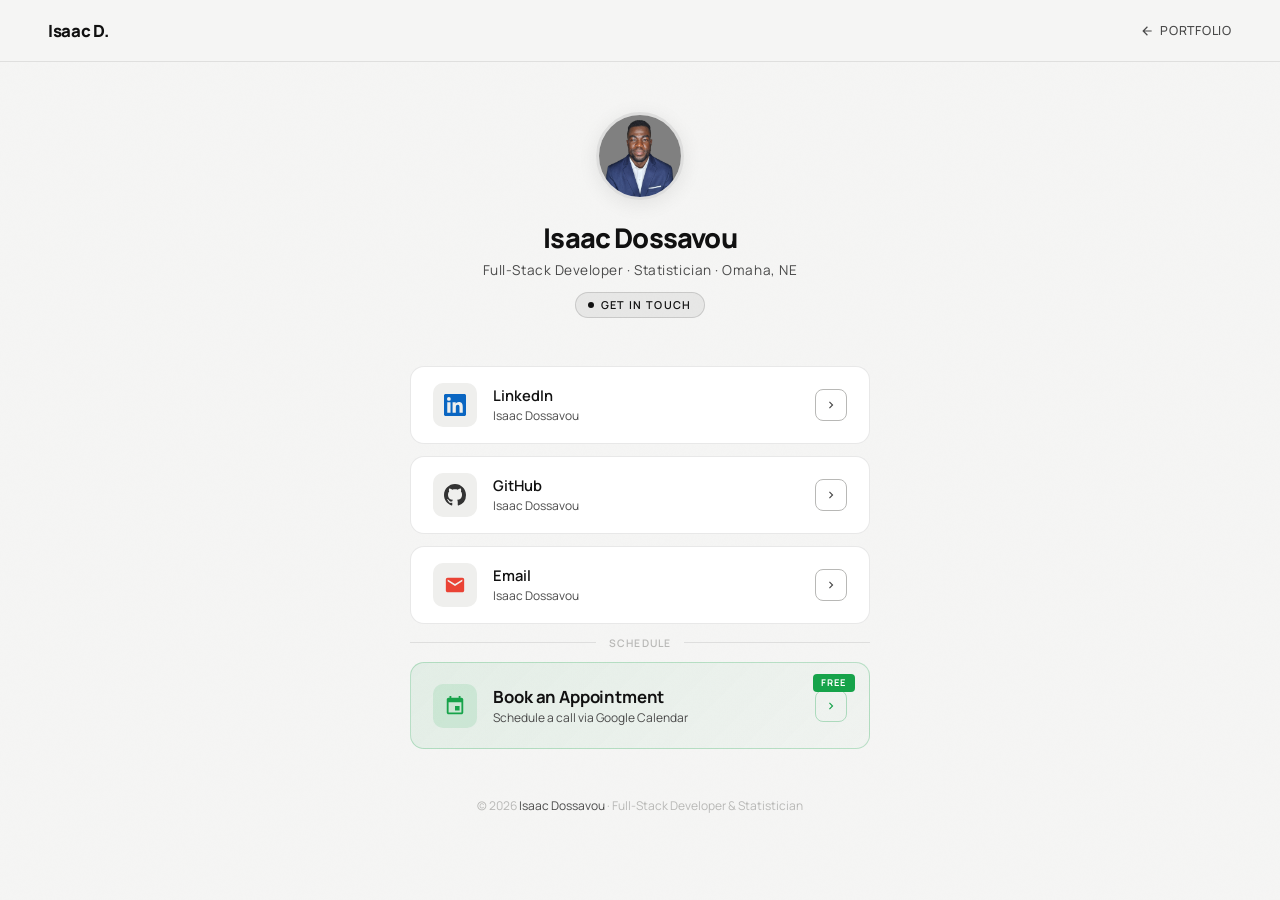
<file: get-in-touch.html>
<!DOCTYPE html>
<html lang="en">
<head>
  <meta charset="UTF-8"/>
  <meta name="viewport" content="width=device-width, initial-scale=1.0"/>
  <title>Get in Touch — Isaac Dossavou</title>
  <!-- SEO -->
  <meta name="description" content="Get in touch with Isaac Dossavou — Full-Stack Developer &amp; Statistician based in Omaha, NE. Connect via LinkedIn, GitHub, Email, or book a meeting on Google Calendar."/>
  <meta name="author" content="Isaac Dossavou"/>
  <meta name="robots" content="index, follow"/>
  <link rel="canonical" href="https://isaacdossavou.com/get-in-touch.html"/>
  <!-- Open Graph -->
  <meta property="og:type" content="website"/>
  <meta property="og:url" content="https://isaacdossavou.com/get-in-touch.html"/>
  <meta property="og:title" content="Get in Touch — Isaac Dossavou"/>
  <meta property="og:description" content="Connect with Isaac Dossavou via LinkedIn, GitHub, Email, or book a meeting on Google Calendar."/>
  <meta property="og:image" content="https://isaacdossavou.com/images/Profile%20photos%20linkedin.JPG"/>
  <meta property="og:site_name" content="Isaac Dossavou Portfolio"/>
  <!-- Twitter / X Card -->
  <meta name="twitter:card" content="summary_large_image"/>
  <meta name="twitter:title" content="Get in Touch — Isaac Dossavou"/>
  <meta name="twitter:description" content="Connect with Isaac Dossavou via LinkedIn, GitHub, Email, or book a meeting on Google Calendar."/>
  <meta name="twitter:image" content="https://isaacdossavou.com/images/Profile%20photos%20linkedin.JPG"/>
  <link href="https://fonts.googleapis.com/css2?family=Manrope:wght@300;400;500;600;700;800&display=swap" rel="stylesheet"/>
  <link rel="icon" type="image/png" href="/images/logo.png"/>
  <link rel="stylesheet" href="portfolio-isaac.css"/>

  <!-- Google Analytics -->
  <script async src="https://www.googletagmanager.com/gtag/js?id=G-40WDWV9N1D"></script>
  <script>
    window.dataLayer = window.dataLayer || [];
    function gtag(){dataLayer.push(arguments);}
    gtag('js', new Date());
    gtag('config', 'G-40WDWV9N1D');
  </script>

  <style>
    :root {
      --bg:    #f5f5f4;
      --bg2:   #ffffff;
      --bg3:   #efefed;
      --line:  rgba(0,0,0,.09);
      --accent:#111111;
      --white: #111111;
      --gray:  #494949;
      --gray2: #b8b8b6;
    }
    *, *::before, *::after { box-sizing: border-box; margin: 0; padding: 0; }
    html { scroll-behavior: smooth; font-size: 16px; }
    body {
      font-family: 'Manrope', sans-serif;
      background: var(--bg); color: var(--white);
      min-height: 100vh;
    }
    body::before {
      content: ''; position: fixed; inset: 0; z-index: 0; pointer-events: none;
      opacity: .012;
      background-image: url("data:image/svg+xml,%3Csvg viewBox='0 0 256 256' xmlns='http://www.w3.org/2000/svg'%3E%3Cfilter id='n'%3E%3CfeTurbulence type='fractalNoise' baseFrequency='0.9' numOctaves='4'/%3E%3C/filter%3E%3Crect width='100%25' height='100%25' filter='url(%23n)'/%3E%3C/svg%3E");
      background-size: 200px;
    }

    /* NAV */
    nav {
      position: fixed; top: 0; left: 0; right: 0; z-index: 100;
      display: flex; align-items: center; justify-content: space-between;
      padding: 1.2rem 3rem;
      background: rgba(245,245,244,.97);
      backdrop-filter: blur(18px);
      border-bottom: 1px solid var(--line);
    }
    .nav-logo {
      font-family: 'Manrope', sans-serif; font-size: 1.05rem; font-weight: 800;
      letter-spacing: -.02em; color: var(--white); text-decoration: none;
    }
    .nav-logo em { color: var(--accent); font-style: normal; }
    .nav-back {
      font-size: .78rem; font-weight: 500; letter-spacing: .06em;
      text-transform: uppercase; color: var(--gray);
      text-decoration: none; display: flex; align-items: center; gap: .4rem;
      transition: color .2s;
    }
    .nav-back:hover { color: var(--white); }
    .nav-back svg { width: 14px; height: 14px; fill: currentColor; }

    /* PAGE WRAPPER */
    .page {
      min-height: 100vh;
      display: flex; flex-direction: column; align-items: center;
      padding: 7rem 1.5rem 5rem;
      position: relative; z-index: 1;
    }

    /* PROFILE */
    .profile {
      text-align: center; margin-bottom: 3rem;
      opacity: 1; animation: slideIn .6s .1s ease both;
    }
    .avatar {
      width: 88px; height: 88px; border-radius: 50%;
      border: 3px solid var(--line);
      margin: 0 auto 1.2rem;
      overflow: hidden;
      box-shadow: 0 4px 20px rgba(0,0,0,.08);
    }
    .avatar img { width: 100%; height: 100%; object-fit: cover; }
    .profile-name {
      font-family: 'Manrope', sans-serif;
      font-size: 1.7rem; font-weight: 800;
      letter-spacing: -.03em; margin-bottom: .3rem;
    }
    .profile-name em { color: var(--accent); font-style: normal; }
    .profile-bio {
      font-size: .85rem; color: var(--gray);
      letter-spacing: .04em;
    }
    .profile-badge {
      display: inline-flex; align-items: center; gap: .4rem;
      margin-top: .8rem;
      font-size: .68rem; font-weight: 600; letter-spacing: .12em;
      text-transform: uppercase; color: var(--accent);
      background: rgba(17,17,17,.06); border: 1px solid rgba(17,17,17,.14);
      padding: .28rem .75rem; border-radius: 100px;
    }
    .profile-badge::before {
      content: ''; width: 6px; height: 6px; border-radius: 50%;
      background: var(--accent); animation: pulse 2s infinite;
    }
    @keyframes pulse { 0%,100%{opacity:1} 50%{opacity:.3} }

    /* LINKS CONTAINER */
    .links-container {
      width: 100%; max-width: 460px;
      display: flex; flex-direction: column; gap: .75rem;
    }

    /* Individual link cards */
    .link-card {
      display: flex; align-items: center; gap: 1rem;
      padding: 1rem 1.4rem;
      background: var(--bg2);
      border: 1px solid var(--line);
      border-radius: 14px;
      text-decoration: none; color: var(--white);
      cursor: pointer;
      transition: transform .2s, box-shadow .2s, border-color .2s, background .2s;
      opacity: 1; transform: translateY(0);
      position: relative; overflow: hidden;
    }
    .link-card::before {
      content: '';
      position: absolute; left: 0; top: 0; bottom: 0; width: 4px;
      border-radius: 4px 0 0 4px;
      background: var(--card-color, var(--accent));
      opacity: 0; transition: opacity .2s;
    }
    .link-card:hover { transform: translateY(-2px); box-shadow: 0 8px 24px rgba(0,0,0,.07); border-color: var(--card-color, var(--accent)); }
    .link-card:hover::before { opacity: 1; }
    .link-card:hover .card-icon { background: var(--card-color, var(--accent)); }
    .link-card:hover .card-icon svg { fill: #fff; }
    .link-card:hover .card-arrow { border-color: var(--card-color, var(--accent)); background: var(--card-color, var(--accent)); }
    .link-card:hover .card-arrow svg { fill: #fff; }

    .card-icon {
      width: 44px; height: 44px; flex-shrink: 0; border-radius: 10px;
      background: var(--bg3);
      display: flex; align-items: center; justify-content: center;
      transition: background .2s;
    }
    .card-icon svg { width: 22px; height: 22px; fill: var(--card-color, var(--gray)); transition: fill .2s; }
    .card-info { flex: 1; }
    .card-name { font-size: .92rem; font-weight: 600; margin-bottom: .1rem; }
    .card-handle { font-size: .75rem; color: var(--gray); }
    .card-arrow {
      width: 32px; height: 32px; border-radius: 8px;
      border: 1px solid var(--gray2);
      display: flex; align-items: center; justify-content: center;
      flex-shrink: 0; transition: all .2s;
    }
    .card-arrow svg { width: 14px; height: 14px; fill: var(--gray); transition: fill .2s; }

    /* FEATURED CARD */
    .link-card.featured {
      background: linear-gradient(135deg, rgba(22,163,74,.08), rgba(22,163,74,.02));
      border-color: rgba(22,163,74,.25);
      padding: 1.3rem 1.4rem;
    }
    .link-card.featured:hover { background: linear-gradient(135deg, rgba(22,163,74,.14), rgba(22,163,74,.04)); }
    .featured-label {
      position: absolute; top: .7rem; right: .9rem;
      font-size: .58rem; font-weight: 700; letter-spacing: .12em;
      text-transform: uppercase; background: #16a34a; color: #fff;
      padding: .15rem .5rem; border-radius: 4px;
    }
    .card-name.big {
      font-family: 'Manrope', sans-serif;
      font-size: 1.05rem; font-weight: 700; letter-spacing: -.01em;
    }

    /* SEPARATOR */
    .separator {
      opacity: 1; transform: translateY(0);
      display: flex; align-items: center; gap: .8rem;
      width: 100%; max-width: 460px;
    }
    .sep-line { flex: 1; height: 1px; background: var(--line); }
    .sep-label { font-size: .65rem; font-weight: 600; letter-spacing: .12em; text-transform: uppercase; color: var(--gray2); }

    /* ANIMATION */
    @keyframes slideUp {
      to { opacity: 1; transform: translateY(0); }
    }
    @keyframes slideIn {
      from { transform: translateY(24px); }
      to { transform: translateY(0); }
    }
    .link-card.show, .separator.show {
      animation: slideUp .45s ease forwards;
    }

    /* FOOTER */
    .dig-footer {
      margin-top: 3rem; text-align: center;
      opacity: 1; animation: slideIn .5s 1.2s ease both;
    }
    .dig-footer p { font-size: .75rem; color: var(--gray2); }
    .dig-footer a { color: var(--gray); text-decoration: none; transition: color .2s; }
    .dig-footer a:hover { color: var(--accent); }

    @media (max-width: 600px) {
      nav { padding: 1rem 1.5rem; }
      .page { padding: 6rem 1rem 4rem; }
    }
  </style>
</head>
<body>

  <nav>
    <a href="index.html" class="nav-logo">Isaac <em>D.</em></a>
    <a href="index.html" class="nav-back">
      <svg viewBox="0 0 24 24"><path d="M20 11H7.83l5.59-5.59L12 4l-8 8 8 8 1.41-1.41L7.83 13H20v-2z"/></svg>
      Portfolio
    </a>
  </nav>

  <div class="page">

    <!-- PROFILE -->
    <div class="profile">
      <div class="avatar">
        <img src="images/Profile photos linkedin.JPG" alt="Isaac Dossavou"/>
      </div>
      <div class="profile-name">Isaac <em>Dossavou</em></div>
      <div class="profile-bio">Full-Stack Developer · Statistician · Omaha, NE</div>
      <span class="profile-badge">Get in Touch</span>
    </div>

    <!-- LINKS CONTAINER -->
    <div class="links-container" id="linksContainer">

      <!-- LINKEDIN -->
      <a href="https://www.linkedin.com/in/isaac-dossavou-1970b8191" class="link-card" id="c1" style="--card-color:#0A66C2" target="_blank" rel="noopener">
        <div class="card-icon">
          <svg viewBox="0 0 24 24"><path d="M20.447 20.452h-3.554v-5.569c0-1.328-.027-3.037-1.852-3.037-1.853 0-2.136 1.445-2.136 2.939v5.667H9.351V9h3.414v1.561h.046c.477-.9 1.637-1.85 3.37-1.85 3.601 0 4.267 2.37 4.267 5.455v6.286zM5.337 7.433a2.062 2.062 0 0 1-2.063-2.065 2.064 2.064 0 1 1 2.063 2.065zm1.782 13.019H3.555V9h3.564v11.452zM22.225 0H1.771C.792 0 0 .774 0 1.729v20.542C0 23.227.792 24 1.771 24h20.451C23.2 24 24 23.227 24 22.271V1.729C24 .774 23.2 0 22.222 0h.003z"/></svg>
        </div>
        <div class="card-info">
          <div class="card-name">LinkedIn</div>
          <div class="card-handle">Isaac Dossavou</div>
        </div>
        <div class="card-arrow">
          <svg viewBox="0 0 24 24"><path d="M10 6L8.59 7.41 13.17 12l-4.58 4.59L10 18l6-6z"/></svg>
        </div>
      </a>

      <!-- GITHUB -->
      <a href="https://github.com/alowakin" class="link-card" id="c2" style="--card-color:#333333" target="_blank" rel="noopener">
        <div class="card-icon">
          <svg viewBox="0 0 24 24"><path d="M12 0C5.37 0 0 5.37 0 12c0 5.31 3.435 9.795 8.205 11.385.6.105.825-.255.825-.57 0-.285-.015-1.23-.015-2.235-3.015.555-3.795-.735-4.035-1.41-.135-.345-.72-1.41-1.23-1.695-.42-.225-1.02-.78-.015-.795.945-.015 1.62.87 1.845 1.23 1.08 1.815 2.805 1.305 3.495.99.105-.78.42-1.305.765-1.605-2.67-.3-5.46-1.335-5.46-5.925 0-1.305.465-2.385 1.23-3.225-.12-.3-.54-1.53.12-3.18 0 0 1.005-.315 3.3 1.23.96-.27 1.98-.405 3-.405s2.04.135 3 .405c2.295-1.56 3.3-1.23 3.3-1.23.66 1.65.24 2.88.12 3.18.765.84 1.23 1.905 1.23 3.225 0 4.605-2.805 5.625-5.475 5.925.435.375.81 1.095.81 2.22 0 1.605-.015 2.895-.015 3.3 0 .315.225.69.825.57A12.02 12.02 0 0 0 24 12c0-6.63-5.37-12-12-12z"/></svg>
        </div>
        <div class="card-info">
          <div class="card-name">GitHub</div>
          <div class="card-handle">Isaac Dossavou</div>
        </div>
        <div class="card-arrow">
          <svg viewBox="0 0 24 24"><path d="M10 6L8.59 7.41 13.17 12l-4.58 4.59L10 18l6-6z"/></svg>
        </div>
      </a>

      <!-- EMAIL -->
      <a href="mailto:isaacdossavou@gmail.com" class="link-card" id="c3" style="--card-color:#EA4335">
        <div class="card-icon">
          <svg viewBox="0 0 24 24"><path d="M20 4H4C2.9 4 2 4.9 2 6v12c0 1.1.9 2 2 2h16c1.1 0 2-.9 2-2V6c0-1.1-.9-2-2-2zm0 4l-8 5-8-5V6l8 5 8-5v2z"/></svg>
        </div>
        <div class="card-info">
          <div class="card-name">Email</div>
          <div class="card-handle">Isaac Dossavou</div>
        </div>
        <div class="card-arrow">
          <svg viewBox="0 0 24 24"><path d="M10 6L8.59 7.41 13.17 12l-4.58 4.59L10 18l6-6z"/></svg>
        </div>
      </a>

      <!-- SEPARATOR -->
      <div class="separator" id="sep1">
        <div class="sep-line"></div>
        <span class="sep-label">Schedule</span>
        <div class="sep-line"></div>
      </div>

      <!-- BOOK APPOINTMENT -->
      <a href="https://calendar.app.google/1mwg8KW3Zp7un6LA7" class="link-card featured" id="c4" style="--card-color:#16a34a" target="_blank" rel="noopener">
        <span class="featured-label">Free</span>
        <div class="card-icon" style="background:rgba(22,163,74,.12)">
          <svg viewBox="0 0 24 24" style="fill:#16a34a"><path d="M17 12h-5v5h5v-5zM16 1v2H8V1H6v2H5c-1.11 0-1.99.9-1.99 2L3 19c0 1.1.89 2 2 2h14c1.1 0 2-.9 2-2V5c0-1.1-.9-2-2-2h-1V1h-2zm3 18H5V8h14v11z"/></svg>
        </div>
        <div class="card-info">
          <div class="card-name big">Book an Appointment</div>
          <div class="card-handle">Schedule a call via Google Calendar</div>
        </div>
        <div class="card-arrow" style="border-color:rgba(22,163,74,.3)">
          <svg viewBox="0 0 24 24" style="fill:#16a34a"><path d="M10 6L8.59 7.41 13.17 12l-4.58 4.59L10 18l6-6z"/></svg>
        </div>
      </a>

    </div><!-- /links-container -->

    <!-- FOOTER -->
    <div class="dig-footer">
      <p>© 2026 <a href="index.html">Isaac Dossavou</a> · Full-Stack Developer & Statistician</p>
    </div>

  </div><!-- /page -->

  <script>
    const cards = ['c1','c2','c3','sep1','c4'];

    window.addEventListener('DOMContentLoaded', () => {
      cards.forEach((id, i) => {
        const el = document.getElementById(id);
        el.style.animationDelay = `${.2 + i * 0.1}s`;
        el.classList.add('show');
      });
    });
  </script>
</body>
</html>
</file>
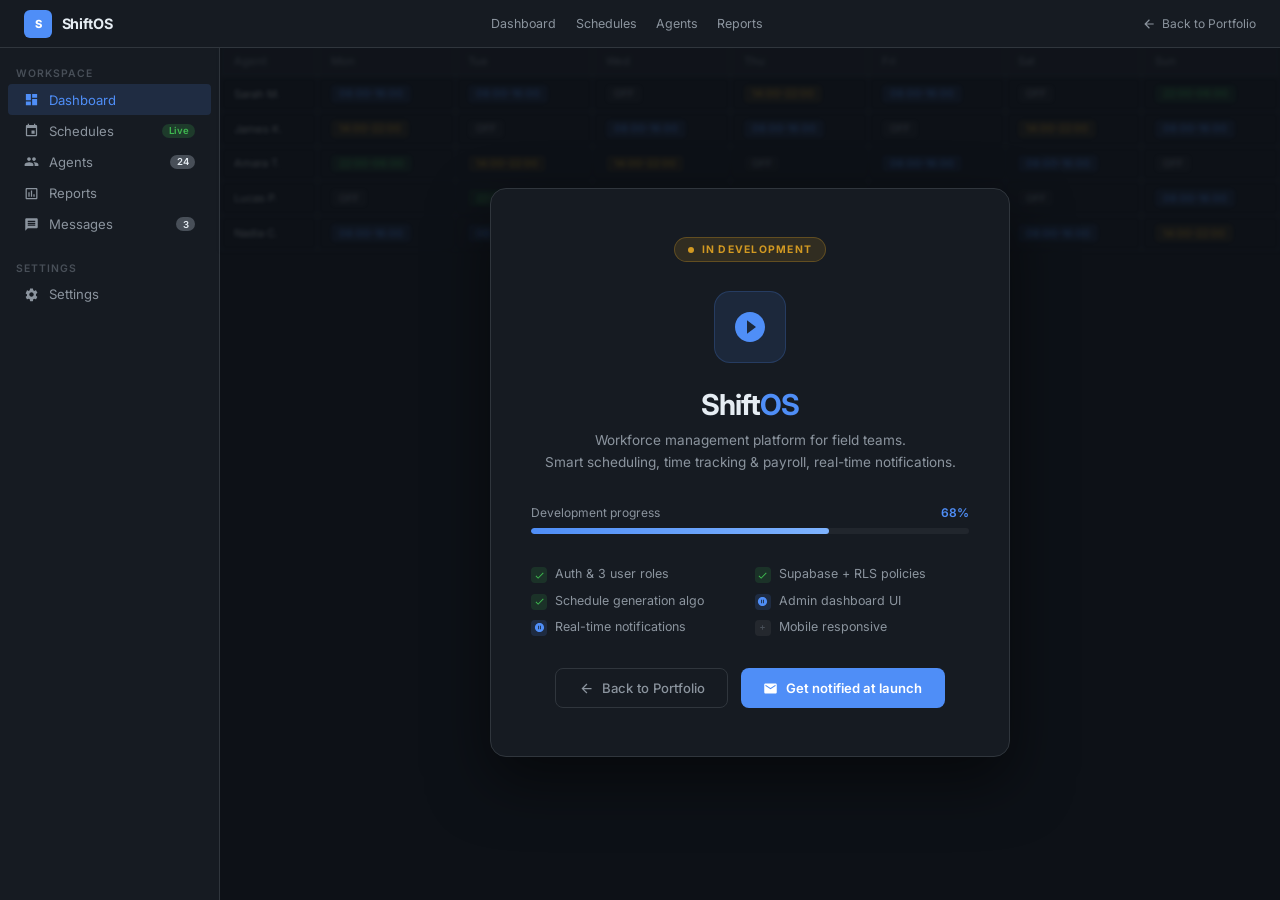
<file: shiftos.html>
<!DOCTYPE html>
<html lang="en">
<head>
  <meta charset="UTF-8"/>
  <meta name="viewport" content="width=device-width, initial-scale=1.0"/>
  <title>ShiftOS — Coming Soon</title>
  <link href="https://fonts.googleapis.com/css2?family=Inter:wght@300;400;500;600;700&display=swap" rel="stylesheet"/>
  <link rel="icon" type="image/png" href="/images/logo.png"/>
  <style>
    *, *::before, *::after { box-sizing: border-box; margin: 0; padding: 0; }
    :root {
      --bg:      #0d1117;
      --bg2:     #161b22;
      --bg3:     #21262d;
      --border:  rgba(48,54,61,1);
      --accent:  #4f8ef7;
      --green:   #3fb950;
      --yellow:  #d29922;
      --red:     #f85149;
      --white:   #e6edf3;
      --gray:    #8b949e;
      --gray2:   #484f58;
    }
    html { font-size: 16px; }
    body {
      font-family: 'Inter', sans-serif;
      background: var(--bg);
      color: var(--white);
      min-height: 100vh;
      display: flex;
      flex-direction: column;
    }

    /* ── TOP BAR ── */
    .topbar {
      background: var(--bg2);
      border-bottom: 1px solid var(--border);
      display: flex; align-items: center; justify-content: space-between;
      padding: .6rem 1.5rem;
      position: fixed; top: 0; left: 0; right: 0; z-index: 100;
    }
    .topbar-logo {
      display: flex; align-items: center; gap: .6rem;
      font-size: .9rem; font-weight: 700; letter-spacing: -.01em;
    }
    .logo-icon {
      width: 28px; height: 28px; border-radius: 6px;
      background: var(--accent);
      display: flex; align-items: center; justify-content: center;
      font-size: .7rem; font-weight: 800; color: #fff;
    }
    .topbar-nav { display: flex; align-items: center; gap: 1.2rem; }
    .topbar-nav a {
      font-size: .78rem; color: var(--gray); text-decoration: none;
      transition: color .2s;
    }
    .topbar-nav a:hover { color: var(--white); }
    .topbar-back {
      display: flex; align-items: center; gap: .4rem;
      font-size: .75rem; color: var(--gray);
      text-decoration: none; transition: color .2s;
    }
    .topbar-back:hover { color: var(--white); }
    .topbar-back svg { width: 14px; height: 14px; fill: currentColor; }

    /* ── SIDEBAR ── */
    .layout { display: flex; padding-top: 45px; min-height: 100vh; }
    .sidebar {
      width: 220px; flex-shrink: 0;
      background: var(--bg2);
      border-right: 1px solid var(--border);
      padding: 1rem 0;
      position: fixed; top: 45px; left: 0; bottom: 0;
      overflow-y: auto;
    }
    .sidebar-section {
      padding: .4rem 1rem .2rem;
      font-size: .65rem; font-weight: 600;
      letter-spacing: .1em; text-transform: uppercase;
      color: var(--gray2);
    }
    .sidebar-item {
      display: flex; align-items: center; gap: .6rem;
      padding: .45rem 1rem;
      font-size: .82rem; color: var(--gray);
      cursor: pointer; border-radius: 4px;
      margin: .05rem .5rem;
      transition: background .15s, color .15s;
      position: relative;
    }
    .sidebar-item:hover { background: var(--bg3); color: var(--white); }
    .sidebar-item.active { background: rgba(79,142,247,.15); color: var(--accent); }
    .sidebar-item svg { width: 15px; height: 15px; fill: currentColor; flex-shrink: 0; }
    .sidebar-badge {
      margin-left: auto;
      font-size: .6rem; font-weight: 600;
      background: var(--gray2); color: var(--white);
      padding: .1rem .4rem; border-radius: 8px;
    }
    .sidebar-badge.green { background: rgba(63,185,80,.2); color: var(--green); }

    /* ── MAIN CONTENT ── */
    .main {
      flex: 1;
      margin-left: 220px;
      display: flex; flex-direction: column; align-items: center; justify-content: center;
      padding: 3rem 2rem;
      min-height: calc(100vh - 45px);
      position: relative;
    }

    /* ── MOCK SCHEDULE TABLE (blurred background) ── */
    .mock-bg {
      position: absolute; inset: 0;
      overflow: hidden; pointer-events: none;
      opacity: .18;
      filter: blur(2px);
    }
    .mock-table {
      width: 100%; border-collapse: collapse;
      font-size: .7rem;
    }
    .mock-table th {
      background: var(--bg3); border: 1px solid var(--border);
      padding: .5rem .8rem; color: var(--gray);
      font-weight: 500; text-align: left;
    }
    .mock-table td {
      border: 1px solid var(--border); padding: .5rem .8rem;
    }
    .shift-chip {
      display: inline-block; padding: .15rem .5rem;
      border-radius: 4px; font-size: .65rem; font-weight: 600;
    }
    .shift-m { background: rgba(79,142,247,.2); color: var(--accent); }
    .shift-a { background: rgba(210,153,34,.2); color: var(--yellow); }
    .shift-n { background: rgba(63,185,80,.2); color: var(--green); }
    .shift-o { background: rgba(136,136,136,.15); color: var(--gray); }

    /* ── WIP CARD (foreground) ── */
    .wip-card {
      position: relative; z-index: 10;
      background: var(--bg2);
      border: 1px solid var(--border);
      border-radius: 16px;
      padding: 3rem 2.5rem;
      max-width: 520px; width: 100%;
      text-align: center;
      box-shadow: 0 24px 60px rgba(0,0,0,.5);
    }
    .wip-badge {
      display: inline-flex; align-items: center; gap: .5rem;
      font-size: .65rem; font-weight: 700; letter-spacing: .12em;
      text-transform: uppercase;
      background: rgba(210,153,34,.15); color: var(--yellow);
      border: 1px solid rgba(210,153,34,.3);
      padding: .3rem .8rem; border-radius: 100px;
      margin-bottom: 1.8rem;
    }
    .wip-badge::before {
      content: ''; width: 6px; height: 6px; border-radius: 50%;
      background: var(--yellow);
      animation: blink 1.4s ease infinite;
    }
    @keyframes blink { 0%,100%{opacity:1} 50%{opacity:.2} }

    .wip-icon {
      width: 72px; height: 72px; border-radius: 16px;
      background: rgba(79,142,247,.12);
      border: 1px solid rgba(79,142,247,.2);
      display: flex; align-items: center; justify-content: center;
      margin: 0 auto 1.5rem;
    }
    .wip-icon svg { width: 36px; height: 36px; fill: var(--accent); }

    .wip-title {
      font-size: 1.8rem; font-weight: 700;
      letter-spacing: -.03em; margin-bottom: .5rem;
    }
    .wip-title em { color: var(--accent); font-style: normal; }
    .wip-subtitle {
      font-size: .85rem; color: var(--gray); margin-bottom: 2rem;
      line-height: 1.6;
    }

    /* Progress bar */
    .progress-wrap { margin-bottom: 2rem; text-align: left; }
    .progress-label {
      display: flex; justify-content: space-between;
      font-size: .75rem; color: var(--gray); margin-bottom: .5rem;
    }
    .progress-label span:last-child { color: var(--accent); font-weight: 600; }
    .progress-track {
      height: 6px; background: var(--bg3); border-radius: 100px; overflow: hidden;
    }
    .progress-fill {
      height: 100%; border-radius: 100px;
      background: linear-gradient(90deg, var(--accent), #7eb3ff);
      width: 68%;
      animation: grow 1.4s ease forwards;
    }
    @keyframes grow { from { width: 0% } to { width: 68% } }

    /* Features grid */
    .features {
      display: grid; grid-template-columns: 1fr 1fr;
      gap: .6rem; margin-bottom: 2rem; text-align: left;
    }
    .feat {
      display: flex; align-items: flex-start; gap: .5rem;
      font-size: .78rem; color: var(--gray);
    }
    .feat-dot {
      width: 16px; height: 16px; border-radius: 4px; flex-shrink: 0;
      display: flex; align-items: center; justify-content: center;
      margin-top: .05rem;
    }
    .feat-dot svg { width: 11px; height: 11px; }
    .feat-dot.done { background: rgba(63,185,80,.15); }
    .feat-dot.done svg { fill: var(--green); }
    .feat-dot.wip  { background: rgba(79,142,247,.15); }
    .feat-dot.wip  svg { fill: var(--accent); }
    .feat-dot.todo { background: rgba(136,136,136,.12); }
    .feat-dot.todo svg { fill: var(--gray2); }

    /* CTA buttons */
    .wip-actions { display: flex; gap: .8rem; justify-content: center; }
    .btn-primary {
      display: inline-flex; align-items: center; gap: .5rem;
      padding: .7rem 1.4rem;
      background: var(--accent); color: #fff;
      border-radius: 8px; text-decoration: none;
      font-size: .82rem; font-weight: 600;
      transition: background .2s, transform .2s;
    }
    .btn-primary:hover { background: #3778e5; transform: translateY(-1px); }
    .btn-secondary {
      display: inline-flex; align-items: center; gap: .5rem;
      padding: .7rem 1.4rem;
      background: transparent; color: var(--gray);
      border: 1px solid var(--border);
      border-radius: 8px; text-decoration: none;
      font-size: .82rem; font-weight: 500;
      transition: border-color .2s, color .2s;
    }
    .btn-secondary:hover { border-color: var(--gray); color: var(--white); }
    .btn-primary svg, .btn-secondary svg { width: 15px; height: 15px; fill: currentColor; }

    @media (max-width: 700px) {
      .sidebar { display: none; }
      .main { margin-left: 0; }
      .features { grid-template-columns: 1fr; }
      .wip-card { padding: 2rem 1.4rem; }
    }
  </style>
</head>
<body>

  <!-- TOP BAR -->
  <div class="topbar">
    <div class="topbar-logo">
      <div class="logo-icon">S</div>
      ShiftOS
    </div>
    <nav class="topbar-nav">
      <a href="#">Dashboard</a>
      <a href="#">Schedules</a>
      <a href="#">Agents</a>
      <a href="#">Reports</a>
    </nav>
    <a href="index.html" class="topbar-back">
      <svg viewBox="0 0 24 24"><path d="M20 11H7.83l5.59-5.59L12 4l-8 8 8 8 1.41-1.41L7.83 13H20v-2z"/></svg>
      Back to Portfolio
    </a>
  </div>

  <div class="layout">

    <!-- SIDEBAR -->
    <aside class="sidebar">
      <div class="sidebar-section">Workspace</div>
      <div class="sidebar-item active">
        <svg viewBox="0 0 24 24"><path d="M3 13h8V3H3v10zm0 8h8v-6H3v6zm10 0h8V11h-8v10zm0-18v6h8V3h-8z"/></svg>
        Dashboard
      </div>
      <div class="sidebar-item">
        <svg viewBox="0 0 24 24"><path d="M17 12h-5v5h5v-5zM16 1v2H8V1H6v2H5c-1.11 0-1.99.9-1.99 2L3 19c0 1.1.89 2 2 2h14c1.1 0 2-.9 2-2V5c0-1.1-.9-2-2-2h-1V1h-2zm3 18H5V8h14v11z"/></svg>
        Schedules
        <span class="sidebar-badge green">Live</span>
      </div>
      <div class="sidebar-item">
        <svg viewBox="0 0 24 24"><path d="M16 11c1.66 0 2.99-1.34 2.99-3S17.66 5 16 5c-1.66 0-3 1.34-3 3s1.34 3 3 3zm-8 0c1.66 0 2.99-1.34 2.99-3S9.66 5 8 5C6.34 5 5 6.34 5 8s1.34 3 3 3zm0 2c-2.33 0-7 1.17-7 3.5V19h14v-2.5c0-2.33-4.67-3.5-7-3.5zm8 0c-.29 0-.62.02-.97.05 1.16.84 1.97 1.97 1.97 3.45V19h6v-2.5c0-2.33-4.67-3.5-7-3.5z"/></svg>
        Agents
        <span class="sidebar-badge">24</span>
      </div>
      <div class="sidebar-item">
        <svg viewBox="0 0 24 24"><path d="M9 17H7v-7h2v7zm4 0h-2V7h2v10zm4 0h-2v-4h2v4zm2.5 2.1h-15V5h15v14.1zm0-16.1h-15c-1.1 0-2 .9-2 2v14c0 1.1.9 2 2 2h15c1.1 0 2-.9 2-2V5c0-1.1-.9-2-2-2z"/></svg>
        Reports
      </div>
      <div class="sidebar-item">
        <svg viewBox="0 0 24 24"><path d="M20 2H4c-1.1 0-2 .9-2 2v18l4-4h14c1.1 0 2-.9 2-2V4c0-1.1-.9-2-2-2zm-2 12H6v-2h12v2zm0-3H6V9h12v2zm0-3H6V6h12v2z"/></svg>
        Messages
        <span class="sidebar-badge">3</span>
      </div>
      <div class="sidebar-section" style="margin-top:1rem">Settings</div>
      <div class="sidebar-item">
        <svg viewBox="0 0 24 24"><path d="M19.14 12.94c.04-.3.06-.61.06-.94 0-.32-.02-.64-.07-.94l2.03-1.58c.18-.14.23-.41.12-.61l-1.92-3.32c-.12-.22-.37-.29-.59-.22l-2.39.96c-.5-.38-1.03-.7-1.62-.94l-.36-2.54c-.04-.24-.24-.41-.48-.41h-3.84c-.24 0-.43.17-.47.41l-.36 2.54c-.59.24-1.13.57-1.62.94l-2.39-.96c-.22-.08-.47 0-.59.22L2.74 9.87c-.12.21-.08.47.12.61l2.03 1.58c-.05.3-.09.63-.09.94s.02.64.07.94l-2.03 1.58c-.18.14-.23.41-.12.61l1.92 3.32c.12.22.37.29.59.22l2.39-.96c.5.38 1.03.7 1.62.94l.36 2.54c.05.24.24.41.48.41h3.84c.24 0 .44-.17.47-.41l.36-2.54c.59-.24 1.13-.56 1.62-.94l2.39.96c.22.08.47 0 .59-.22l1.92-3.32c.12-.22.07-.47-.12-.61l-2.01-1.58zM12 15.6c-1.98 0-3.6-1.62-3.6-3.6s1.62-3.6 3.6-3.6 3.6 1.62 3.6 3.6-1.62 3.6-3.6 3.6z"/></svg>
        Settings
      </div>
    </aside>

    <!-- MAIN -->
    <main class="main">

      <!-- Blurred mock schedule (background) -->
      <div class="mock-bg">
        <table class="mock-table">
          <thead>
            <tr>
              <th>Agent</th><th>Mon</th><th>Tue</th><th>Wed</th><th>Thu</th><th>Fri</th><th>Sat</th><th>Sun</th>
            </tr>
          </thead>
          <tbody>
            <tr><td>Sarah M.</td><td><span class="shift-chip shift-m">08:00–16:00</span></td><td><span class="shift-chip shift-m">08:00–16:00</span></td><td><span class="shift-chip shift-o">OFF</span></td><td><span class="shift-chip shift-a">14:00–22:00</span></td><td><span class="shift-chip shift-m">08:00–16:00</span></td><td><span class="shift-chip shift-o">OFF</span></td><td><span class="shift-chip shift-n">22:00–06:00</span></td></tr>
            <tr><td>James K.</td><td><span class="shift-chip shift-a">14:00–22:00</span></td><td><span class="shift-chip shift-o">OFF</span></td><td><span class="shift-chip shift-m">08:00–16:00</span></td><td><span class="shift-chip shift-m">08:00–16:00</span></td><td><span class="shift-chip shift-o">OFF</span></td><td><span class="shift-chip shift-a">14:00–22:00</span></td><td><span class="shift-chip shift-m">08:00–16:00</span></td></tr>
            <tr><td>Amara T.</td><td><span class="shift-chip shift-n">22:00–06:00</span></td><td><span class="shift-chip shift-a">14:00–22:00</span></td><td><span class="shift-chip shift-a">14:00–22:00</span></td><td><span class="shift-chip shift-o">OFF</span></td><td><span class="shift-chip shift-m">08:00–16:00</span></td><td><span class="shift-chip shift-m">08:00–16:00</span></td><td><span class="shift-chip shift-o">OFF</span></td></tr>
            <tr><td>Lucas P.</td><td><span class="shift-chip shift-o">OFF</span></td><td><span class="shift-chip shift-n">22:00–06:00</span></td><td><span class="shift-chip shift-n">22:00–06:00</span></td><td><span class="shift-chip shift-m">08:00–16:00</span></td><td><span class="shift-chip shift-a">14:00–22:00</span></td><td><span class="shift-chip shift-o">OFF</span></td><td><span class="shift-chip shift-m">08:00–16:00</span></td></tr>
            <tr><td>Nadia C.</td><td><span class="shift-chip shift-m">08:00–16:00</span></td><td><span class="shift-chip shift-m">08:00–16:00</span></td><td><span class="shift-chip shift-a">14:00–22:00</span></td><td><span class="shift-chip shift-n">22:00–06:00</span></td><td><span class="shift-chip shift-o">OFF</span></td><td><span class="shift-chip shift-m">08:00–16:00</span></td><td><span class="shift-chip shift-a">14:00–22:00</span></td></tr>
          </tbody>
        </table>
      </div>

      <!-- WIP CARD (foreground) -->
      <div class="wip-card">
        <div class="wip-badge">In Development</div>

        <div class="wip-icon">
          <svg viewBox="0 0 24 24"><path d="M12 2C6.48 2 2 6.48 2 12s4.48 10 10 10 10-4.48 10-10S17.52 2 12 2zm-2 14.5v-9l6 4.5-6 4.5z"/></svg>
        </div>

        <div class="wip-title">Shift<em>OS</em></div>
        <div class="wip-subtitle">
          Workforce management platform for field teams.<br/>
          Smart scheduling, time tracking & payroll, real-time notifications.
        </div>

        <div class="progress-wrap">
          <div class="progress-label">
            <span>Development progress</span>
            <span>68%</span>
          </div>
          <div class="progress-track">
            <div class="progress-fill"></div>
          </div>
        </div>

        <div class="features">
          <div class="feat">
            <div class="feat-dot done">
              <svg viewBox="0 0 24 24"><path d="M9 16.17L4.83 12l-1.42 1.41L9 19 21 7l-1.41-1.41z"/></svg>
            </div>
            Auth &amp; 3 user roles
          </div>
          <div class="feat">
            <div class="feat-dot done">
              <svg viewBox="0 0 24 24"><path d="M9 16.17L4.83 12l-1.42 1.41L9 19 21 7l-1.41-1.41z"/></svg>
            </div>
            Supabase + RLS policies
          </div>
          <div class="feat">
            <div class="feat-dot done">
              <svg viewBox="0 0 24 24"><path d="M9 16.17L4.83 12l-1.42 1.41L9 19 21 7l-1.41-1.41z"/></svg>
            </div>
            Schedule generation algo
          </div>
          <div class="feat">
            <div class="feat-dot wip">
              <svg viewBox="0 0 24 24"><path d="M12 2C6.48 2 2 6.48 2 12s4.48 10 10 10 10-4.48 10-10S17.52 2 12 2zm-1 14H9V8h2v8zm4 0h-2V8h2v8z"/></svg>
            </div>
            Admin dashboard UI
          </div>
          <div class="feat">
            <div class="feat-dot wip">
              <svg viewBox="0 0 24 24"><path d="M12 2C6.48 2 2 6.48 2 12s4.48 10 10 10 10-4.48 10-10S17.52 2 12 2zm-1 14H9V8h2v8zm4 0h-2V8h2v8z"/></svg>
            </div>
            Real-time notifications
          </div>
          <div class="feat">
            <div class="feat-dot todo">
              <svg viewBox="0 0 24 24"><path d="M13 7h-2v4H7v2h4v4h2v-4h4v-2h-4z"/></svg>
            </div>
            Mobile responsive
          </div>
        </div>

        <div class="wip-actions">
          <a href="index.html" class="btn-secondary">
            <svg viewBox="0 0 24 24"><path d="M20 11H7.83l5.59-5.59L12 4l-8 8 8 8 1.41-1.41L7.83 13H20v-2z"/></svg>
            Back to Portfolio
          </a>
          <a href="get-in-touch.html" class="btn-primary">
            <svg viewBox="0 0 24 24"><path d="M20 4H4C2.9 4 2 4.9 2 6v12c0 1.1.9 2 2 2h16c1.1 0 2-.9 2-2V6c0-1.1-.9-2-2-2zm0 4l-8 5-8-5V6l8 5 8-5v2z"/></svg>
            Get notified at launch
          </a>
        </div>
      </div>

    </main>
  </div>

</body>
</html>
</file>
<file: portfolio-isaac.css>
/* ══════════════════════════════════════════
   portfolio-isaac.css
   Shared stylesheet — Isaac Dossavou Portfolio
   ══════════════════════════════════════════ */

/* ── TOKENS ── */
:root {
  --bg:      #f5f5f4;
  --bg2:     #ffffff;
  --bg3:     #efefed;
  --line:    rgba(0,0,0,.09);
  --accent:  #111111;
  --accent2: #111111;
  --white:   #111111;
  --gray:    #494949;
  --gray2:   #b8b8b6;
}

/* ── RESET ── */
*, *::before, *::after { box-sizing: border-box; margin: 0; padding: 0; }
html { scroll-behavior: smooth; font-size: 16px; }
body {
  font-family: 'Manrope', sans-serif;
  background: var(--bg);
  color: var(--white);
  overflow-x: hidden;
}

/* ── NOISE OVERLAY ── */
body::before {
  content: ''; position: fixed; inset: 0; z-index: 0; pointer-events: none;
  opacity: .015;
  background-image: url("data:image/svg+xml,%3Csvg viewBox='0 0 256 256' xmlns='http://www.w3.org/2000/svg'%3E%3Cfilter id='n'%3E%3CfeTurbulence type='fractalNoise' baseFrequency='0.9' numOctaves='4'/%3E%3C/filter%3E%3Crect width='100%25' height='100%25' filter='url(%23n)'/%3E%3C/svg%3E");
  background-size: 200px;
}

/* ── NAV ── */
nav {
  position: fixed; top: 0; left: 0; right: 0; z-index: 100;
  display: flex; align-items: center; justify-content: space-between;
  padding: 1.2rem 3rem;
  background: rgba(232,232,230,.97);
  backdrop-filter: blur(18px);
  border-bottom: 1px solid var(--line);
}
.nav-logo {
  font-family: 'Manrope', sans-serif;
  font-size: 1rem; font-weight: 800;
  letter-spacing: -.02em; color: var(--white); text-decoration: none;
}
.nav-logo em { color: var(--accent); font-style: normal; }
.nav-links { display: flex; gap: 2.2rem; list-style: none; }
.nav-links a {
  font-size: .75rem; font-weight: 500; letter-spacing: .08em;
  text-transform: uppercase; color: var(--gray); text-decoration: none; transition: color .2s;
}
.nav-links a:hover { color: var(--white); }
.nav-cta {
  background: var(--accent); color: #ffffff !important;
  padding: .4rem 1.1rem; font-weight: 700 !important; transition: opacity .2s !important;
}
.nav-cta:hover { opacity: .85; }
.lang-toggle { display: flex; align-items: center; gap: .5rem; }
.lang-btn {
  background: none; border: 1px solid var(--gray2); color: var(--gray);
  padding: .22rem .55rem; font-family: 'Inter', sans-serif;
  font-size: .65rem; font-weight: 600; letter-spacing: .1em;
  text-transform: uppercase; cursor: pointer; transition: all .2s;
}
.lang-btn.active { background: var(--accent); border-color: var(--accent); color: #ffffff; }

/* ── HAMBURGER ── */
.hamburger {
  display: none; flex-direction: column; justify-content: center;
  gap: 5px; width: 36px; height: 36px; cursor: pointer;
  background: none; border: none; padding: 4px; z-index: 200;
}
.hamburger span {
  display: block; width: 22px; height: 2px;
  background: var(--white); border-radius: 2px;
  transition: transform .3s, opacity .3s, width .3s; transform-origin: center;
}
.hamburger.active span:nth-child(1) { transform: translateY(7px) rotate(45deg); }
.hamburger.active span:nth-child(2) { opacity: 0; width: 0; }
.hamburger.active span:nth-child(3) { transform: translateY(-7px) rotate(-45deg); }

/* ── MOBILE MENU ── */
.mobile-menu {
  position: fixed; top: 0; left: 0; right: 0; bottom: 0; z-index: 150;
  background: rgba(232,232,230,.98); backdrop-filter: blur(20px);
  display: flex; flex-direction: column; align-items: center; justify-content: center;
  opacity: 0; pointer-events: none; transition: opacity .3s ease;
}
.mobile-menu.open { opacity: 1; pointer-events: all; }
.mobile-menu ul { list-style: none; display: flex; flex-direction: column; align-items: center; gap: .2rem; width: 100%; padding: 0 2rem; }
.mobile-menu ul li { width: 100%; text-align: center; }
.mobile-menu ul a {
  display: block; padding: 1rem;
  font-size: 1.15rem; font-family: 'Manrope', sans-serif; font-weight: 700;
  color: var(--white); text-decoration: none; border-bottom: 1px solid var(--line);
  opacity: 0; transform: translateY(16px);
  transition: color .2s, opacity .3s, transform .3s;
}
.mobile-menu.open ul a { opacity: 1; transform: translateY(0); }
.mobile-menu ul li:nth-child(1) a { transition-delay: .05s; }
.mobile-menu ul li:nth-child(2) a { transition-delay: .1s; }
.mobile-menu ul li:nth-child(3) a { transition-delay: .15s; }
.mobile-menu ul li:nth-child(4) a { transition-delay: .2s; }
.mobile-menu ul li:nth-child(5) a { transition-delay: .25s; }
.mobile-menu ul a:hover { color: var(--accent); }
.mobile-menu .mob-cta {
  margin-top: 1.5rem; display: inline-block; padding: .9rem 2.5rem;
  background: var(--accent); color: var(--bg) !important;
  font-size: .82rem !important; font-weight: 700;
  font-family: 'Inter', sans-serif !important;
  letter-spacing: .08em; text-transform: uppercase; text-decoration: none;
  opacity: 0; transform: translateY(16px);
  transition: opacity .3s .3s, transform .3s .3s, background .2s !important;
}
.mobile-menu.open .mob-cta { opacity: 1; transform: translateY(0); }
.mobile-menu .mob-cta:hover { background: #3778e5 !important; }
.mob-lang {
  display: flex; gap: .6rem; margin-top: 2rem;
  opacity: 0; transform: translateY(10px);
  transition: opacity .3s .35s, transform .3s .35s;
}
.mobile-menu.open .mob-lang { opacity: 1; transform: translateY(0); }
.mob-lang button {
  background: none; border: 1px solid var(--gray2); color: var(--gray);
  padding: .3rem .8rem; font-family: 'Inter', sans-serif;
  font-size: .72rem; font-weight: 600; letter-spacing: .1em;
  text-transform: uppercase; cursor: pointer; transition: all .2s;
}
.mob-lang button.active { background: var(--accent); border-color: var(--accent); color: #ffffff; }

/* ── HERO ── */
.hero {
  min-height: 100vh;
  display: flex; flex-direction: column; align-items: center; justify-content: center;
  padding: 9rem 3rem 6rem; text-align: center; position: relative; overflow: hidden;
}
.hero::before {
  content: ''; position: absolute; inset: 0; pointer-events: none;
  background: transparent;
}
.hero-inner {
  position: relative; z-index: 2;
  display: flex; flex-direction: column; align-items: center;
  width: 100%; max-width: 780px;
}

/* Status chip */
.hero-status {
  display: inline-flex; align-items: center; gap: .65rem;
  font-size: .65rem; font-weight: 700; letter-spacing: .18em;
  text-transform: uppercase; color: var(--gray);
  border: 1px solid var(--line); padding: .38rem 1rem;
  margin-bottom: 3.5rem;
  animation: fadeUp .5s ease both;
}
.status-dot {
  width: 6px; height: 6px; border-radius: 50%; background: #111111;
  box-shadow: 0 0 0 3px rgba(17,17,17,.09); flex-shrink: 0;
}

/* Photo */

/* Name */
.hero-name {
  font-family: 'Manrope', sans-serif;
  font-size: clamp(2.8rem, 6vw, 5.2rem);
  font-weight: 800; letter-spacing: -.06em; line-height: .92;
  margin-bottom: 1.4rem;
  animation: fadeUp .7s .12s ease both;
}

/* Role badges */
.hero-roles {
  display: flex; gap: .65rem; flex-wrap: wrap; justify-content: center;
  margin-bottom: 1.8rem;
  animation: fadeUp .75s .18s ease both;
}
.role-badge {
  display: inline-flex; align-items: center; gap: .45rem;
  padding: .35rem .8rem;
  font-size: .62rem; font-weight: 700; letter-spacing: .14em;
  text-transform: uppercase; border: 1px solid rgba(17,17,17,.12);
  background: rgba(17,17,17,.02);
  color: var(--white);
}

/* Positioning statement */
.hero-statement {
  font-family: 'Manrope', sans-serif;
  font-size: clamp(1rem, 2.4vw, 1.38rem);
  font-weight: 500; font-style: normal;
  color: rgba(0,0,0,.58); max-width: 580px; line-height: 1.7;
  margin-bottom: 2.8rem;
  animation: fadeUp .8s .22s ease both;
}

/* Metadata block */
.hero-meta {
  display: grid; grid-template-columns: repeat(4, 1fr);
  border: 1px solid var(--line); width: 100%; max-width: 640px;
  margin-bottom: 2.8rem;
  animation: fadeUp .88s .28s ease both;
}
.hero-meta-item {
  padding: 1.2rem 1.4rem; border-right: 1px solid var(--line); text-align: left;
}
.hero-meta-item:last-child { border-right: none; }
.meta-label {
  font-size: .55rem; font-weight: 700; letter-spacing: .22em;
  text-transform: uppercase; color: var(--gray2); display: block; margin-bottom: .45rem;
}
.meta-val {
  font-family: 'Manrope', sans-serif;
  font-size: .82rem; font-weight: 700; color: var(--white); line-height: 1.45;
}
.meta-val.open { color: #22c55e; }

/* CTA buttons */
.hero-actions {
  display: flex; gap: .9rem; justify-content: center; flex-wrap: wrap;
  animation: fadeUp .95s .33s ease both;
}
.btn-data {
  background: var(--accent); color: #ffffff; border: none; padding: .85rem 2rem;
  font-family: 'Inter', sans-serif; font-size: .8rem; font-weight: 700;
  letter-spacing: .06em; text-transform: uppercase; cursor: pointer; text-decoration: none;
  display: inline-flex; align-items: center; gap: .5rem; transition: transform .2s, opacity .2s;
}
.btn-data:hover { transform: translateY(-2px); opacity: .9; }
.btn-dev {
  background: var(--bg2); color: var(--accent); border: 1px solid var(--line); padding: .85rem 2rem;
  font-family: 'Inter', sans-serif; font-size: .8rem; font-weight: 700;
  letter-spacing: .06em; text-transform: uppercase; cursor: pointer; text-decoration: none;
  display: inline-flex; align-items: center; gap: .5rem; transition: transform .2s, opacity .2s;
}
.btn-dev:hover { transform: translateY(-2px); background: var(--bg3); }

/* ── VALUE STRIP ── */
.value-strip {
  background: rgba(17,17,17,.01);
  border-top: 1px solid var(--line);
  border-bottom: 1px solid var(--line);
  padding: 1.4rem 3rem;
}
.value-strip-inner {
  max-width: 1100px; margin: 0 auto;
  display: grid; grid-template-columns: repeat(4, minmax(0, 1fr));
  gap: .8rem;
}
.value-item {
  background: rgba(255,255,255,.2);
  border: 1px solid rgba(17,17,17,.08);
  padding: .9rem 1rem;
  text-align: center;
  display: flex; flex-direction: column; gap: .25rem;
}
.value-number {
  font-family: 'Manrope', sans-serif;
  font-size: clamp(1.15rem, 1.8vw, 1.8rem);
  line-height: 1;
  letter-spacing: -.04em;
  color: var(--accent);
}
.value-label {
  font-size: .58rem; font-weight: 700; letter-spacing: .12em; text-transform: uppercase; color: var(--gray);
}

/* ── SECTION BASE ── */
.section { padding: 7rem 3rem; position: relative; }
.section-inner { max-width: 1100px; margin: 0 auto; }

.section-tag {
  display: flex; align-items: center; gap: .7rem;
  font-size: .6rem; font-weight: 700; letter-spacing: .24em;
  text-transform: uppercase; margin-bottom: 1.1rem;
}
.st-num { color: var(--gray2); }
.st-label { color: var(--accent); }

.section-heading {
  font-family: 'Manrope', sans-serif;
  font-size: clamp(2rem, 4vw, 3.1rem);
  font-weight: 800; letter-spacing: -.06em; line-height: 1.08;
}
.section-heading .hl { color: var(--accent); }

/* ── PROFILES ── */
.profiles { background: var(--bg2); border-top: 1px solid var(--line); }
.profiles-grid {
  display: grid; grid-template-columns: 1fr 1fr; gap: 1.5rem; margin-top: 3.5rem;
}
.profile-card {
  background: var(--bg); border: 1px solid var(--line);
  padding: 3rem 2.5rem; cursor: pointer;
  text-decoration: none; color: inherit; display: block;
  transition: border-color .25s, transform .3s, box-shadow .3s;
  position: relative; overflow: hidden;
}
.profile-card::before {
  content: ''; position: absolute; top: 0; left: 0; right: 0; height: 3px;
}
.profile-card.data-card::before { background: linear-gradient(90deg, #111111, rgba(17,17,17,.45)); }
.profile-card.dev-card::before  { background: linear-gradient(90deg, #111111, rgba(17,17,17,.45)); }
.profile-card:hover { transform: translateY(-5px); box-shadow: 0 24px 48px rgba(0,0,0,.08); }
.profile-card.data-card:hover { border-color: rgba(17,17,17,.2); }
.profile-card.dev-card:hover  { border-color: rgba(17,17,17,.2); }
.profile-icon { font-size: 2.4rem; line-height: 1; display: block; margin-bottom: 1.2rem; }
.profile-label { font-size: .6rem; font-weight: 700; letter-spacing: .2em; text-transform: uppercase; margin-bottom: .6rem; }
.profile-label.data-label { color: var(--white); }
.profile-label.dev-label  { color: var(--white); }
.profile-title {
  font-family: 'Manrope', sans-serif; font-size: 1.45rem; font-weight: 800;
  letter-spacing: -.03em; margin-bottom: 1rem; color: var(--white); line-height: 1.2;
}
.profile-desc { font-size: .88rem; font-weight: 300; color: rgba(0,0,0,.58); line-height: 1.8; margin-bottom: 1.6rem; }
.profile-skills { display: flex; flex-wrap: wrap; gap: .4rem; margin-bottom: 2rem; }
.skill-chip { font-size: .62rem; font-weight: 600; letter-spacing: .08em; text-transform: uppercase; padding: .24rem .6rem; border: 1px solid; }
.skill-chip.data-chip { background: rgba(17,17,17,.03); border-color: rgba(17,17,17,.12); color: var(--white); }
.skill-chip.dev-chip  { background: rgba(17,17,17,.03); border-color: rgba(17,17,17,.12); color: var(--white); }
.profile-cta { font-size: .76rem; font-weight: 700; letter-spacing: .06em; text-transform: uppercase; display: inline-flex; align-items: center; gap: .4rem; transition: gap .25s; }
.data-card .profile-cta { color: var(--white); }
.dev-card  .profile-cta { color: var(--white); }
.profile-card:hover .profile-cta { gap: .7rem; }

/* ── PROJECTS ── */
.projects { background: var(--bg); border-top: 1px solid var(--line); }
.filter-tabs { display: flex; gap: .5rem; margin-top: 2.5rem; flex-wrap: wrap; }
.filter-btn {
  background: var(--bg2); border: 1px solid var(--gray2); color: var(--gray);
  padding: .45rem 1.4rem; font-family: 'Inter', sans-serif;
  font-size: .7rem; font-weight: 600; letter-spacing: .1em;
  text-transform: uppercase; cursor: pointer; transition: all .2s;
}
.filter-btn:hover { border-color: var(--white); color: var(--white); }
.filter-btn.active-all  { background: var(--accent); color: #ffffff; border-color: var(--accent); }
.filter-btn.active-data { background: var(--accent); color: #ffffff; border-color: var(--accent); }
.filter-btn.active-dev  { background: var(--accent); color: #ffffff; border-color: var(--accent); }

.projects-grid { display: flex; flex-direction: column; gap: 1.5px; margin-top: 2.5rem; }
.project-row {
  display: grid; grid-template-columns: 80px 1fr auto;
  align-items: center; gap: 1.6rem; padding: 1.5rem 2rem;
  background: var(--bg2); border: 1px solid var(--line);
  transition: background .22s, border-color .22s;
  text-decoration: none; color: inherit; position: relative; overflow: hidden;
}
.project-row::after {
  content: ''; position: absolute; left: 0; top: 0; bottom: 0; width: 3px;
  transform: scaleY(0); transform-origin: bottom; transition: transform .3s;
}
.project-row[data-category="data"]::after { background: rgba(17,17,17,.7); }
.project-row[data-category="dev"]::after  { background: rgba(17,17,17,.7); }
.project-row.cta-row::after { background: rgba(17,17,17,.7); }
.project-row:hover { background: var(--bg3); }
.project-row:hover::after { transform: scaleY(1); }
.project-row[data-category="data"]:hover { border-color: rgba(17,17,17,.18); }
.project-row[data-category="dev"]:hover  { border-color: rgba(17,17,17,.18); }
.project-row.cta-row:hover { border-color: rgba(17,17,17,.18); }

.project-num { display: flex; flex-direction: column; gap: .3rem; }
.num-tag { font-family: 'Manrope', sans-serif; font-size: .72rem; font-weight: 700; letter-spacing: .08em; color: var(--gray); }
.cat-tag {
  font-size: .52rem; font-weight: 700; letter-spacing: .16em;
  text-transform: uppercase; padding: .14rem .4rem; border: 1px solid;
}
.cat-tag.data { background: rgba(17,17,17,.03); border-color: rgba(17,17,17,.15); color: var(--white); }
.cat-tag.dev  { background: rgba(17,17,17,.03); border-color: rgba(17,17,17,.15); color: var(--white); }
.proj-year { font-size: .57rem; font-weight: 600; letter-spacing: .1em; color: var(--gray2); }

.project-title {
  font-family: 'Manrope', sans-serif; font-size: 1.12rem; font-weight: 700;
  color: var(--white); margin-bottom: .32rem; transition: color .2s;
}
.project-row[data-category="data"]:hover .project-title { color: var(--white); }
.project-row[data-category="dev"]:hover  .project-title { color: var(--white); }
.project-row.cta-row:hover .project-title { color: var(--white); }
.project-desc { font-size: .8rem; font-weight: 300; color: var(--gray); line-height: 1.6; max-width: 560px; }
.project-tags { display: flex; gap: .35rem; margin-top: .55rem; flex-wrap: wrap; }
.project-tag {
  font-size: .56rem; font-weight: 700; letter-spacing: .11em; text-transform: uppercase;
  background: rgba(17,17,17,.02); border: 1px solid rgba(17,17,17,.12); color: var(--gray); padding: .14rem .45rem;
}
.project-arrow {
  width: 38px; height: 38px; border: 1px solid var(--gray2);
  display: flex; align-items: center; justify-content: center; flex-shrink: 0;
  transition: background .2s, border-color .2s;
}
.project-row[data-category="data"]:hover .project-arrow { background: var(--accent); border-color: var(--accent); }
.project-row[data-category="dev"]:hover  .project-arrow { background: var(--accent); border-color: var(--accent); }
.project-row.cta-row:hover .project-arrow { background: var(--accent); border-color: var(--accent); }
.project-arrow svg { width: 15px; height: 15px; fill: var(--gray); transition: fill .2s; }
.project-row:hover .project-arrow svg { fill: #fff; }
.project-row.cta-row:hover .project-arrow svg { fill: var(--bg); }
.project-row.hidden { display: none; }

/* ── ABOUT ── */
.about { background: var(--bg2); border-top: 1px solid var(--line); }
.about-inner {
  max-width: 1100px; margin: 0 auto;
  display: grid; grid-template-columns: 1.1fr 1fr; gap: 6rem; align-items: center;
}
.about-text p { font-size: .93rem; font-weight: 300; line-height: 1.9; color: rgba(0,0,0,.6); margin-bottom: 1.1rem; }
.about-text p strong { color: var(--white); font-weight: 500; }
.about-highlight {
  margin-top: 2rem; border-left: 2px solid var(--accent); padding: .9rem 1.3rem;
  background: rgba(79,142,247,.04); font-size: .88rem; font-weight: 300;
  color: rgba(0,0,0,.55); line-height: 1.8; font-style: italic;
}
.about-cards { display: flex; flex-direction: column; gap: 1rem; }
.about-card {
  background: rgba(17,17,17,.01); border: 1px solid var(--line); padding: 1.3rem 1.4rem;
  display: flex; align-items: flex-start; gap: 1.1rem; transition: border-color .25s, transform .25s;
}
.about-card:hover { border-color: rgba(79,142,247,.25); transform: translateX(4px); }
.about-card-icon {
  width: 36px; height: 36px; flex-shrink: 0;
  background: rgba(79,142,247,.1); display: flex; align-items: center; justify-content: center;
}
.about-card-icon svg { width: 18px; height: 18px; fill: var(--accent); }
.about-card-title { font-family: 'Manrope', sans-serif; font-size: .88rem; font-weight: 700; color: var(--white); margin-bottom: .25rem; }
.about-card-desc { font-size: .78rem; font-weight: 300; color: var(--gray); line-height: 1.6; }

/* ── SERVICES ── */
.services { background: var(--bg); border-top: 1px solid var(--line); }
.services-grid {
  display: grid; grid-template-columns: repeat(3,1fr);
  gap: 1px; background: var(--line); border: 1px solid var(--line); margin-top: 3.5rem;
}
.service-card {
  background: var(--bg2); padding: 2.2rem 1.8rem;
  position: relative; overflow: hidden; transition: background .25s;
}
.service-card:hover { background: var(--bg3); }
.service-card::before {
  content: attr(data-num); position: absolute; top: 1rem; right: 1.5rem;
  font-family: 'Cal Sans', sans-serif; font-size: 4rem; font-weight: 800; color: rgba(0,0,0,.04);
}
.service-price { font-family: 'Manrope', sans-serif; font-size: 1.8rem; font-weight: 800; color: var(--white); margin-bottom: .5rem; }
.service-name { font-family: 'Manrope', sans-serif; font-size: 1.1rem; font-weight: 700; color: var(--white); margin-bottom: .8rem; }
.service-desc { font-size: .82rem; font-weight: 300; color: var(--gray); line-height: 1.7; margin-bottom: 1.5rem; }
.service-features { list-style: none; display: flex; flex-direction: column; gap: .4rem; }
.service-features li { font-size: .78rem; font-weight: 300; color: var(--gray); display: flex; align-items: center; gap: .5rem; }
.service-features li::before { content: '★'; font-size: .55rem; color: var(--accent); }
.service-card.featured { background: var(--bg3); }
.service-card.featured .service-name { color: var(--white); }
.featured-badge {
  display: inline-block; font-size: .58rem; font-weight: 700; letter-spacing: .14em;
  text-transform: uppercase; background: var(--accent); color: #ffffff;
  padding: .16rem .5rem; margin-bottom: .8rem;
}

/* ── CONTACT ── */
.contact { background: var(--bg2); border-top: 1px solid var(--line); }
.contact-inner { max-width: 1100px; margin: 0 auto; display: grid; grid-template-columns: 1fr 1fr; gap: 6rem; align-items: start; }
.contact-left h2 {
  font-family: 'Manrope', sans-serif; font-size: clamp(2rem, 4vw, 3.5rem);
  font-weight: 800; letter-spacing: -.05em; line-height: 1.1; margin-bottom: 1.5rem;
}
.contact-left h2 span { color: var(--accent); }
.contact-left p { font-size: .92rem; font-weight: 300; color: rgba(0,0,0,.55); line-height: 1.8; margin-bottom: 2rem; }
.contact-links { display: flex; flex-direction: column; gap: .8rem; }
.contact-link {
  display: flex; align-items: center; gap: 1rem; text-decoration: none; color: var(--white);
  padding: 1rem 1.2rem; background: var(--bg); border: 1px solid var(--line);
  transition: border-color .22s, transform .22s;
}
.contact-link:hover { border-color: rgba(79,142,247,.3); transform: translateX(4px); }
.contact-link svg { width: 18px; height: 18px; fill: var(--accent); flex-shrink: 0; }
.contact-link span { font-size: .85rem; font-weight: 400; }
.contact-link small { font-size: .7rem; color: var(--gray); display: block; }
.contact-form { display: flex; flex-direction: column; gap: 1rem; }
.cf-row { display: grid; grid-template-columns: repeat(2, minmax(0,1fr)); gap: .9rem; }
.cf-group { display: flex; flex-direction: column; gap: .45rem; }
.cf-label { font-size: .6rem; font-weight: 600; letter-spacing: .18em; text-transform: uppercase; color: var(--gray); }
.cf-input, .cf-textarea {
  background: #ffffff; border: 1px solid rgba(17,17,17,.18); color: var(--white);
  padding: .8rem 1rem; font-family: 'Inter', sans-serif; font-size: .88rem;
  outline: none; transition: border-color .22s, box-shadow .22s;
}
.cf-input:focus, .cf-textarea:focus { border-color: rgba(17,17,17,.5); box-shadow: 0 0 0 3px rgba(17,17,17,.04); }
.cf-textarea { resize: vertical; min-height: 140px; }
.cf-submit {
  background: var(--accent); color: #ffffff; border: none; padding: .9rem 1rem;
  font-family: 'Inter', sans-serif; font-size: .82rem; font-weight: 700;
  letter-spacing: .08em; text-transform: uppercase; cursor: pointer; transition: opacity .2s;
}
.cf-submit:hover { opacity: .9; }
.cf-success {
  display: none; text-align: center; padding: 1.5rem;
  background: rgba(17,17,17,.03); border: 1px solid rgba(17,17,17,.12);
  font-size: .88rem; color: var(--white);
}

/* ── FOOTER ── */
footer {
  background: var(--bg2); border-top: 1px solid var(--line);
  padding: 2rem 3rem; display: flex; align-items: center; justify-content: space-between;
}
.footer-logo { font-family: 'Manrope', sans-serif; font-size: .95rem; font-weight: 800; color: var(--white); text-decoration: none; }
.footer-logo em { color: var(--accent); font-style: normal; }
footer p { font-size: .72rem; color: var(--gray); }
.footer-socials { display: flex; gap: 1rem; }
.footer-social {
  width: 34px; height: 34px; border: 1px solid var(--gray2);
  display: flex; align-items: center; justify-content: center;
  text-decoration: none; transition: border-color .2s, background .2s;
}
.footer-social:hover { border-color: var(--accent); background: rgba(79,142,247,.07); }
.footer-social svg { width: 14px; height: 14px; fill: var(--gray); transition: fill .2s; }
.footer-social:hover svg { fill: var(--accent); }

/* ── STATIC PRESENTATION ── */
.reveal { opacity: 1; transform: none; transition: none; }
.reveal.visible { opacity: 1; transform: none; }

* {
  animation: none !important;
  transition: none !important;
}

/* ── RESPONSIVE ── */
@media(max-width: 900px) {
  nav { padding: 1.2rem 1.5rem; }
  .nav-links { display: none; }
  .hamburger { display: flex; }
  .lang-toggle { display: none; }
  .hero { padding: 7rem 1.5rem 5rem; }
  .value-strip { padding: 1.2rem 1.5rem; }
  .value-strip-inner { grid-template-columns: repeat(2, minmax(0, 1fr)); }
  .hero-meta { grid-template-columns: repeat(2, 1fr); max-width: 100%; }
  .hero-meta-item:nth-child(2) { border-right: none; }
  .hero-meta-item:nth-child(3) { border-top: 1px solid var(--line); }
  .hero-meta-item:nth-child(4) { border-top: 1px solid var(--line); border-right: none; }
  .hero-photo { width: 128px; height: 128px; }
  .hero-photo .initials { font-size: 2rem; }
  .profiles-grid { grid-template-columns: 1fr; gap: 1rem; }
  .about-inner { grid-template-columns: 1fr; gap: 3rem; }
  .services-grid { grid-template-columns: 1fr; }
  .contact-inner { grid-template-columns: 1fr; gap: 3rem; }
  .section { padding: 5rem 1.5rem; }
  .project-row { padding: 1.4rem 1.2rem; gap: 1rem; grid-template-columns: 64px 1fr auto; }
  footer { flex-direction: column; gap: 1rem; text-align: center; }
}
@media(max-width: 480px) {
  .hero-roles { flex-direction: column; align-items: center; }
  .hero-meta { grid-template-columns: 1fr 1fr; }
}
</file>
